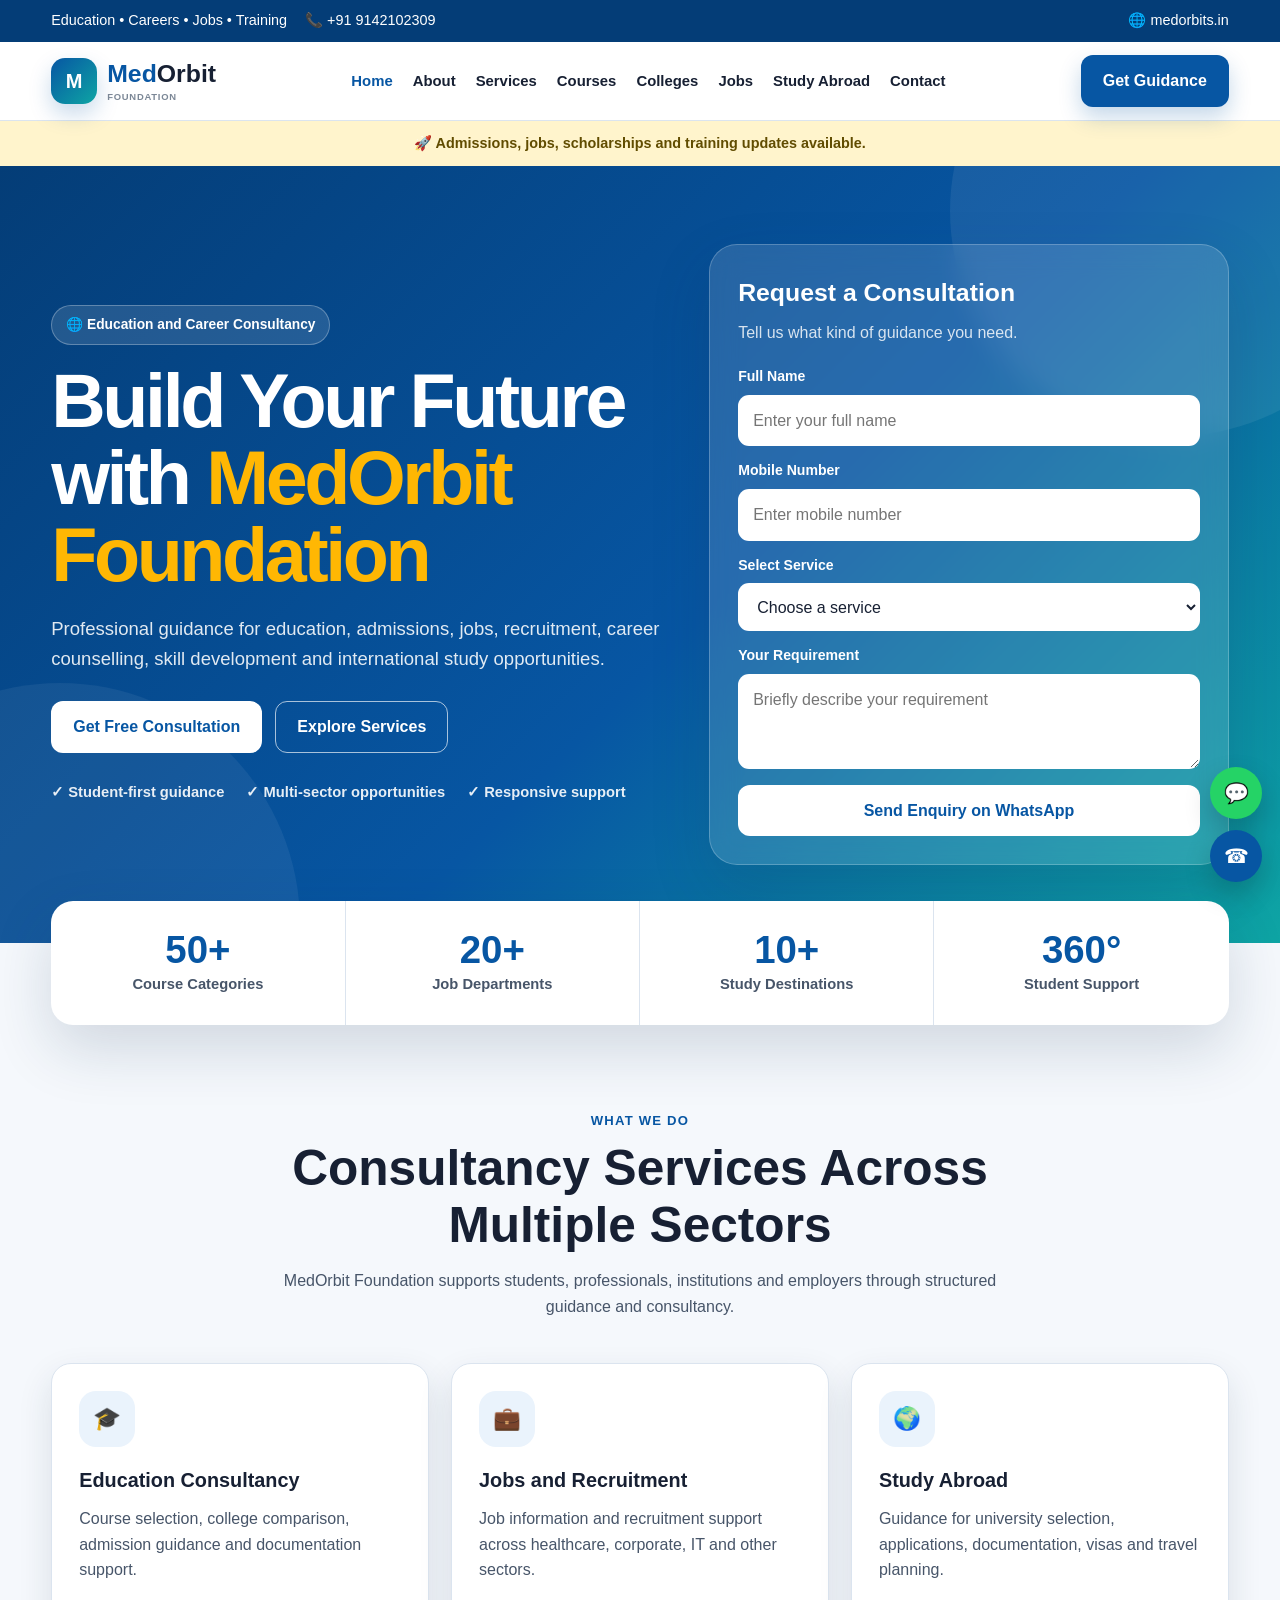
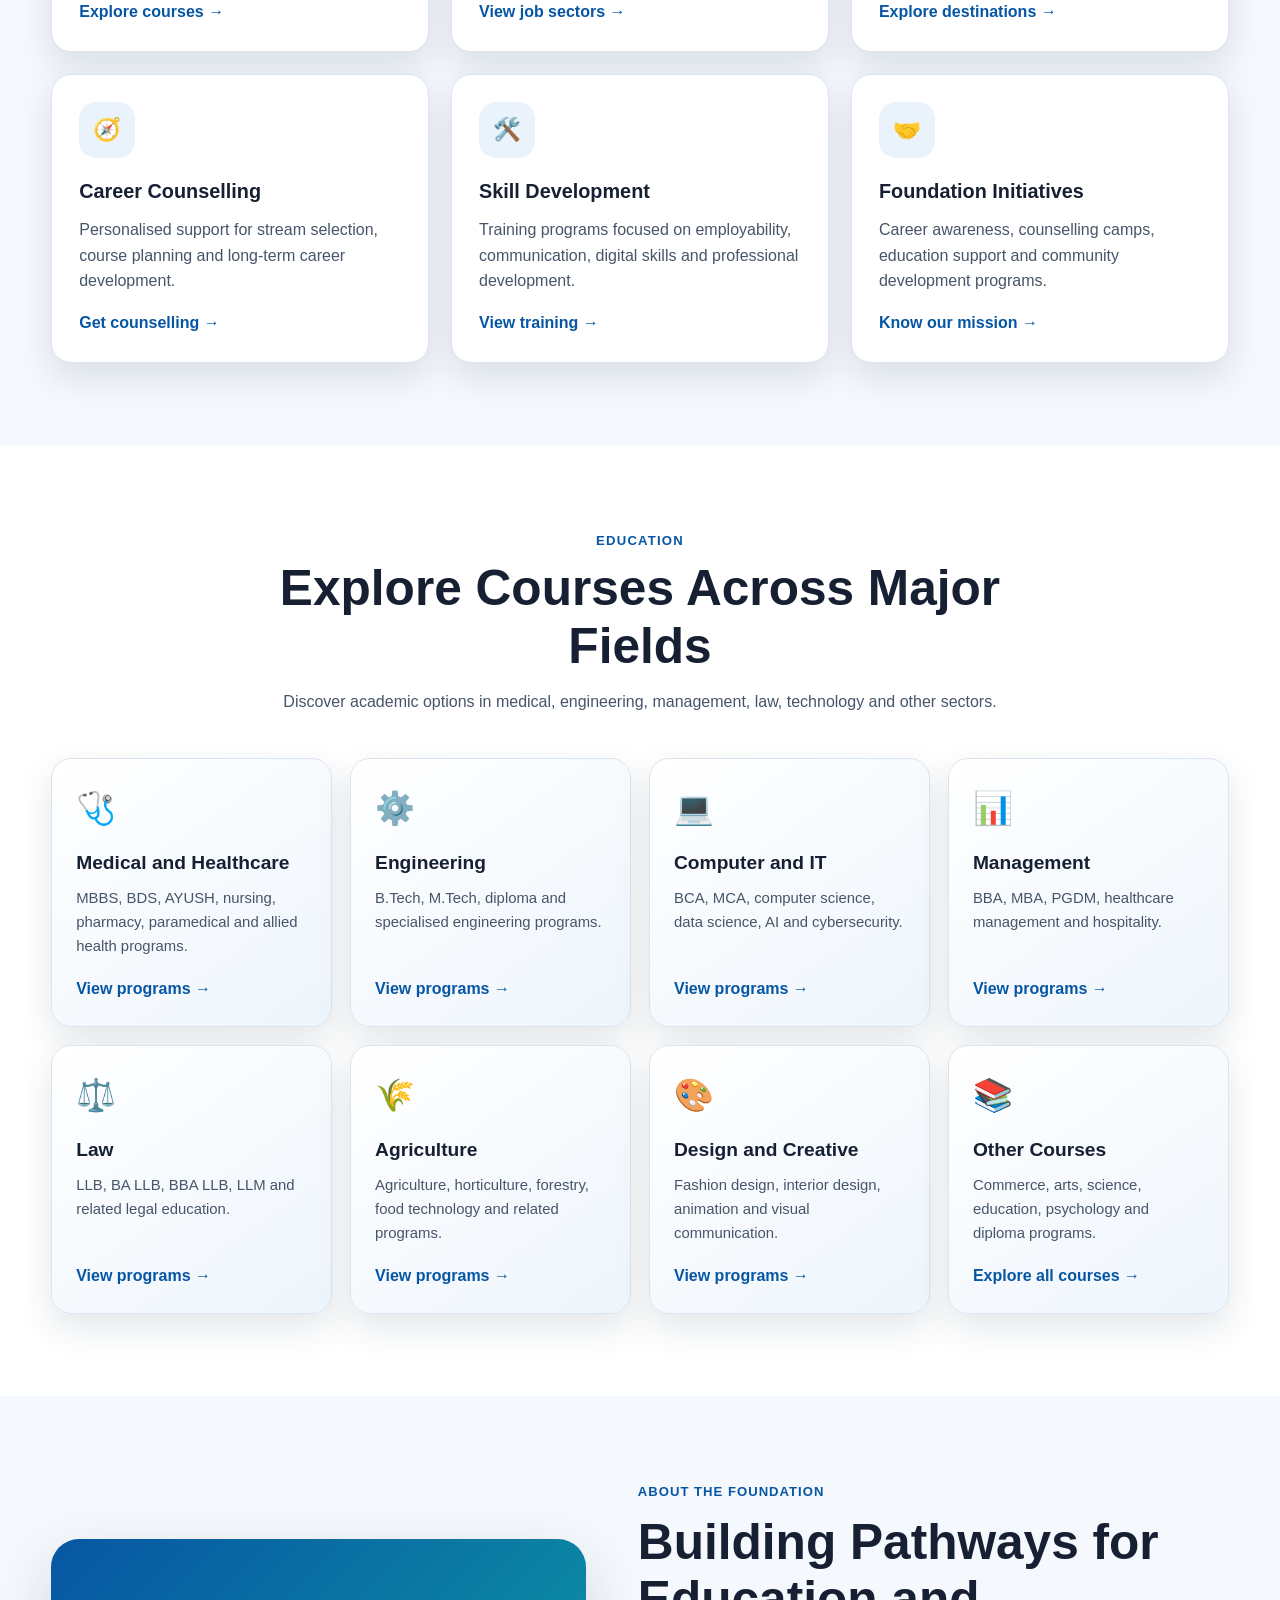
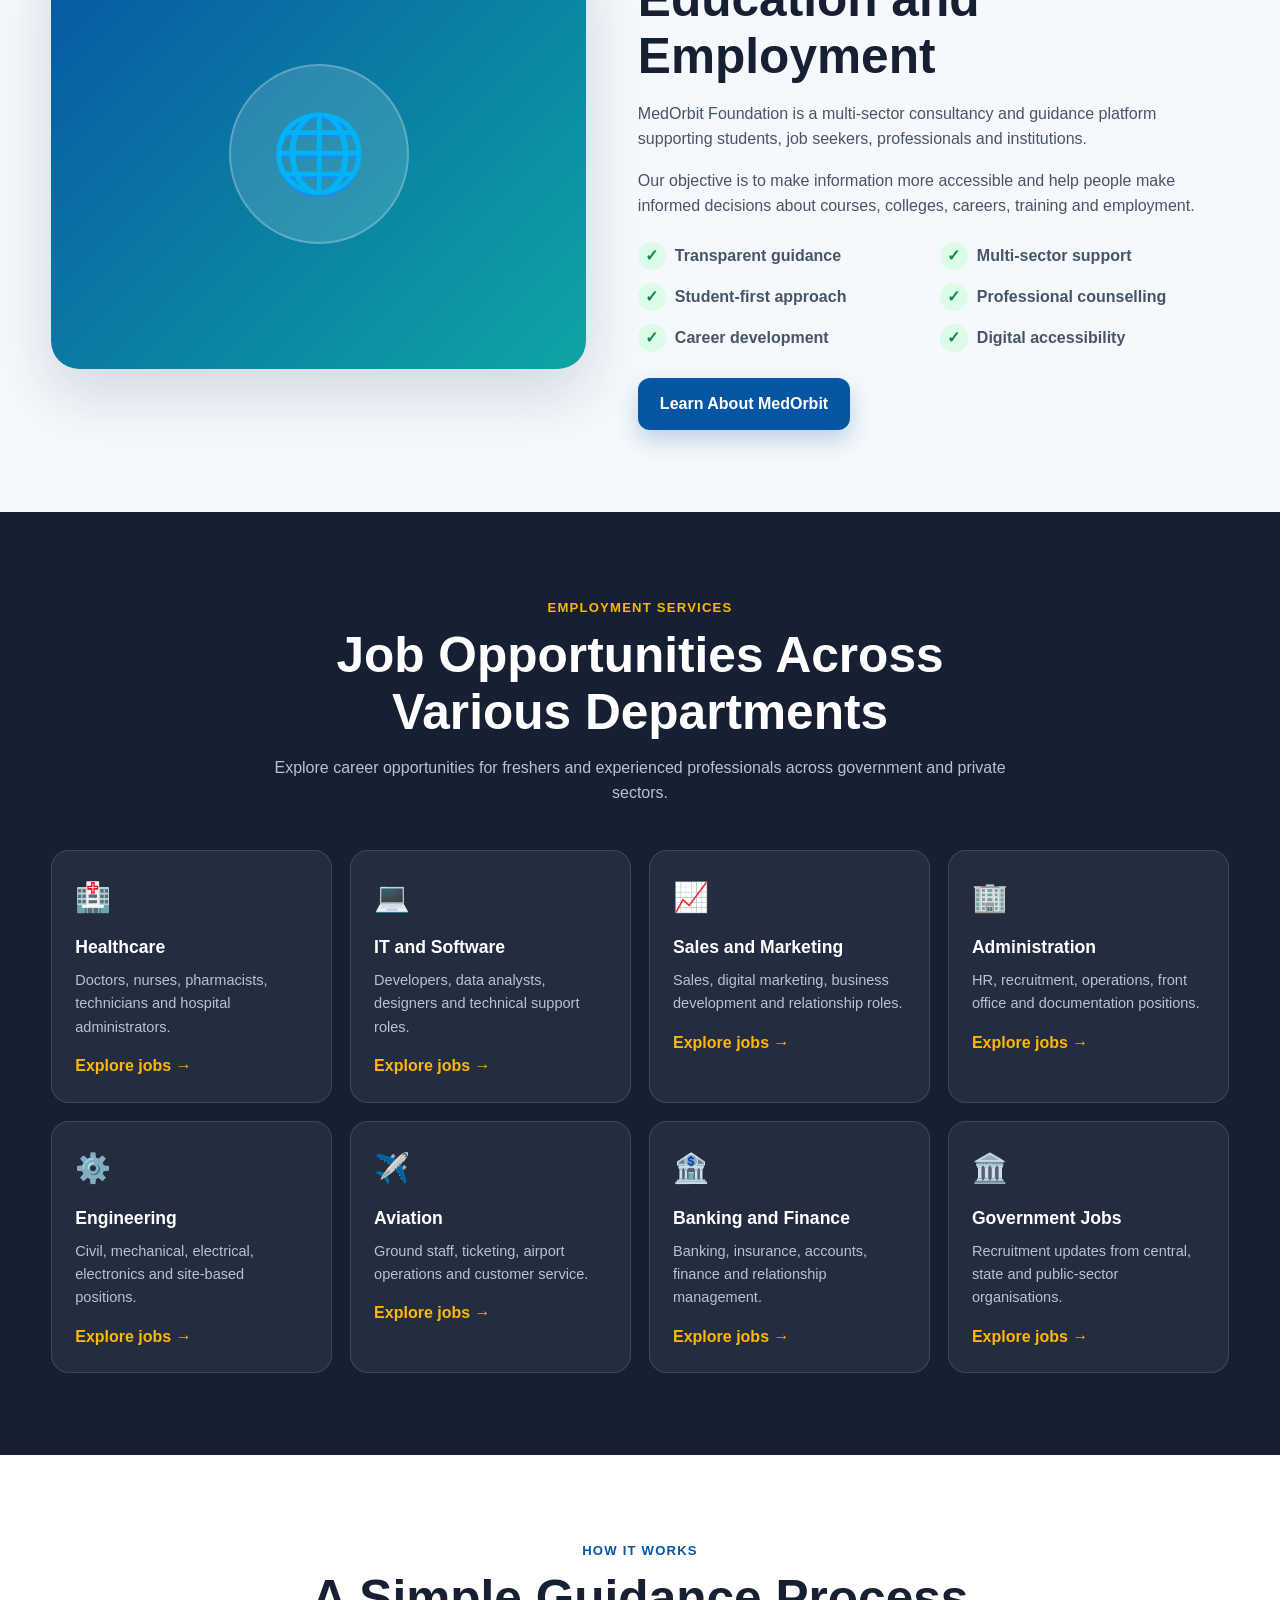
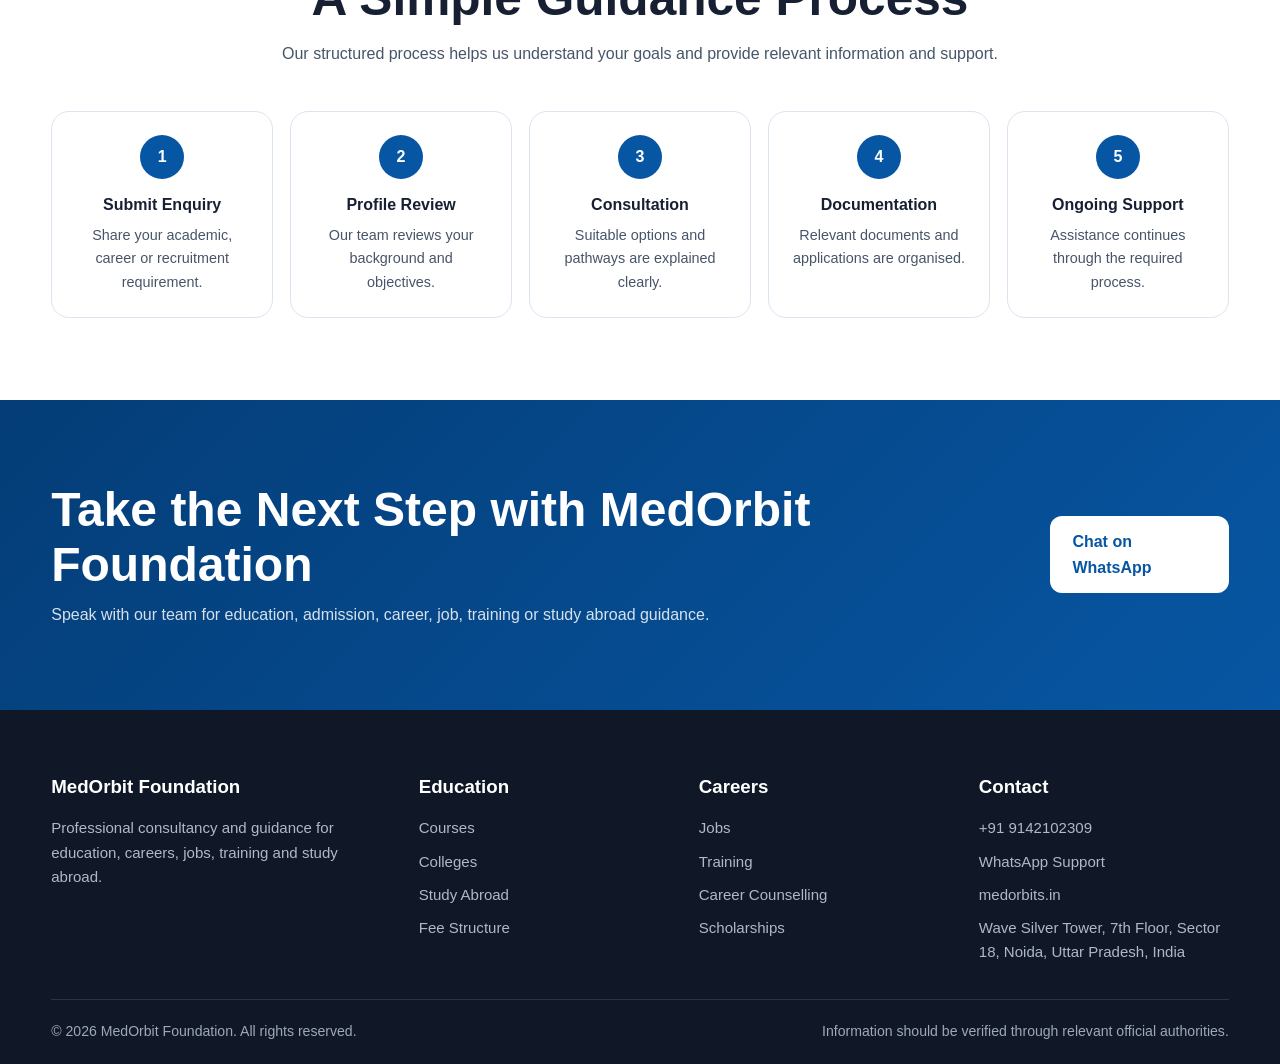
<file: index.html>
<!DOCTYPE html>
<html lang="en">
<head>
  <meta charset="UTF-8">

  <meta
    name="viewport"
    content="width=device-width, initial-scale=1.0, viewport-fit=cover"
  >

  <title>
    MedOrbit Foundation | Education, Jobs & Career Consultancy
  </title>

  <meta
    name="description"
    content="MedOrbit Foundation provides education consultancy, admission guidance, job assistance, career counselling, skill development and study abroad support."
  >

  <meta
    name="keywords"
    content="MedOrbit Foundation, education consultancy, job consultancy, admission guidance, career counselling, study abroad, skill development, recruitment services"
  >

  <meta name="author" content="MedOrbit Foundation">
  <meta name="theme-color" content="#0756a3">

  <link rel="canonical" href="https://medorbits.in/">

  <meta
    property="og:title"
    content="MedOrbit Foundation | Education, Jobs & Career Consultancy"
  >

  <meta
    property="og:description"
    content="Professional support for education, admissions, jobs, training, career counselling and study abroad."
  >

  <meta property="og:type" content="website">
  <meta property="og:url" content="https://medorbits.in/">

  <style>
    :root {
      --primary: #0756a3;
      --primary-dark: #043d77;
      --secondary: #0ea5a4;
      --accent: #ffb703;
      --success: #138a4b;
      --danger: #dc2626;
      --dark: #172033;
      --text: #475569;
      --muted: #7b8796;
      --light: #f5f8fc;
      --white: #ffffff;
      --border: #dbe4ef;

      --shadow:
        0 14px 34px rgba(21, 47, 78, 0.12);

      --shadow-large:
        0 24px 60px rgba(21, 47, 78, 0.16);

      --radius: 20px;
      --radius-large: 28px;
    }

    * {
      margin: 0;
      padding: 0;
      box-sizing: border-box;
    }

    html {
      scroll-behavior: smooth;
      -webkit-text-size-adjust: 100%;
    }

    body {
      font-family: Arial, Helvetica, sans-serif;
      background: var(--light);
      color: var(--dark);
      line-height: 1.6;
      overflow-x: hidden;
    }

    body.menu-open {
      overflow: hidden;
    }

    img {
      width: 100%;
      max-width: 100%;
      display: block;
    }

    a {
      color: inherit;
      text-decoration: none;
    }

    ul {
      list-style: none;
    }

    button,
    input,
    select,
    textarea {
      font: inherit;
    }

    button {
      cursor: pointer;
    }

    .container {
      width: min(1180px, 92%);
      margin: auto;
    }

    .section {
      padding: 82px 0;
    }

    .section-white {
      background: var(--white);
    }

    .section-dark {
      background: var(--dark);
      color: var(--white);
    }

    .section-heading {
      max-width: 780px;
      margin: 0 auto 44px;
      text-align: center;
    }

    .section-heading span {
      display: inline-block;
      margin-bottom: 9px;
      color: var(--primary);
      font-size: 0.82rem;
      font-weight: 900;
      letter-spacing: 1.2px;
      text-transform: uppercase;
    }

    .section-heading h2 {
      margin-bottom: 14px;
      font-size: clamp(2rem, 4vw, 3.1rem);
      line-height: 1.15;
    }

    .section-heading p {
      color: var(--text);
      font-size: 1rem;
    }

    .section-dark .section-heading span {
      color: var(--accent);
    }

    .section-dark .section-heading p {
      color: #b8c3d1;
    }

    .btn {
      min-height: 48px;
      display: inline-flex;
      align-items: center;
      justify-content: center;
      gap: 8px;
      padding: 12px 21px;
      border: 1px solid transparent;
      border-radius: 12px;
      font-weight: 800;
      transition:
        transform 0.25s ease,
        background 0.25s ease,
        color 0.25s ease,
        box-shadow 0.25s ease;
    }

    .btn:hover {
      transform: translateY(-2px);
    }

    .btn-primary {
      background: var(--primary);
      color: var(--white);
      box-shadow:
        0 10px 22px rgba(7, 86, 163, 0.24);
    }

    .btn-primary:hover {
      background: var(--primary-dark);
    }

    .btn-light {
      background: var(--white);
      color: var(--primary);
    }

    .btn-outline {
      border-color: rgba(255, 255, 255, 0.65);
      color: var(--white);
      background: transparent;
    }

    .btn-secondary {
      background: var(--secondary);
      color: var(--white);
    }

    .topbar {
      background: var(--primary-dark);
      color: var(--white);
      font-size: 0.9rem;
    }

    .topbar-inner {
      min-height: 42px;
      display: flex;
      align-items: center;
      justify-content: space-between;
      gap: 16px;
    }

    .topbar-group {
      display: flex;
      align-items: center;
      gap: 18px;
      flex-wrap: wrap;
    }

    .header {
      position: sticky;
      top: 0;
      z-index: 1000;
      background: rgba(255, 255, 255, 0.97);
      backdrop-filter: blur(12px);
      border-bottom: 1px solid var(--border);
    }

    .navbar {
      min-height: 78px;
      display: flex;
      align-items: center;
      justify-content: space-between;
      gap: 20px;
    }

    .logo {
      display: flex;
      align-items: center;
      gap: 10px;
    }

    .logo-icon {
      width: 46px;
      height: 46px;
      display: grid;
      place-items: center;
      border-radius: 14px;
      background:
        linear-gradient(
          135deg,
          var(--primary),
          var(--secondary)
        );
      color: var(--white);
      font-weight: 900;
      font-size: 1.25rem;
      box-shadow:
        0 10px 22px rgba(7, 86, 163, 0.22);
    }

    .logo-copy {
      display: grid;
      line-height: 1.05;
    }

    .logo-name {
      color: var(--primary);
      font-size: 1.55rem;
      font-weight: 900;
    }

    .logo-name strong {
      color: var(--dark);
    }

    .logo-copy small {
      margin-top: 5px;
      color: var(--muted);
      font-size: 0.59rem;
      font-weight: 800;
      letter-spacing: 0.08em;
      text-transform: uppercase;
    }

    .nav-links {
      display: flex;
      align-items: center;
      gap: 20px;
    }

    .nav-links a {
      color: var(--dark);
      font-size: 0.93rem;
      font-weight: 750;
    }

    .nav-links a:hover,
    .nav-links a.active {
      color: var(--primary);
    }

    .menu-toggle {
      display: none;
      width: 46px;
      height: 46px;
      border: 0;
      border-radius: 12px;
      background: #eaf3fc;
      color: var(--primary);
      font-size: 1.35rem;
    }

    .announcement {
      padding: 11px 0;
      background: #fff4cc;
      color: #614c00;
      text-align: center;
      font-size: 0.9rem;
      font-weight: 700;
    }

    .hero {
      position: relative;
      overflow: hidden;
      background:
        linear-gradient(
          135deg,
          var(--primary-dark),
          var(--primary) 56%,
          var(--secondary)
        );
      color: var(--white);
    }

    .hero::before {
      content: "";
      position: absolute;
      top: -180px;
      right: -120px;
      width: 450px;
      height: 450px;
      border-radius: 50%;
      background: rgba(255, 255, 255, 0.07);
    }

    .hero::after {
      content: "";
      position: absolute;
      bottom: -220px;
      left: -180px;
      width: 480px;
      height: 480px;
      border-radius: 50%;
      background: rgba(255, 255, 255, 0.06);
    }

    .hero-grid {
      position: relative;
      z-index: 2;
      min-height: 610px;
      padding: 78px 0;
      display: grid;
      grid-template-columns: 1.08fr 0.92fr;
      gap: 48px;
      align-items: center;
    }

    .hero-badge {
      display: inline-flex;
      align-items: center;
      gap: 8px;
      margin-bottom: 18px;
      padding: 8px 14px;
      border: 1px solid rgba(255, 255, 255, 0.28);
      border-radius: 999px;
      background: rgba(255, 255, 255, 0.12);
      font-size: 0.86rem;
      font-weight: 800;
    }

    .hero h1 {
      max-width: 760px;
      margin-bottom: 20px;
      font-size: clamp(2.55rem, 5.9vw, 5rem);
      line-height: 1.02;
      letter-spacing: -0.045em;
    }

    .hero h1 span {
      color: var(--accent);
    }

    .hero-copy > p {
      max-width: 680px;
      color: rgba(255, 255, 255, 0.88);
      font-size: clamp(1rem, 2vw, 1.16rem);
    }

    .hero-actions {
      display: flex;
      gap: 13px;
      flex-wrap: wrap;
      margin-top: 28px;
    }

    .hero-points {
      display: flex;
      gap: 22px;
      flex-wrap: wrap;
      margin-top: 28px;
    }

    .hero-point {
      display: flex;
      align-items: center;
      gap: 8px;
      color: rgba(255, 255, 255, 0.9);
      font-size: 0.92rem;
      font-weight: 700;
    }

    .hero-form {
      padding: 28px;
      border:
        1px solid rgba(255, 255, 255, 0.22);
      border-radius: var(--radius-large);
      background: rgba(255, 255, 255, 0.13);
      backdrop-filter: blur(14px);
      box-shadow: var(--shadow-large);
    }

    .hero-form h2 {
      margin-bottom: 7px;
      font-size: 1.55rem;
    }

    .hero-form > p {
      margin-bottom: 20px;
      color: rgba(255, 255, 255, 0.82);
    }

    .form-grid {
      display: grid;
      gap: 13px;
    }

    .field {
      display: grid;
      gap: 7px;
    }

    .field label {
      font-size: 0.88rem;
      font-weight: 800;
    }

    .field input,
    .field select,
    .field textarea {
      width: 100%;
      min-height: 48px;
      padding: 12px 14px;
      border:
        1px solid rgba(255, 255, 255, 0.25);
      border-radius: 11px;
      outline: none;
      background: var(--white);
      color: var(--dark);
    }

    .field textarea {
      min-height: 95px;
      resize: vertical;
    }

    .hero-form .btn {
      width: 100%;
      margin-top: 3px;
    }

    .stats {
      margin-top: -42px;
      position: relative;
      z-index: 10;
    }

    .stats-grid {
      display: grid;
      grid-template-columns: repeat(4, minmax(0, 1fr));
      border-radius: 22px;
      overflow: hidden;
      background: var(--white);
      box-shadow: var(--shadow-large);
    }

    .stat-card {
      padding: 28px 20px;
      text-align: center;
      border-right: 1px solid var(--border);
    }

    .stat-card:last-child {
      border-right: 0;
    }

    .stat-card strong {
      display: block;
      color: var(--primary);
      font-size: clamp(1.8rem, 3vw, 2.7rem);
      line-height: 1.1;
    }

    .stat-card span {
      color: var(--text);
      font-size: 0.92rem;
      font-weight: 700;
    }

    .services-grid {
      display: grid;
      grid-template-columns:
        repeat(3, minmax(0, 1fr));
      gap: 22px;
    }

    .service-card {
      padding: 27px;
      background: var(--white);
      border: 1px solid var(--border);
      border-radius: var(--radius);
      box-shadow: var(--shadow);
      transition:
        transform 0.25s ease,
        box-shadow 0.25s ease;
    }

    .service-card:hover {
      transform: translateY(-6px);
      box-shadow: var(--shadow-large);
    }

    .service-icon {
      width: 56px;
      height: 56px;
      display: grid;
      place-items: center;
      margin-bottom: 18px;
      border-radius: 17px;
      background: #eaf3fc;
      font-size: 1.4rem;
    }

    .service-card h3 {
      margin-bottom: 9px;
      font-size: 1.24rem;
    }

    .service-card p {
      margin-bottom: 16px;
      color: var(--text);
    }

    .service-card a {
      color: var(--primary);
      font-weight: 800;
    }

    .category-grid {
      display: grid;
      grid-template-columns:
        repeat(4, minmax(0, 1fr));
      gap: 18px;
    }

    .category-card {
      min-height: 210px;
      display: flex;
      flex-direction: column;
      justify-content: space-between;
      padding: 24px;
      border-radius: 20px;
      background:
        linear-gradient(
          145deg,
          #ffffff,
          #eef5fc
        );
      border: 1px solid var(--border);
      box-shadow: var(--shadow);
      transition: transform 0.25s ease;
    }

    .category-card:hover {
      transform: translateY(-5px);
    }

    .category-card span {
      font-size: 2rem;
    }

    .category-card h3 {
      margin: 14px 0 8px;
      font-size: 1.2rem;
    }

    .category-card p {
      color: var(--text);
      font-size: 0.93rem;
    }

    .category-card a {
      margin-top: 18px;
      color: var(--primary);
      font-weight: 800;
    }

    .about-grid {
      display: grid;
      grid-template-columns: 0.95fr 1.05fr;
      gap: 52px;
      align-items: center;
    }

    .about-visual {
      min-height: 430px;
      display: grid;
      place-items: center;
      padding: 30px;
      border-radius: 28px;
      background:
        linear-gradient(
          135deg,
          var(--primary),
          var(--secondary)
        );
      color: var(--white);
      box-shadow: var(--shadow-large);
    }

    .about-symbol {
      width: 180px;
      height: 180px;
      display: grid;
      place-items: center;
      border-radius: 50%;
      background: rgba(255, 255, 255, 0.14);
      border: 2px solid rgba(255, 255, 255, 0.24);
      font-size: 4.8rem;
    }

    .about-copy span {
      color: var(--primary);
      font-weight: 900;
      text-transform: uppercase;
      letter-spacing: 1px;
      font-size: 0.82rem;
    }

    .about-copy h2 {
      margin: 10px 0 16px;
      font-size: clamp(2rem, 4vw, 3.1rem);
      line-height: 1.15;
    }

    .about-copy p {
      color: var(--text);
      margin-bottom: 16px;
    }

    .feature-list {
      display: grid;
      grid-template-columns:
        repeat(2, minmax(0, 1fr));
      gap: 13px;
      margin: 23px 0 26px;
    }

    .feature-item {
      display: flex;
      align-items: center;
      gap: 9px;
      color: var(--text);
      font-weight: 700;
    }

    .feature-item i {
      width: 28px;
      height: 28px;
      display: grid;
      place-items: center;
      flex: 0 0 28px;
      border-radius: 50%;
      background: #dcfce7;
      color: var(--success);
      font-style: normal;
      font-weight: 900;
    }

    .jobs-grid {
      display: grid;
      grid-template-columns:
        repeat(4, minmax(0, 1fr));
      gap: 18px;
    }

    .job-card {
      padding: 23px;
      border:
        1px solid rgba(255, 255, 255, 0.12);
      border-radius: 18px;
      background: rgba(255, 255, 255, 0.06);
      transition:
        transform 0.25s ease,
        background 0.25s ease;
    }

    .job-card:hover {
      transform: translateY(-5px);
      background: rgba(255, 255, 255, 0.1);
    }

    .job-card span {
      font-size: 1.8rem;
    }

    .job-card h3 {
      margin: 13px 0 8px;
      color: var(--white);
      font-size: 1.1rem;
    }

    .job-card p {
      color: #b8c3d1;
      font-size: 0.91rem;
    }

    .job-card a {
      display: inline-block;
      margin-top: 14px;
      color: var(--accent);
      font-weight: 800;
    }

    .process-grid {
      display: grid;
      grid-template-columns:
        repeat(5, minmax(0, 1fr));
      gap: 17px;
    }

    .process-card {
      position: relative;
      padding: 23px;
      border: 1px solid var(--border);
      border-radius: 18px;
      background: var(--white);
      text-align: center;
    }

    .process-number {
      width: 44px;
      height: 44px;
      display: grid;
      place-items: center;
      margin: 0 auto 13px;
      border-radius: 50%;
      background: var(--primary);
      color: var(--white);
      font-weight: 900;
    }

    .process-card h3 {
      margin-bottom: 7px;
      font-size: 1rem;
    }

    .process-card p {
      color: var(--text);
      font-size: 0.9rem;
    }

    .cta {
      background:
        linear-gradient(
          135deg,
          var(--primary-dark),
          var(--primary)
        );
      color: var(--white);
    }

    .cta-box {
      display: flex;
      align-items: center;
      justify-content: space-between;
      gap: 28px;
    }

    .cta h2 {
      margin-bottom: 10px;
      font-size: clamp(2rem, 4vw, 3rem);
      line-height: 1.15;
    }

    .cta p {
      max-width: 690px;
      color: rgba(255, 255, 255, 0.84);
    }

    .footer {
      padding: 62px 0 22px;
      background: #101827;
      color: #dbe4ef;
    }

    .footer-grid {
      display: grid;
      grid-template-columns:
        1.35fr 1fr 1fr 1fr;
      gap: 30px;
    }

    .footer h3 {
      margin-bottom: 15px;
      color: var(--white);
    }

    .footer p,
    .footer a {
      color: #aeb9c8;
      font-size: 0.94rem;
    }

    .footer a:hover {
      color: var(--white);
    }

    .footer-links {
      display: grid;
      gap: 9px;
    }

    .footer-bottom {
      margin-top: 35px;
      padding-top: 20px;
      display: flex;
      justify-content: space-between;
      gap: 16px;
      flex-wrap: wrap;
      border-top:
        1px solid rgba(255, 255, 255, 0.12);
      color: #9da9b7;
      font-size: 0.88rem;
    }

    .floating-buttons {
      position: fixed;
      right: 18px;
      bottom: 18px;
      z-index: 900;
      display: grid;
      gap: 11px;
    }

    .float-btn {
      width: 52px;
      height: 52px;
      display: grid;
      place-items: center;
      border-radius: 50%;
      color: var(--white);
      font-size: 1.25rem;
      box-shadow:
        0 12px 28px rgba(0, 0, 0, 0.2);
    }

    .whatsapp {
      background: #25d366;
    }

    .call {
      background: var(--primary);
    }

    @media (max-width: 1050px) {
      .nav-links {
        position: fixed;
        top: 78px;
        left: 0;
        right: 0;
        max-height: calc(100vh - 78px);
        overflow-y: auto;
        display: none;
        flex-direction: column;
        align-items: flex-start;
        padding: 24px 4%;
        background: var(--white);
        border-bottom: 1px solid var(--border);
        box-shadow: var(--shadow);
      }

      .nav-links.active {
        display: flex;
      }

      .menu-toggle {
        display: block;
      }

      .nav-cta {
        display: none;
      }

      .hero-grid {
        grid-template-columns: 1fr;
        min-height: auto;
      }

      .services-grid {
        grid-template-columns:
          repeat(2, minmax(0, 1fr));
      }

      .category-grid,
      .jobs-grid {
        grid-template-columns:
          repeat(2, minmax(0, 1fr));
      }

      .about-grid {
        grid-template-columns: 1fr;
      }

      .process-grid {
        grid-template-columns:
          repeat(2, minmax(0, 1fr));
      }

      .footer-grid {
        grid-template-columns:
          repeat(2, minmax(0, 1fr));
      }
    }

    @media (max-width: 720px) {
      .container {
        width: min(94%, 1180px);
      }

      .section {
        padding: 62px 0;
      }

      .topbar-inner {
        justify-content: center;
        text-align: center;
      }

      .topbar-group {
        justify-content: center;
      }

      .topbar-group span:first-child {
        display: none;
      }

      .logo-copy small {
        display: none;
      }

      .hero-grid {
        padding: 60px 0 82px;
        gap: 33px;
      }

      .hero h1 {
        font-size: clamp(2.3rem, 12vw, 3.5rem);
      }

      .hero-actions {
        display: grid;
      }

      .hero-actions .btn {
        width: 100%;
      }

      .hero-points {
        display: grid;
        gap: 10px;
      }

      .stats {
        margin-top: -35px;
      }

      .stats-grid {
        grid-template-columns:
          repeat(2, minmax(0, 1fr));
      }

      .stat-card:nth-child(2) {
        border-right: 0;
      }

      .stat-card:nth-child(1),
      .stat-card:nth-child(2) {
        border-bottom: 1px solid var(--border);
      }

      .services-grid,
      .category-grid,
      .jobs-grid,
      .process-grid,
      .footer-grid {
        grid-template-columns: 1fr;
      }

      .feature-list {
        grid-template-columns: 1fr;
      }

      .about-visual {
        min-height: 320px;
      }

      .cta-box {
        align-items: flex-start;
        flex-direction: column;
      }

      .cta-box .btn {
        width: 100%;
      }

      .footer-bottom {
        flex-direction: column;
      }
    }

    @media (max-width: 420px) {
      .logo-name {
        font-size: 1.34rem;
      }

      .logo-icon {
        width: 40px;
        height: 40px;
      }

      .hero-form,
      .service-card,
      .category-card {
        padding: 20px;
      }

      .topbar-group {
        flex-direction: column;
        gap: 1px;
        padding: 5px 0;
      }

      .floating-buttons {
        right: 12px;
        bottom: 12px;
      }

      .float-btn {
        width: 48px;
        height: 48px;
      }
    }
  </style>
</head>

<body>

  <div class="topbar">
    <div class="container topbar-inner">

      <div class="topbar-group">
        <span>
          Education • Careers • Jobs • Training
        </span>

        <span>
          📞 +91 9142102309
        </span>
      </div>

      <a href="https://medorbits.in">
        🌐 medorbits.in
      </a>

    </div>
  </div>

  <header class="header">
    <div class="container navbar">

      <a href="index.html" class="logo">

        <span class="logo-icon">
          M
        </span>

        <span class="logo-copy">

          <span class="logo-name">
            Med<strong>Orbit</strong>
          </span>

          <small>
            Foundation
          </small>

        </span>
      </a>

      <button
        class="menu-toggle"
        id="menuToggle"
        aria-label="Open navigation menu"
      >
        ☰
      </button>

      <ul class="nav-links" id="navLinks">

        <li>
          <a href="index.html" class="active">
            Home
          </a>
        </li>

        <li>
          <a href="about.html">
            About
          </a>
        </li>

        <li>
          <a href="services.html">
            Services
          </a>
        </li>

        <li>
          <a href="courses.html">
            Courses
          </a>
        </li>

        <li>
          <a href="colleges.html">
            Colleges
          </a>
        </li>

        <li>
          <a href="jobs.html">
            Jobs
          </a>
        </li>

        <li>
          <a href="study-abroad.html">
            Study Abroad
          </a>
        </li>

        <li>
          <a href="contact.html">
            Contact
          </a>
        </li>

      </ul>

      <a
        class="btn btn-primary nav-cta"
        href="https://wa.me/919142102309?text=Hello%20MedOrbit%20Foundation%2C%20I%20need%20guidance."
      >
        Get Guidance
      </a>

    </div>
  </header>

  <div class="announcement">
    🚀 Admissions, jobs, scholarships and training updates available.
  </div>

  <main>

    <section class="hero">
      <div class="container hero-grid">

        <div class="hero-copy">

          <span class="hero-badge">
            🌐 Education and Career Consultancy
          </span>

          <h1>
            Build Your Future with
            <span>MedOrbit Foundation</span>
          </h1>

          <p>
            Professional guidance for education, admissions, jobs,
            recruitment, career counselling, skill development and
            international study opportunities.
          </p>

          <div class="hero-actions">

            <a
              class="btn btn-light"
              href="https://wa.me/919142102309?text=Hello%20MedOrbit%20Foundation%2C%20I%20need%20a%20free%20consultation."
            >
              Get Free Consultation
            </a>

            <a
              class="btn btn-outline"
              href="#services"
            >
              Explore Services
            </a>

          </div>

          <div class="hero-points">

            <div class="hero-point">
              ✓ Student-first guidance
            </div>

            <div class="hero-point">
              ✓ Multi-sector opportunities
            </div>

            <div class="hero-point">
              ✓ Responsive support
            </div>

          </div>

        </div>

        <form
          class="hero-form"
          id="consultationForm"
        >

          <h2>
            Request a Consultation
          </h2>

          <p>
            Tell us what kind of guidance you need.
          </p>

          <div class="form-grid">

            <div class="field">
              <label for="name">
                Full Name
              </label>

              <input
                type="text"
                id="name"
                placeholder="Enter your full name"
                required
              >
            </div>

            <div class="field">
              <label for="phone">
                Mobile Number
              </label>

              <input
                type="tel"
                id="phone"
                placeholder="Enter mobile number"
                inputmode="numeric"
                required
              >
            </div>

            <div class="field">
              <label for="service">
                Select Service
              </label>

              <select id="service" required>

                <option value="">
                  Choose a service
                </option>

                <option>
                  Education Consultancy
                </option>

                <option>
                  Admission Guidance
                </option>

                <option>
                  Job Assistance
                </option>

                <option>
                  Career Counselling
                </option>

                <option>
                  Study Abroad
                </option>

                <option>
                  Skill Development
                </option>

                <option>
                  Recruitment Services
                </option>

              </select>
            </div>

            <div class="field">
              <label for="message">
                Your Requirement
              </label>

              <textarea
                id="message"
                placeholder="Briefly describe your requirement"
              ></textarea>
            </div>

            <button
              type="submit"
              class="btn btn-light"
            >
              Send Enquiry on WhatsApp
            </button>

          </div>
        </form>

      </div>
    </section>

    <section class="stats">
      <div class="container">

        <div class="stats-grid">

          <div class="stat-card">
            <strong>50+</strong>
            <span>Course Categories</span>
          </div>

          <div class="stat-card">
            <strong>20+</strong>
            <span>Job Departments</span>
          </div>

          <div class="stat-card">
            <strong>10+</strong>
            <span>Study Destinations</span>
          </div>

          <div class="stat-card">
            <strong>360°</strong>
            <span>Student Support</span>
          </div>

        </div>

      </div>
    </section>

    <section class="section" id="services">
      <div class="container">

        <div class="section-heading">

          <span>
            What We Do
          </span>

          <h2>
            Consultancy Services Across Multiple Sectors
          </h2>

          <p>
            MedOrbit Foundation supports students, professionals,
            institutions and employers through structured guidance and
            consultancy.
          </p>

        </div>

        <div class="services-grid">

          <article class="service-card">

            <div class="service-icon">
              🎓
            </div>

            <h3>
              Education Consultancy
            </h3>

            <p>
              Course selection, college comparison, admission guidance
              and documentation support.
            </p>

            <a href="courses.html">
              Explore courses →
            </a>

          </article>

          <article class="service-card">

            <div class="service-icon">
              💼
            </div>

            <h3>
              Jobs and Recruitment
            </h3>

            <p>
              Job information and recruitment support across healthcare,
              corporate, IT and other sectors.
            </p>

            <a href="jobs.html">
              View job sectors →
            </a>

          </article>

          <article class="service-card">

            <div class="service-icon">
              🌍
            </div>

            <h3>
              Study Abroad
            </h3>

            <p>
              Guidance for university selection, applications,
              documentation, visas and travel planning.
            </p>

            <a href="study-abroad.html">
              Explore destinations →
            </a>

          </article>

          <article class="service-card">

            <div class="service-icon">
              🧭
            </div>

            <h3>
              Career Counselling
            </h3>

            <p>
              Personalised support for stream selection, course planning
              and long-term career development.
            </p>

            <a href="career-counselling.html">
              Get counselling →
            </a>

          </article>

          <article class="service-card">

            <div class="service-icon">
              🛠️
            </div>

            <h3>
              Skill Development
            </h3>

            <p>
              Training programs focused on employability, communication,
              digital skills and professional development.
            </p>

            <a href="training.html">
              View training →
            </a>

          </article>

          <article class="service-card">

            <div class="service-icon">
              🤝
            </div>

            <h3>
              Foundation Initiatives
            </h3>

            <p>
              Career awareness, counselling camps, education support and
              community development programs.
            </p>

            <a href="about.html">
              Know our mission →
            </a>

          </article>

        </div>

      </div>
    </section>

    <section class="section section-white">
      <div class="container">

        <div class="section-heading">

          <span>
            Education
          </span>

          <h2>
            Explore Courses Across Major Fields
          </h2>

          <p>
            Discover academic options in medical, engineering,
            management, law, technology and other sectors.
          </p>

        </div>

        <div class="category-grid">

          <article class="category-card">
            <div>
              <span>🩺</span>
              <h3>Medical and Healthcare</h3>
              <p>
                MBBS, BDS, AYUSH, nursing, pharmacy, paramedical and
                allied health programs.
              </p>
            </div>

            <a href="courses/medical.html">
              View programs →
            </a>
          </article>

          <article class="category-card">
            <div>
              <span>⚙️</span>
              <h3>Engineering</h3>
              <p>
                B.Tech, M.Tech, diploma and specialised engineering
                programs.
              </p>
            </div>

            <a href="courses/engineering.html">
              View programs →
            </a>
          </article>

          <article class="category-card">
            <div>
              <span>💻</span>
              <h3>Computer and IT</h3>
              <p>
                BCA, MCA, computer science, data science, AI and
                cybersecurity.
              </p>
            </div>

            <a href="courses/computer-science.html">
              View programs →
            </a>
          </article>

          <article class="category-card">
            <div>
              <span>📊</span>
              <h3>Management</h3>
              <p>
                BBA, MBA, PGDM, healthcare management and hospitality.
              </p>
            </div>

            <a href="courses/management.html">
              View programs →
            </a>
          </article>

          <article class="category-card">
            <div>
              <span>⚖️</span>
              <h3>Law</h3>
              <p>
                LLB, BA LLB, BBA LLB, LLM and related legal education.
              </p>
            </div>

            <a href="courses/law.html">
              View programs →
            </a>
          </article>

          <article class="category-card">
            <div>
              <span>🌾</span>
              <h3>Agriculture</h3>
              <p>
                Agriculture, horticulture, forestry, food technology and
                related programs.
              </p>
            </div>

            <a href="courses/agriculture.html">
              View programs →
            </a>
          </article>

          <article class="category-card">
            <div>
              <span>🎨</span>
              <h3>Design and Creative</h3>
              <p>
                Fashion design, interior design, animation and visual
                communication.
              </p>
            </div>

            <a href="courses/other-courses.html">
              View programs →
            </a>
          </article>

          <article class="category-card">
            <div>
              <span>📚</span>
              <h3>Other Courses</h3>
              <p>
                Commerce, arts, science, education, psychology and
                diploma programs.
              </p>
            </div>

            <a href="courses.html">
              Explore all courses →
            </a>
          </article>

        </div>

      </div>
    </section>

    <section class="section">
      <div class="container about-grid">

        <div class="about-visual">

          <div class="about-symbol">
            🌐
          </div>

        </div>

        <div class="about-copy">

          <span>
            About the Foundation
          </span>

          <h2>
            Building Pathways for Education and Employment
          </h2>

          <p>
            MedOrbit Foundation is a multi-sector consultancy and
            guidance platform supporting students, job seekers,
            professionals and institutions.
          </p>

          <p>
            Our objective is to make information more accessible and
            help people make informed decisions about courses,
            colleges, careers, training and employment.
          </p>

          <div class="feature-list">

            <div class="feature-item">
              <i>✓</i>
              Transparent guidance
            </div>

            <div class="feature-item">
              <i>✓</i>
              Multi-sector support
            </div>

            <div class="feature-item">
              <i>✓</i>
              Student-first approach
            </div>

            <div class="feature-item">
              <i>✓</i>
              Professional counselling
            </div>

            <div class="feature-item">
              <i>✓</i>
              Career development
            </div>

            <div class="feature-item">
              <i>✓</i>
              Digital accessibility
            </div>

          </div>

          <a
            href="about.html"
            class="btn btn-primary"
          >
            Learn About MedOrbit
          </a>

        </div>

      </div>
    </section>

    <section class="section section-dark">
      <div class="container">

        <div class="section-heading">

          <span>
            Employment Services
          </span>

          <h2>
            Job Opportunities Across Various Departments
          </h2>

          <p>
            Explore career opportunities for freshers and experienced
            professionals across government and private sectors.
          </p>

        </div>

        <div class="jobs-grid">

          <article class="job-card">
            <span>🏥</span>
            <h3>Healthcare</h3>
            <p>
              Doctors, nurses, pharmacists, technicians and hospital
              administrators.
            </p>
            <a href="jobs/healthcare-jobs.html">
              Explore jobs →
            </a>
          </article>

          <article class="job-card">
            <span>💻</span>
            <h3>IT and Software</h3>
            <p>
              Developers, data analysts, designers and technical support
              roles.
            </p>
            <a href="jobs/it-jobs.html">
              Explore jobs →
            </a>
          </article>

          <article class="job-card">
            <span>📈</span>
            <h3>Sales and Marketing</h3>
            <p>
              Sales, digital marketing, business development and
              relationship roles.
            </p>
            <a href="jobs/marketing-sales-jobs.html">
              Explore jobs →
            </a>
          </article>

          <article class="job-card">
            <span>🏢</span>
            <h3>Administration</h3>
            <p>
              HR, recruitment, operations, front office and documentation
              positions.
            </p>
            <a href="jobs/administration-jobs.html">
              Explore jobs →
            </a>
          </article>

          <article class="job-card">
            <span>⚙️</span>
            <h3>Engineering</h3>
            <p>
              Civil, mechanical, electrical, electronics and site-based
              positions.
            </p>
            <a href="jobs/engineering-jobs.html">
              Explore jobs →
            </a>
          </article>

          <article class="job-card">
            <span>✈️</span>
            <h3>Aviation</h3>
            <p>
              Ground staff, ticketing, airport operations and customer
              service.
            </p>
            <a href="jobs/aviation-jobs.html">
              Explore jobs →
            </a>
          </article>

          <article class="job-card">
            <span>🏦</span>
            <h3>Banking and Finance</h3>
            <p>
              Banking, insurance, accounts, finance and relationship
              management.
            </p>
            <a href="jobs/banking-jobs.html">
              Explore jobs →
            </a>
          </article>

          <article class="job-card">
            <span>🏛️</span>
            <h3>Government Jobs</h3>
            <p>
              Recruitment updates from central, state and public-sector
              organisations.
            </p>
            <a href="jobs/government-jobs.html">
              Explore jobs →
            </a>
          </article>

        </div>

      </div>
    </section>

    <section class="section section-white">
      <div class="container">

        <div class="section-heading">

          <span>
            How It Works
          </span>

          <h2>
            A Simple Guidance Process
          </h2>

          <p>
            Our structured process helps us understand your goals and
            provide relevant information and support.
          </p>

        </div>

        <div class="process-grid">

          <article class="process-card">

            <div class="process-number">
              1
            </div>

            <h3>
              Submit Enquiry
            </h3>

            <p>
              Share your academic, career or recruitment requirement.
            </p>

          </article>

          <article class="process-card">

            <div class="process-number">
              2
            </div>

            <h3>
              Profile Review
            </h3>

            <p>
              Our team reviews your background and objectives.
            </p>

          </article>

          <article class="process-card">

            <div class="process-number">
              3
            </div>

            <h3>
              Consultation
            </h3>

            <p>
              Suitable options and pathways are explained clearly.
            </p>

          </article>

          <article class="process-card">

            <div class="process-number">
              4
            </div>

            <h3>
              Documentation
            </h3>

            <p>
              Relevant documents and applications are organised.
            </p>

          </article>

          <article class="process-card">

            <div class="process-number">
              5
            </div>

            <h3>
              Ongoing Support
            </h3>

            <p>
              Assistance continues through the required process.
            </p>

          </article>

        </div>

      </div>
    </section>

    <section class="section cta">
      <div class="container cta-box">

        <div>

          <h2>
            Take the Next Step with MedOrbit Foundation
          </h2>

          <p>
            Speak with our team for education, admission, career, job,
            training or study abroad guidance.
          </p>

        </div>

        <a
          class="btn btn-light"
          href="https://wa.me/919142102309?text=Hello%20MedOrbit%20Foundation%2C%20I%20want%20to%20discuss%20my%20requirement."
        >
          Chat on WhatsApp
        </a>

      </div>
    </section>

  </main>

  <footer class="footer">
    <div class="container">

      <div class="footer-grid">

        <div>

          <h3>
            MedOrbit Foundation
          </h3>

          <p>
            Professional consultancy and guidance for education, careers,
            jobs, training and study abroad.
          </p>

        </div>

        <div>

          <h3>
            Education
          </h3>

          <div class="footer-links">

            <a href="courses.html">
              Courses
            </a>

            <a href="colleges.html">
              Colleges
            </a>

            <a href="study-abroad.html">
              Study Abroad
            </a>

            <a href="fee-structure.html">
              Fee Structure
            </a>

          </div>

        </div>

        <div>

          <h3>
            Careers
          </h3>

          <div class="footer-links">

            <a href="jobs.html">
              Jobs
            </a>

            <a href="training.html">
              Training
            </a>

            <a href="career-counselling.html">
              Career Counselling
            </a>

            <a href="scholarships.html">
              Scholarships
            </a>

          </div>

        </div>

        <div>

          <h3>
            Contact
          </h3>

          <div class="footer-links">

            <a href="tel:+919142102309">
              +91 9142102309
            </a>

            <a href="https://wa.me/919142102309">
              WhatsApp Support
            </a>

            <a href="https://medorbits.in">
              medorbits.in
            </a>

            <p>
              Wave Silver Tower, 7th Floor, Sector 18, Noida,
              Uttar Pradesh, India
            </p>

          </div>

        </div>

      </div>

      <div class="footer-bottom">

        <span>
          © <span id="year"></span> MedOrbit Foundation.
          All rights reserved.
        </span>

        <span>
          Information should be verified through relevant official
          authorities.
        </span>

      </div>

    </div>
  </footer>

  <div class="floating-buttons">

    <a
      class="float-btn whatsapp"
      href="https://wa.me/919142102309?text=Hello%20MedOrbit%20Foundation"
      aria-label="Chat on WhatsApp"
    >
      💬
    </a>

    <a
      class="float-btn call"
      href="tel:+919142102309"
      aria-label="Call MedOrbit Foundation"
    >
      ☎
    </a>

  </div>

  <script>
    const menuToggle =
      document.getElementById("menuToggle");

    const navLinks =
      document.getElementById("navLinks");

    menuToggle.addEventListener("click", function () {
      navLinks.classList.toggle("active");
      document.body.classList.toggle("menu-open");

      if (navLinks.classList.contains("active")) {
        menuToggle.textContent = "✕";

        menuToggle.setAttribute(
          "aria-label",
          "Close navigation menu"
        );
      } else {
        menuToggle.textContent = "☰";

        menuToggle.setAttribute(
          "aria-label",
          "Open navigation menu"
        );
      }
    });

    document
      .querySelectorAll(".nav-links a")
      .forEach(function (link) {
        link.addEventListener("click", function () {
          navLinks.classList.remove("active");
          document.body.classList.remove("menu-open");
          menuToggle.textContent = "☰";
        });
      });

    const consultationForm =
      document.getElementById("consultationForm");

    consultationForm.addEventListener(
      "submit",
      function (event) {
        event.preventDefault();

        const name =
          document.getElementById("name").value.trim();

        const phone =
          document.getElementById("phone").value.trim();

        const service =
          document.getElementById("service").value;

        const message =
          document.getElementById("message").value.trim();

        const whatsappMessage =
          "Hello MedOrbit Foundation,%0A%0A" +
          "Name: " +
          encodeURIComponent(name) +
          "%0A" +
          "Mobile: " +
          encodeURIComponent(phone) +
          "%0A" +
          "Service Required: " +
          encodeURIComponent(service) +
          "%0A" +
          "Requirement: " +
          encodeURIComponent(message || "Not provided");

        const whatsappURL =
          "https://wa.me/919142102309?text=" +
          whatsappMessage;

        window.open(
          whatsappURL,
          "_blank",
          "noopener,noreferrer"
        );
      }
    );

    document.getElementById("year").textContent =
      new Date().getFullYear();
  </script>

</body>
</html>
</file>
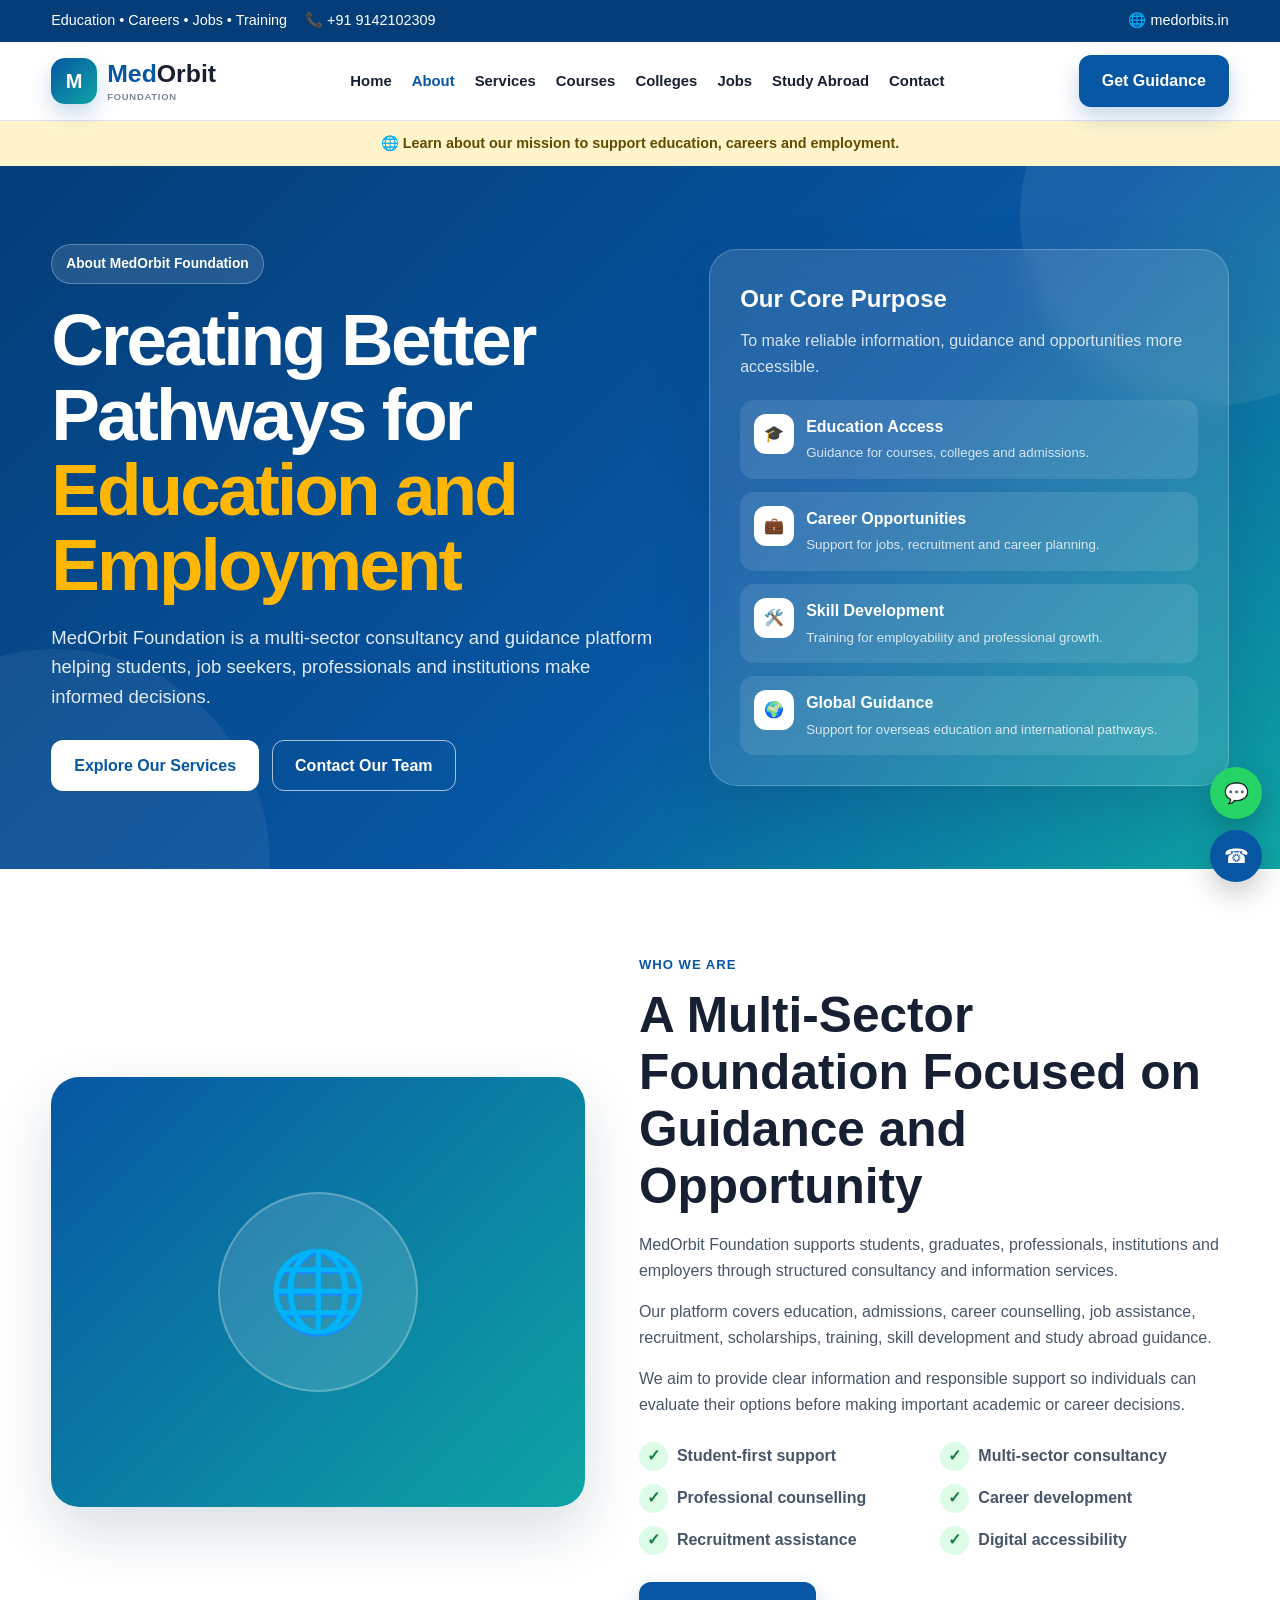
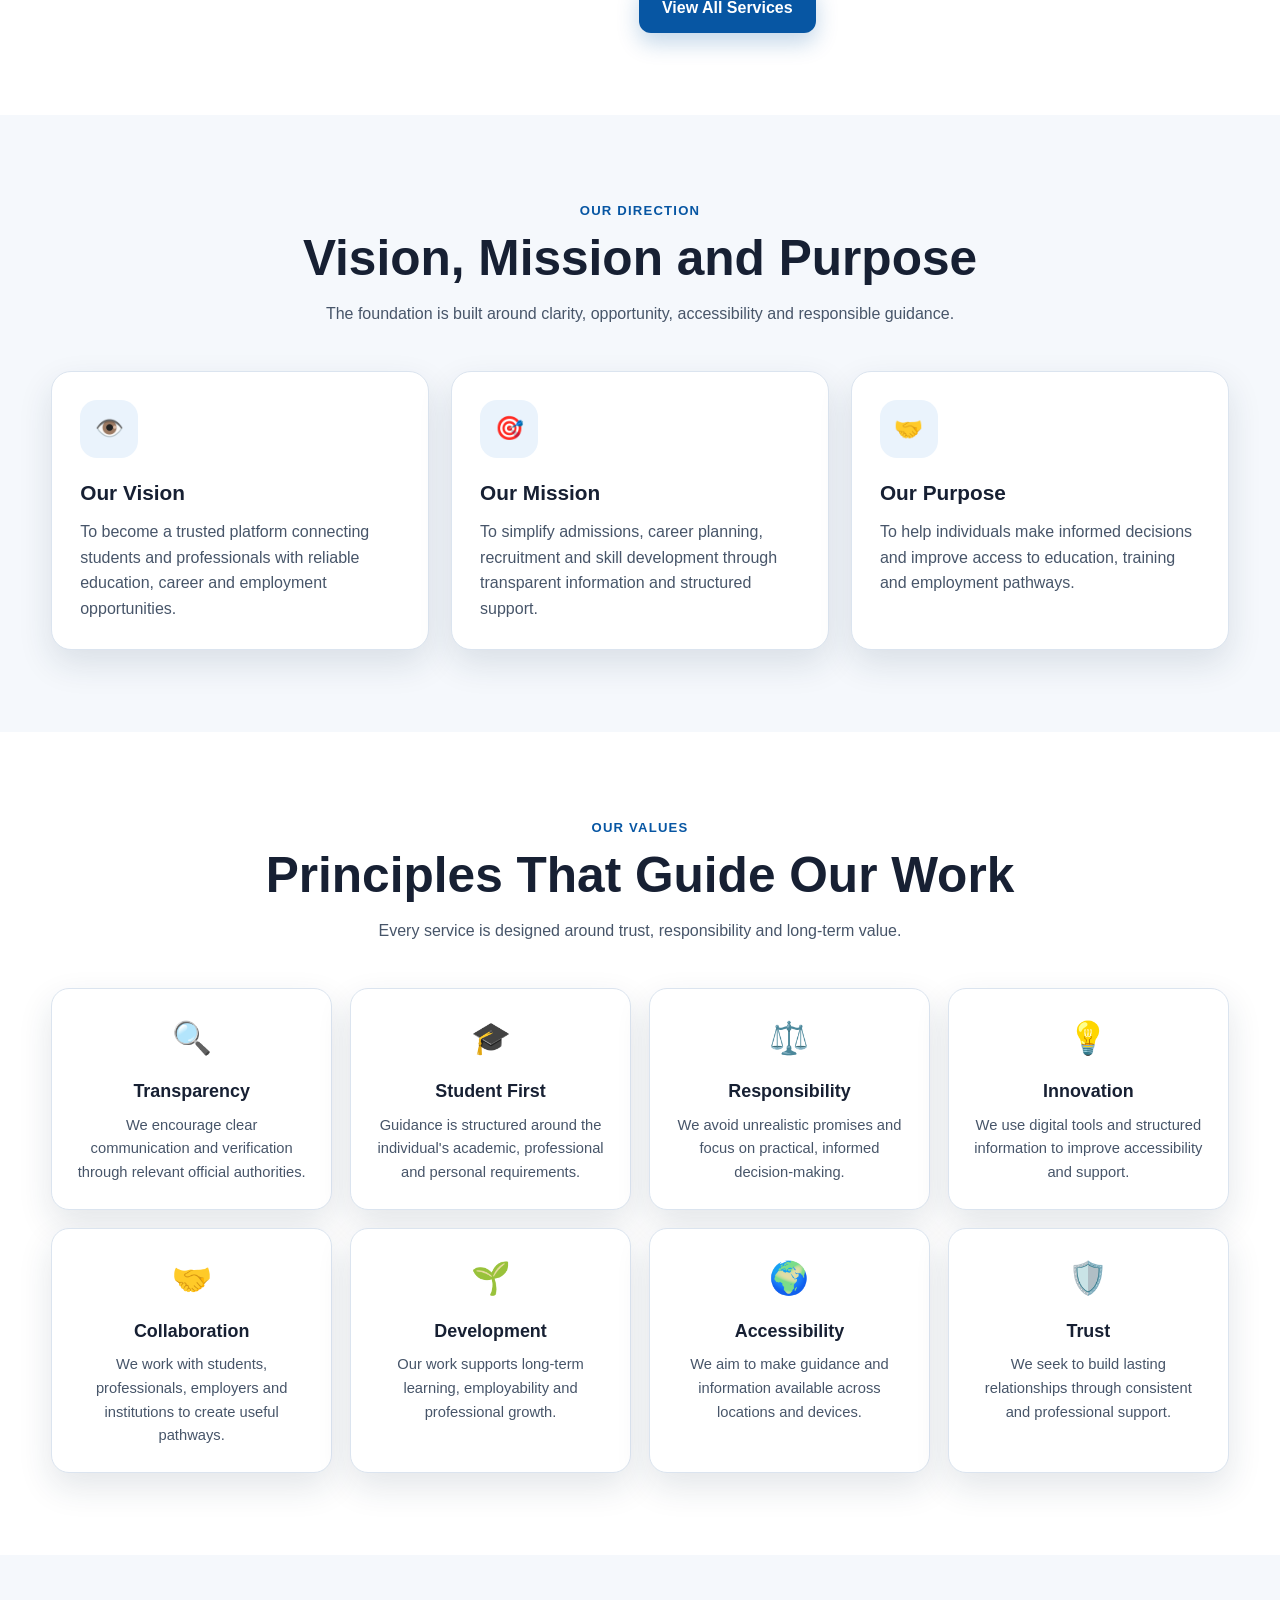
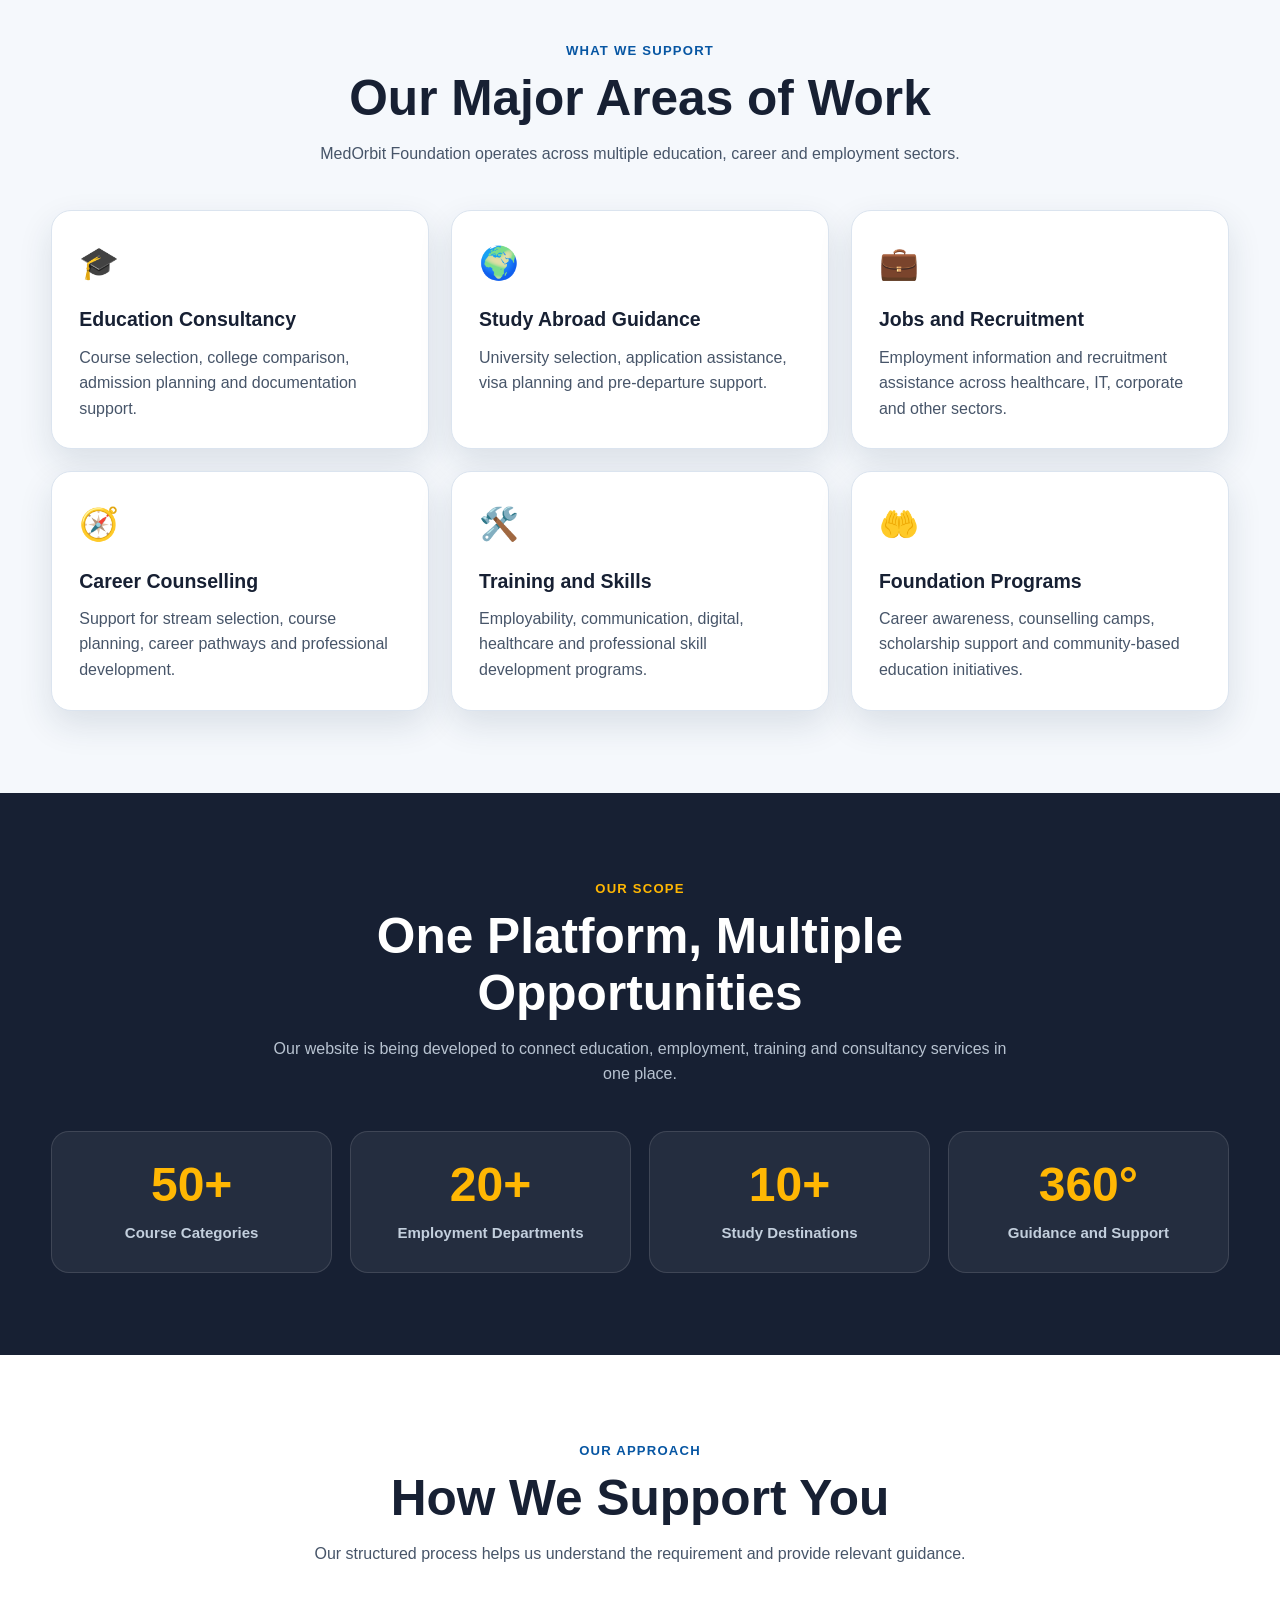
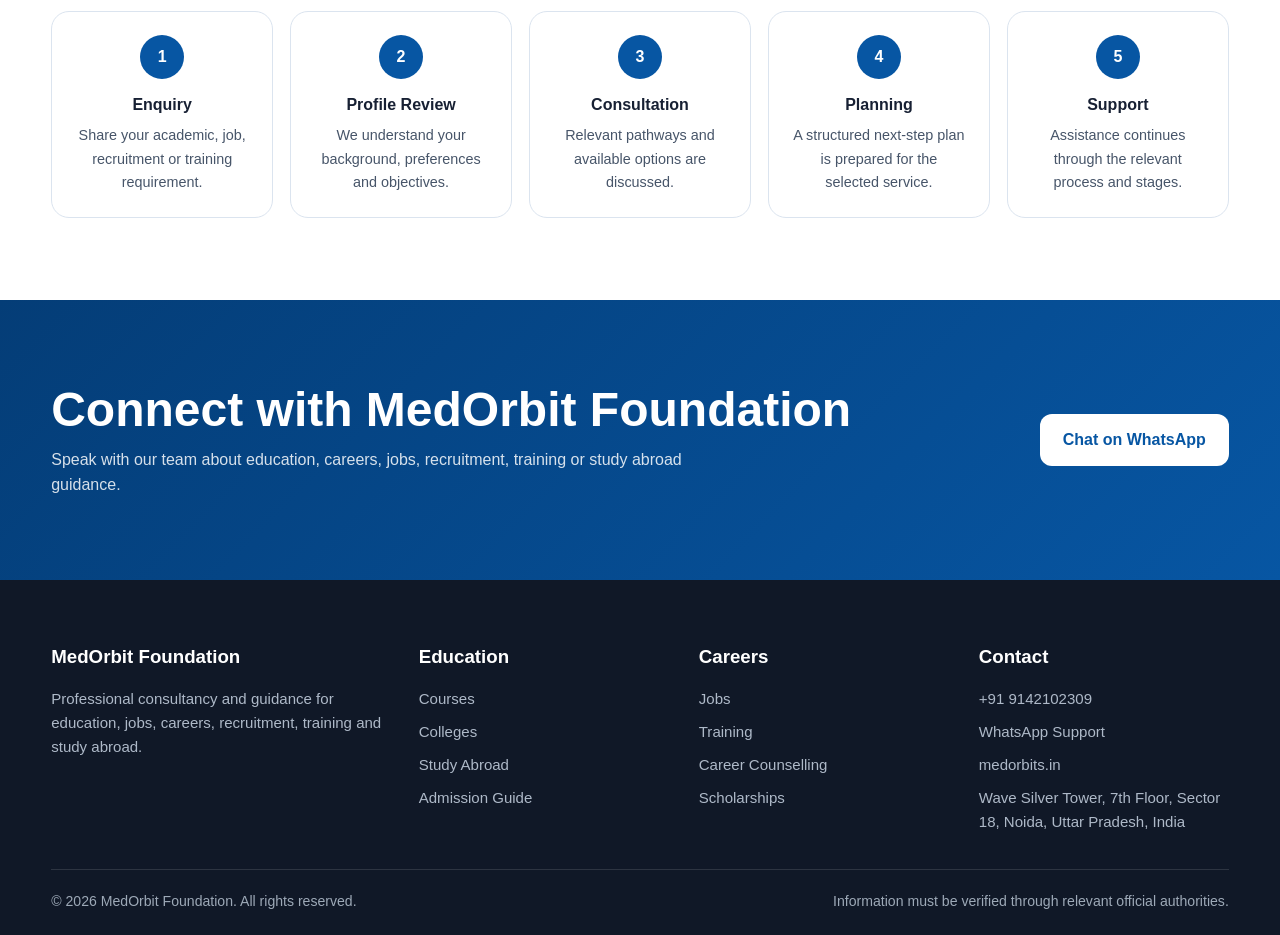
<file: about.html>
<!DOCTYPE html>
<html lang="en">
<head>
  <meta charset="UTF-8">

  <meta
    name="viewport"
    content="width=device-width, initial-scale=1.0, viewport-fit=cover"
  >

  <title>
    About MedOrbit Foundation | Education, Careers and Consultancy
  </title>

  <meta
    name="description"
    content="Learn about MedOrbit Foundation, our mission, vision, values and multi-sector consultancy services for education, jobs, career guidance, training and study abroad."
  >

  <meta
    name="keywords"
    content="About MedOrbit Foundation, education consultancy, career consultancy, job assistance, study abroad guidance, skill development"
  >

  <meta name="author" content="MedOrbit Foundation">
  <meta name="theme-color" content="#0756a3">

  <link rel="canonical" href="https://medorbits.in/about.html">

  <meta
    property="og:title"
    content="About MedOrbit Foundation"
  >

  <meta
    property="og:description"
    content="Discover the vision, mission and values behind MedOrbit Foundation."
  >

  <meta property="og:type" content="website">
  <meta property="og:url" content="https://medorbits.in/about.html">

  <style>
    :root {
      --primary: #0756a3;
      --primary-dark: #043d77;
      --secondary: #0ea5a4;
      --accent: #ffb703;
      --success: #15803d;
      --dark: #172033;
      --text: #475569;
      --muted: #7b8796;
      --light: #f5f8fc;
      --white: #ffffff;
      --border: #dbe4ef;
      --shadow: 0 14px 34px rgba(21, 47, 78, 0.12);
      --shadow-large: 0 24px 60px rgba(21, 47, 78, 0.16);
      --radius: 20px;
      --radius-large: 28px;
    }

    * {
      margin: 0;
      padding: 0;
      box-sizing: border-box;
    }

    html {
      scroll-behavior: smooth;
      -webkit-text-size-adjust: 100%;
    }

    body {
      font-family: Arial, Helvetica, sans-serif;
      background: var(--light);
      color: var(--dark);
      line-height: 1.6;
      overflow-x: hidden;
    }

    body.menu-open {
      overflow: hidden;
    }

    img {
      display: block;
      max-width: 100%;
    }

    a {
      color: inherit;
      text-decoration: none;
    }

    ul {
      list-style: none;
    }

    button {
      cursor: pointer;
      font: inherit;
    }

    .container {
      width: min(1180px, 92%);
      margin: auto;
    }

    .section {
      padding: 82px 0;
    }

    .section-white {
      background: var(--white);
    }

    .section-heading {
      max-width: 760px;
      margin: 0 auto 44px;
      text-align: center;
    }

    .section-heading span {
      display: inline-block;
      margin-bottom: 9px;
      color: var(--primary);
      font-size: 0.82rem;
      font-weight: 900;
      letter-spacing: 1.2px;
      text-transform: uppercase;
    }

    .section-heading h2 {
      margin-bottom: 14px;
      font-size: clamp(2rem, 4vw, 3.1rem);
      line-height: 1.15;
    }

    .section-heading p {
      color: var(--text);
    }

    .btn {
      min-height: 48px;
      display: inline-flex;
      align-items: center;
      justify-content: center;
      gap: 8px;
      padding: 12px 22px;
      border: 1px solid transparent;
      border-radius: 12px;
      font-weight: 800;
      transition:
        transform 0.25s ease,
        background 0.25s ease,
        color 0.25s ease,
        box-shadow 0.25s ease;
    }

    .btn:hover {
      transform: translateY(-2px);
    }

    .btn-primary {
      background: var(--primary);
      color: var(--white);
      box-shadow: 0 10px 22px rgba(7, 86, 163, 0.24);
    }

    .btn-primary:hover {
      background: var(--primary-dark);
    }

    .btn-light {
      background: var(--white);
      color: var(--primary);
    }

    .btn-outline {
      border-color: rgba(255, 255, 255, 0.65);
      color: var(--white);
      background: transparent;
    }

    .topbar {
      background: var(--primary-dark);
      color: var(--white);
      font-size: 0.9rem;
    }

    .topbar-inner {
      min-height: 42px;
      display: flex;
      align-items: center;
      justify-content: space-between;
      gap: 16px;
    }

    .topbar-group {
      display: flex;
      align-items: center;
      gap: 18px;
      flex-wrap: wrap;
    }

    .header {
      position: sticky;
      top: 0;
      z-index: 1000;
      background: rgba(255, 255, 255, 0.97);
      backdrop-filter: blur(12px);
      border-bottom: 1px solid var(--border);
    }

    .navbar {
      min-height: 78px;
      display: flex;
      align-items: center;
      justify-content: space-between;
      gap: 20px;
    }

    .logo {
      display: flex;
      align-items: center;
      gap: 10px;
    }

    .logo-icon {
      width: 46px;
      height: 46px;
      display: grid;
      place-items: center;
      border-radius: 14px;
      background:
        linear-gradient(
          135deg,
          var(--primary),
          var(--secondary)
        );
      color: var(--white);
      font-weight: 900;
      font-size: 1.25rem;
      box-shadow: 0 10px 22px rgba(7, 86, 163, 0.22);
    }

    .logo-copy {
      display: grid;
      line-height: 1.05;
    }

    .logo-name {
      color: var(--primary);
      font-size: 1.55rem;
      font-weight: 900;
    }

    .logo-name strong {
      color: var(--dark);
    }

    .logo-copy small {
      margin-top: 5px;
      color: var(--muted);
      font-size: 0.59rem;
      font-weight: 800;
      letter-spacing: 0.08em;
      text-transform: uppercase;
    }

    .nav-links {
      display: flex;
      align-items: center;
      gap: 20px;
    }

    .nav-links a {
      color: var(--dark);
      font-size: 0.93rem;
      font-weight: 750;
    }

    .nav-links a:hover,
    .nav-links a.active {
      color: var(--primary);
    }

    .menu-toggle {
      display: none;
      width: 46px;
      height: 46px;
      border: 0;
      border-radius: 12px;
      background: #eaf3fc;
      color: var(--primary);
      font-size: 1.35rem;
    }

    .announcement {
      padding: 11px 0;
      background: #fff4cc;
      color: #614c00;
      text-align: center;
      font-size: 0.9rem;
      font-weight: 700;
    }

    .hero {
      position: relative;
      overflow: hidden;
      background:
        linear-gradient(
          135deg,
          var(--primary-dark),
          var(--primary) 58%,
          var(--secondary)
        );
      color: var(--white);
    }

    .hero::before {
      content: "";
      position: absolute;
      top: -140px;
      right: -120px;
      width: 380px;
      height: 380px;
      border-radius: 50%;
      background: rgba(255, 255, 255, 0.08);
    }

    .hero::after {
      content: "";
      position: absolute;
      left: -160px;
      bottom: -210px;
      width: 430px;
      height: 430px;
      border-radius: 50%;
      background: rgba(255, 255, 255, 0.06);
    }

    .hero-grid {
      position: relative;
      z-index: 2;
      min-height: 540px;
      padding: 78px 0;
      display: grid;
      grid-template-columns: 1.08fr 0.92fr;
      gap: 48px;
      align-items: center;
    }

    .hero-badge {
      display: inline-flex;
      align-items: center;
      gap: 8px;
      margin-bottom: 18px;
      padding: 8px 14px;
      border: 1px solid rgba(255, 255, 255, 0.28);
      border-radius: 999px;
      background: rgba(255, 255, 255, 0.12);
      font-size: 0.86rem;
      font-weight: 800;
    }

    .hero h1 {
      margin-bottom: 20px;
      font-size: clamp(2.5rem, 5.7vw, 4.9rem);
      line-height: 1.03;
      letter-spacing: -0.04em;
    }

    .hero h1 span {
      color: var(--accent);
    }

    .hero-copy p {
      color: rgba(255, 255, 255, 0.88);
      font-size: clamp(1rem, 2vw, 1.16rem);
    }

    .hero-actions {
      display: flex;
      gap: 13px;
      flex-wrap: wrap;
      margin-top: 28px;
    }

    .hero-panel {
      padding: 30px;
      border: 1px solid rgba(255, 255, 255, 0.22);
      border-radius: var(--radius-large);
      background: rgba(255, 255, 255, 0.12);
      backdrop-filter: blur(14px);
      box-shadow: var(--shadow-large);
    }

    .hero-panel h2 {
      margin-bottom: 10px;
      font-size: 1.5rem;
    }

    .hero-panel > p {
      margin-bottom: 20px;
      color: rgba(255, 255, 255, 0.82);
    }

    .hero-list {
      display: grid;
      gap: 13px;
    }

    .hero-list-item {
      display: flex;
      align-items: flex-start;
      gap: 12px;
      padding: 14px;
      border-radius: 14px;
      background: rgba(255, 255, 255, 0.1);
    }

    .hero-list-icon {
      width: 40px;
      height: 40px;
      flex: 0 0 40px;
      display: grid;
      place-items: center;
      border-radius: 12px;
      background: var(--white);
      color: var(--primary);
      font-weight: 900;
    }

    .hero-list-item small {
      color: rgba(255, 255, 255, 0.8);
    }

    .overview-grid {
      display: grid;
      grid-template-columns: 0.95fr 1.05fr;
      gap: 54px;
      align-items: center;
    }

    .overview-visual {
      min-height: 430px;
      display: grid;
      place-items: center;
      padding: 34px;
      border-radius: 28px;
      background:
        linear-gradient(
          135deg,
          var(--primary),
          var(--secondary)
        );
      box-shadow: var(--shadow-large);
      color: var(--white);
    }

    .foundation-symbol {
      width: 200px;
      height: 200px;
      display: grid;
      place-items: center;
      border-radius: 50%;
      background: rgba(255, 255, 255, 0.14);
      border: 2px solid rgba(255, 255, 255, 0.24);
      font-size: 5rem;
    }

    .overview-copy > span {
      color: var(--primary);
      font-size: 0.82rem;
      font-weight: 900;
      letter-spacing: 1px;
      text-transform: uppercase;
    }

    .overview-copy h2 {
      margin: 10px 0 17px;
      font-size: clamp(2rem, 4vw, 3.1rem);
      line-height: 1.15;
    }

    .overview-copy p {
      margin-bottom: 16px;
      color: var(--text);
    }

    .overview-features {
      display: grid;
      grid-template-columns: repeat(2, minmax(0, 1fr));
      gap: 13px;
      margin: 24px 0 27px;
    }

    .overview-feature {
      display: flex;
      align-items: center;
      gap: 9px;
      color: var(--text);
      font-weight: 700;
    }

    .overview-feature i {
      width: 29px;
      height: 29px;
      flex: 0 0 29px;
      display: grid;
      place-items: center;
      border-radius: 50%;
      background: #dcfce7;
      color: var(--success);
      font-style: normal;
      font-weight: 900;
    }

    .mission-grid {
      display: grid;
      grid-template-columns: repeat(3, minmax(0, 1fr));
      gap: 22px;
    }

    .mission-card {
      padding: 28px;
      background: var(--white);
      border: 1px solid var(--border);
      border-radius: var(--radius);
      box-shadow: var(--shadow);
      transition: transform 0.25s ease;
    }

    .mission-card:hover {
      transform: translateY(-6px);
    }

    .mission-icon {
      width: 58px;
      height: 58px;
      display: grid;
      place-items: center;
      margin-bottom: 18px;
      border-radius: 17px;
      background: #eaf3fc;
      font-size: 1.45rem;
    }

    .mission-card h3 {
      margin-bottom: 10px;
      font-size: 1.3rem;
    }

    .mission-card p {
      color: var(--text);
    }

    .values-grid {
      display: grid;
      grid-template-columns: repeat(4, minmax(0, 1fr));
      gap: 18px;
    }

    .value-card {
      padding: 24px;
      text-align: center;
      background: var(--white);
      border: 1px solid var(--border);
      border-radius: 18px;
      box-shadow: var(--shadow);
      transition: transform 0.25s ease;
    }

    .value-card:hover {
      transform: translateY(-5px);
    }

    .value-card span {
      display: block;
      margin-bottom: 13px;
      font-size: 2rem;
    }

    .value-card h3 {
      margin-bottom: 8px;
      font-size: 1.12rem;
    }

    .value-card p {
      color: var(--text);
      font-size: 0.92rem;
    }

    .services-grid {
      display: grid;
      grid-template-columns: repeat(3, minmax(0, 1fr));
      gap: 22px;
    }

    .service-card {
      padding: 27px;
      background: var(--white);
      border: 1px solid var(--border);
      border-radius: var(--radius);
      box-shadow: var(--shadow);
    }

    .service-card span {
      display: block;
      margin-bottom: 15px;
      font-size: 2rem;
    }

    .service-card h3 {
      margin-bottom: 9px;
      font-size: 1.22rem;
    }

    .service-card p {
      color: var(--text);
    }

    .impact-section {
      background: var(--dark);
      color: var(--white);
    }

    .impact-section .section-heading span {
      color: var(--accent);
    }

    .impact-section .section-heading p {
      color: #b8c3d1;
    }

    .impact-grid {
      display: grid;
      grid-template-columns: repeat(4, minmax(0, 1fr));
      gap: 18px;
    }

    .impact-card {
      padding: 27px;
      text-align: center;
      border: 1px solid rgba(255, 255, 255, 0.12);
      border-radius: 18px;
      background: rgba(255, 255, 255, 0.06);
    }

    .impact-card strong {
      display: block;
      margin-bottom: 8px;
      color: var(--accent);
      font-size: clamp(2rem, 4vw, 3rem);
      line-height: 1.1;
    }

    .impact-card span {
      color: #c3cfdd;
      font-size: 0.94rem;
      font-weight: 700;
    }

    .journey-grid {
      display: grid;
      grid-template-columns: repeat(5, minmax(0, 1fr));
      gap: 17px;
    }

    .journey-card {
      padding: 23px;
      text-align: center;
      background: var(--white);
      border: 1px solid var(--border);
      border-radius: 18px;
    }

    .journey-number {
      width: 44px;
      height: 44px;
      display: grid;
      place-items: center;
      margin: 0 auto 13px;
      border-radius: 50%;
      background: var(--primary);
      color: var(--white);
      font-weight: 900;
    }

    .journey-card h3 {
      margin-bottom: 7px;
      font-size: 1rem;
    }

    .journey-card p {
      color: var(--text);
      font-size: 0.9rem;
    }

    .cta {
      background:
        linear-gradient(
          135deg,
          var(--primary-dark),
          var(--primary)
        );
      color: var(--white);
    }

    .cta-box {
      display: flex;
      align-items: center;
      justify-content: space-between;
      gap: 28px;
    }

    .cta h2 {
      margin-bottom: 10px;
      font-size: clamp(2rem, 4vw, 3rem);
      line-height: 1.15;
    }

    .cta p {
      max-width: 690px;
      color: rgba(255, 255, 255, 0.84);
    }

    .footer {
      padding: 62px 0 22px;
      background: #101827;
      color: #dbe4ef;
    }

    .footer-grid {
      display: grid;
      grid-template-columns: 1.35fr 1fr 1fr 1fr;
      gap: 30px;
    }

    .footer h3 {
      margin-bottom: 15px;
      color: var(--white);
    }

    .footer p,
    .footer a {
      color: #aeb9c8;
      font-size: 0.94rem;
    }

    .footer a:hover {
      color: var(--white);
    }

    .footer-links {
      display: grid;
      gap: 9px;
    }

    .footer-bottom {
      margin-top: 35px;
      padding-top: 20px;
      display: flex;
      justify-content: space-between;
      gap: 16px;
      flex-wrap: wrap;
      border-top: 1px solid rgba(255, 255, 255, 0.12);
      color: #9da9b7;
      font-size: 0.88rem;
    }

    .floating-buttons {
      position: fixed;
      right: 18px;
      bottom: 18px;
      z-index: 900;
      display: grid;
      gap: 11px;
    }

    .float-btn {
      width: 52px;
      height: 52px;
      display: grid;
      place-items: center;
      border-radius: 50%;
      color: var(--white);
      font-size: 1.25rem;
      box-shadow: 0 12px 28px rgba(0, 0, 0, 0.2);
    }

    .whatsapp {
      background: #25d366;
    }

    .call {
      background: var(--primary);
    }

    @media (max-width: 1050px) {
      .nav-links {
        position: fixed;
        top: 78px;
        left: 0;
        right: 0;
        max-height: calc(100vh - 78px);
        overflow-y: auto;
        display: none;
        flex-direction: column;
        align-items: flex-start;
        padding: 24px 4%;
        background: var(--white);
        border-bottom: 1px solid var(--border);
        box-shadow: var(--shadow);
      }

      .nav-links.active {
        display: flex;
      }

      .menu-toggle {
        display: block;
      }

      .nav-cta {
        display: none;
      }

      .hero-grid,
      .overview-grid {
        grid-template-columns: 1fr;
      }

      .mission-grid,
      .services-grid {
        grid-template-columns: repeat(2, minmax(0, 1fr));
      }

      .values-grid,
      .impact-grid {
        grid-template-columns: repeat(2, minmax(0, 1fr));
      }

      .journey-grid {
        grid-template-columns: repeat(2, minmax(0, 1fr));
      }

      .footer-grid {
        grid-template-columns: repeat(2, minmax(0, 1fr));
      }
    }

    @media (max-width: 720px) {
      .container {
        width: min(94%, 1180px);
      }

      .section {
        padding: 62px 0;
      }

      .topbar-inner {
        justify-content: center;
        text-align: center;
      }

      .topbar-group {
        justify-content: center;
      }

      .topbar-group span:first-child {
        display: none;
      }

      .logo-copy small {
        display: none;
      }

      .hero-grid {
        min-height: auto;
        padding: 60px 0;
        gap: 32px;
      }

      .hero h1 {
        font-size: clamp(2.3rem, 12vw, 3.5rem);
      }

      .hero-actions {
        display: grid;
      }

      .hero-actions .btn {
        width: 100%;
      }

      .overview-features {
        grid-template-columns: 1fr;
      }

      .overview-visual {
        min-height: 320px;
      }

      .mission-grid,
      .values-grid,
      .services-grid,
      .impact-grid,
      .journey-grid,
      .footer-grid {
        grid-template-columns: 1fr;
      }

      .cta-box {
        align-items: flex-start;
        flex-direction: column;
      }

      .cta-box .btn {
        width: 100%;
      }

      .footer-bottom {
        flex-direction: column;
      }
    }

    @media (max-width: 420px) {
      .logo-name {
        font-size: 1.34rem;
      }

      .logo-icon {
        width: 40px;
        height: 40px;
      }

      .hero-panel,
      .mission-card,
      .service-card {
        padding: 21px;
      }

      .topbar-group {
        flex-direction: column;
        gap: 1px;
        padding: 5px 0;
      }

      .floating-buttons {
        right: 12px;
        bottom: 12px;
      }

      .float-btn {
        width: 48px;
        height: 48px;
      }
    }
  </style>
</head>

<body>

  <div class="topbar">
    <div class="container topbar-inner">

      <div class="topbar-group">
        <span>
          Education • Careers • Jobs • Training
        </span>

        <span>
          📞 +91 9142102309
        </span>
      </div>

      <a href="https://medorbits.in">
        🌐 medorbits.in
      </a>

    </div>
  </div>

  <header class="header">
    <div class="container navbar">

      <a href="index.html" class="logo">

        <span class="logo-icon">
          M
        </span>

        <span class="logo-copy">

          <span class="logo-name">
            Med<strong>Orbit</strong>
          </span>

          <small>
            Foundation
          </small>

        </span>
      </a>

      <button
        class="menu-toggle"
        id="menuToggle"
        aria-label="Open navigation menu"
      >
        ☰
      </button>

      <ul class="nav-links" id="navLinks">

        <li>
          <a href="index.html">
            Home
          </a>
        </li>

        <li>
          <a href="about.html" class="active">
            About
          </a>
        </li>

        <li>
          <a href="services.html">
            Services
          </a>
        </li>

        <li>
          <a href="courses.html">
            Courses
          </a>
        </li>

        <li>
          <a href="colleges.html">
            Colleges
          </a>
        </li>

        <li>
          <a href="jobs.html">
            Jobs
          </a>
        </li>

        <li>
          <a href="study-abroad.html">
            Study Abroad
          </a>
        </li>

        <li>
          <a href="contact.html">
            Contact
          </a>
        </li>

      </ul>

      <a
        class="btn btn-primary nav-cta"
        href="https://wa.me/919142102309?text=Hello%20MedOrbit%20Foundation%2C%20I%20need%20guidance."
      >
        Get Guidance
      </a>

    </div>
  </header>

  <div class="announcement">
    🌐 Learn about our mission to support education, careers and employment.
  </div>

  <main>

    <section class="hero">
      <div class="container hero-grid">

        <div class="hero-copy">

          <span class="hero-badge">
            About MedOrbit Foundation
          </span>

          <h1>
            Creating Better Pathways for
            <span>Education and Employment</span>
          </h1>

          <p>
            MedOrbit Foundation is a multi-sector consultancy and
            guidance platform helping students, job seekers,
            professionals and institutions make informed decisions.
          </p>

          <div class="hero-actions">

            <a
              class="btn btn-light"
              href="services.html"
            >
              Explore Our Services
            </a>

            <a
              class="btn btn-outline"
              href="contact.html"
            >
              Contact Our Team
            </a>

          </div>

        </div>

        <div class="hero-panel">

          <h2>
            Our Core Purpose
          </h2>

          <p>
            To make reliable information, guidance and opportunities
            more accessible.
          </p>

          <div class="hero-list">

            <div class="hero-list-item">

              <span class="hero-list-icon">
                🎓
              </span>

              <div>
                <strong>
                  Education Access
                </strong>

                <br>

                <small>
                  Guidance for courses, colleges and admissions.
                </small>
              </div>

            </div>

            <div class="hero-list-item">

              <span class="hero-list-icon">
                💼
              </span>

              <div>
                <strong>
                  Career Opportunities
                </strong>

                <br>

                <small>
                  Support for jobs, recruitment and career planning.
                </small>
              </div>

            </div>

            <div class="hero-list-item">

              <span class="hero-list-icon">
                🛠️
              </span>

              <div>
                <strong>
                  Skill Development
                </strong>

                <br>

                <small>
                  Training for employability and professional growth.
                </small>
              </div>

            </div>

            <div class="hero-list-item">

              <span class="hero-list-icon">
                🌍
              </span>

              <div>
                <strong>
                  Global Guidance
                </strong>

                <br>

                <small>
                  Support for overseas education and international pathways.
                </small>
              </div>

            </div>

          </div>

        </div>

      </div>
    </section>

    <section class="section section-white">
      <div class="container overview-grid">

        <div class="overview-visual">

          <div class="foundation-symbol">
            🌐
          </div>

        </div>

        <div class="overview-copy">

          <span>
            Who We Are
          </span>

          <h2>
            A Multi-Sector Foundation Focused on Guidance and Opportunity
          </h2>

          <p>
            MedOrbit Foundation supports students, graduates,
            professionals, institutions and employers through structured
            consultancy and information services.
          </p>

          <p>
            Our platform covers education, admissions, career
            counselling, job assistance, recruitment, scholarships,
            training, skill development and study abroad guidance.
          </p>

          <p>
            We aim to provide clear information and responsible support
            so individuals can evaluate their options before making
            important academic or career decisions.
          </p>

          <div class="overview-features">

            <div class="overview-feature">
              <i>✓</i>
              Student-first support
            </div>

            <div class="overview-feature">
              <i>✓</i>
              Multi-sector consultancy
            </div>

            <div class="overview-feature">
              <i>✓</i>
              Professional counselling
            </div>

            <div class="overview-feature">
              <i>✓</i>
              Career development
            </div>

            <div class="overview-feature">
              <i>✓</i>
              Recruitment assistance
            </div>

            <div class="overview-feature">
              <i>✓</i>
              Digital accessibility
            </div>

          </div>

          <a
            href="services.html"
            class="btn btn-primary"
          >
            View All Services
          </a>

        </div>

      </div>
    </section>

    <section class="section">
      <div class="container">

        <div class="section-heading">

          <span>
            Our Direction
          </span>

          <h2>
            Vision, Mission and Purpose
          </h2>

          <p>
            The foundation is built around clarity, opportunity,
            accessibility and responsible guidance.
          </p>

        </div>

        <div class="mission-grid">

          <article class="mission-card">

            <div class="mission-icon">
              👁️
            </div>

            <h3>
              Our Vision
            </h3>

            <p>
              To become a trusted platform connecting students and
              professionals with reliable education, career and
              employment opportunities.
            </p>

          </article>

          <article class="mission-card">

            <div class="mission-icon">
              🎯
            </div>

            <h3>
              Our Mission
            </h3>

            <p>
              To simplify admissions, career planning, recruitment and
              skill development through transparent information and
              structured support.
            </p>

          </article>

          <article class="mission-card">

            <div class="mission-icon">
              🤝
            </div>

            <h3>
              Our Purpose
            </h3>

            <p>
              To help individuals make informed decisions and improve
              access to education, training and employment pathways.
            </p>

          </article>

        </div>

      </div>
    </section>

    <section class="section section-white">
      <div class="container">

        <div class="section-heading">

          <span>
            Our Values
          </span>

          <h2>
            Principles That Guide Our Work
          </h2>

          <p>
            Every service is designed around trust, responsibility and
            long-term value.
          </p>

        </div>

        <div class="values-grid">

          <article class="value-card">

            <span>
              🔍
            </span>

            <h3>
              Transparency
            </h3>

            <p>
              We encourage clear communication and verification through
              relevant official authorities.
            </p>

          </article>

          <article class="value-card">

            <span>
              🎓
            </span>

            <h3>
              Student First
            </h3>

            <p>
              Guidance is structured around the individual's academic,
              professional and personal requirements.
            </p>

          </article>

          <article class="value-card">

            <span>
              ⚖️
            </span>

            <h3>
              Responsibility
            </h3>

            <p>
              We avoid unrealistic promises and focus on practical,
              informed decision-making.
            </p>

          </article>

          <article class="value-card">

            <span>
              💡
            </span>

            <h3>
              Innovation
            </h3>

            <p>
              We use digital tools and structured information to improve
              accessibility and support.
            </p>

          </article>

          <article class="value-card">

            <span>
              🤝
            </span>

            <h3>
              Collaboration
            </h3>

            <p>
              We work with students, professionals, employers and
              institutions to create useful pathways.
            </p>

          </article>

          <article class="value-card">

            <span>
              🌱
            </span>

            <h3>
              Development
            </h3>

            <p>
              Our work supports long-term learning, employability and
              professional growth.
            </p>

          </article>

          <article class="value-card">

            <span>
              🌍
            </span>

            <h3>
              Accessibility
            </h3>

            <p>
              We aim to make guidance and information available across
              locations and devices.
            </p>

          </article>

          <article class="value-card">

            <span>
              🛡️
            </span>

            <h3>
              Trust
            </h3>

            <p>
              We seek to build lasting relationships through consistent
              and professional support.
            </p>

          </article>

        </div>

      </div>
    </section>

    <section class="section">
      <div class="container">

        <div class="section-heading">

          <span>
            What We Support
          </span>

          <h2>
            Our Major Areas of Work
          </h2>

          <p>
            MedOrbit Foundation operates across multiple education,
            career and employment sectors.
          </p>

        </div>

        <div class="services-grid">

          <article class="service-card">
            <span>🎓</span>
            <h3>Education Consultancy</h3>
            <p>
              Course selection, college comparison, admission planning
              and documentation support.
            </p>
          </article>

          <article class="service-card">
            <span>🌍</span>
            <h3>Study Abroad Guidance</h3>
            <p>
              University selection, application assistance, visa
              planning and pre-departure support.
            </p>
          </article>

          <article class="service-card">
            <span>💼</span>
            <h3>Jobs and Recruitment</h3>
            <p>
              Employment information and recruitment assistance across
              healthcare, IT, corporate and other sectors.
            </p>
          </article>

          <article class="service-card">
            <span>🧭</span>
            <h3>Career Counselling</h3>
            <p>
              Support for stream selection, course planning, career
              pathways and professional development.
            </p>
          </article>

          <article class="service-card">
            <span>🛠️</span>
            <h3>Training and Skills</h3>
            <p>
              Employability, communication, digital, healthcare and
              professional skill development programs.
            </p>
          </article>

          <article class="service-card">
            <span>🤲</span>
            <h3>Foundation Programs</h3>
            <p>
              Career awareness, counselling camps, scholarship support
              and community-based education initiatives.
            </p>
          </article>

        </div>

      </div>
    </section>

    <section class="section impact-section">
      <div class="container">

        <div class="section-heading">

          <span>
            Our Scope
          </span>

          <h2>
            One Platform, Multiple Opportunities
          </h2>

          <p>
            Our website is being developed to connect education,
            employment, training and consultancy services in one place.
          </p>

        </div>

        <div class="impact-grid">

          <div class="impact-card">
            <strong>50+</strong>
            <span>Course Categories</span>
          </div>

          <div class="impact-card">
            <strong>20+</strong>
            <span>Employment Departments</span>
          </div>

          <div class="impact-card">
            <strong>10+</strong>
            <span>Study Destinations</span>
          </div>

          <div class="impact-card">
            <strong>360°</strong>
            <span>Guidance and Support</span>
          </div>

        </div>

      </div>
    </section>

    <section class="section section-white">
      <div class="container">

        <div class="section-heading">

          <span>
            Our Approach
          </span>

          <h2>
            How We Support You
          </h2>

          <p>
            Our structured process helps us understand the requirement
            and provide relevant guidance.
          </p>

        </div>

        <div class="journey-grid">

          <article class="journey-card">

            <div class="journey-number">
              1
            </div>

            <h3>
              Enquiry
            </h3>

            <p>
              Share your academic, job, recruitment or training
              requirement.
            </p>

          </article>

          <article class="journey-card">

            <div class="journey-number">
              2
            </div>

            <h3>
              Profile Review
            </h3>

            <p>
              We understand your background, preferences and objectives.
            </p>

          </article>

          <article class="journey-card">

            <div class="journey-number">
              3
            </div>

            <h3>
              Consultation
            </h3>

            <p>
              Relevant pathways and available options are discussed.
            </p>

          </article>

          <article class="journey-card">

            <div class="journey-number">
              4
            </div>

            <h3>
              Planning
            </h3>

            <p>
              A structured next-step plan is prepared for the selected
              service.
            </p>

          </article>

          <article class="journey-card">

            <div class="journey-number">
              5
            </div>

            <h3>
              Support
            </h3>

            <p>
              Assistance continues through the relevant process and
              stages.
            </p>

          </article>

        </div>

      </div>
    </section>

    <section class="section cta">
      <div class="container cta-box">

        <div>

          <h2>
            Connect with MedOrbit Foundation
          </h2>

          <p>
            Speak with our team about education, careers, jobs,
            recruitment, training or study abroad guidance.
          </p>

        </div>

        <a
          class="btn btn-light"
          href="https://wa.me/919142102309?text=Hello%20MedOrbit%20Foundation%2C%20I%20want%20to%20know%20more%20about%20your%20services."
        >
          Chat on WhatsApp
        </a>

      </div>
    </section>

  </main>

  <footer class="footer">
    <div class="container">

      <div class="footer-grid">

        <div>

          <h3>
            MedOrbit Foundation
          </h3>

          <p>
            Professional consultancy and guidance for education, jobs,
            careers, recruitment, training and study abroad.
          </p>

        </div>

        <div>

          <h3>
            Education
          </h3>

          <div class="footer-links">

            <a href="courses.html">
              Courses
            </a>

            <a href="colleges.html">
              Colleges
            </a>

            <a href="study-abroad.html">
              Study Abroad
            </a>

            <a href="admission-guide.html">
              Admission Guide
            </a>

          </div>

        </div>

        <div>

          <h3>
            Careers
          </h3>

          <div class="footer-links">

            <a href="jobs.html">
              Jobs
            </a>

            <a href="training.html">
              Training
            </a>

            <a href="career-counselling.html">
              Career Counselling
            </a>

            <a href="scholarships.html">
              Scholarships
            </a>

          </div>

        </div>

        <div>

          <h3>
            Contact
          </h3>

          <div class="footer-links">

            <a href="tel:+919142102309">
              +91 9142102309
            </a>

            <a href="https://wa.me/919142102309">
              WhatsApp Support
            </a>

            <a href="https://medorbits.in">
              medorbits.in
            </a>

            <p>
              Wave Silver Tower, 7th Floor, Sector 18, Noida,
              Uttar Pradesh, India
            </p>

          </div>

        </div>

      </div>

      <div class="footer-bottom">

        <span>
          © <span id="year"></span> MedOrbit Foundation.
          All rights reserved.
        </span>

        <span>
          Information must be verified through relevant official
          authorities.
        </span>

      </div>

    </div>
  </footer>

  <div class="floating-buttons">

    <a
      class="float-btn whatsapp"
      href="https://wa.me/919142102309?text=Hello%20MedOrbit%20Foundation"
      aria-label="Chat with MedOrbit Foundation on WhatsApp"
    >
      💬
    </a>

    <a
      class="float-btn call"
      href="tel:+919142102309"
      aria-label="Call MedOrbit Foundation"
    >
      ☎
    </a>

  </div>

  <script>
    const menuToggle =
      document.getElementById("menuToggle");

    const navLinks =
      document.getElementById("navLinks");

    menuToggle.addEventListener("click", function () {
      navLinks.classList.toggle("active");
      document.body.classList.toggle("menu-open");

      if (navLinks.classList.contains("active")) {
        menuToggle.textContent = "✕";

        menuToggle.setAttribute(
          "aria-label",
          "Close navigation menu"
        );
      } else {
        menuToggle.textContent = "☰";

        menuToggle.setAttribute(
          "aria-label",
          "Open navigation menu"
        );
      }
    });

    document
      .querySelectorAll(".nav-links a")
      .forEach(function (link) {
        link.addEventListener("click", function () {
          navLinks.classList.remove("active");
          document.body.classList.remove("menu-open");
          menuToggle.textContent = "☰";
        });
      });

    document.getElementById("year").textContent =
      new Date().getFullYear();
  </script>

</body>
</html>
</file>
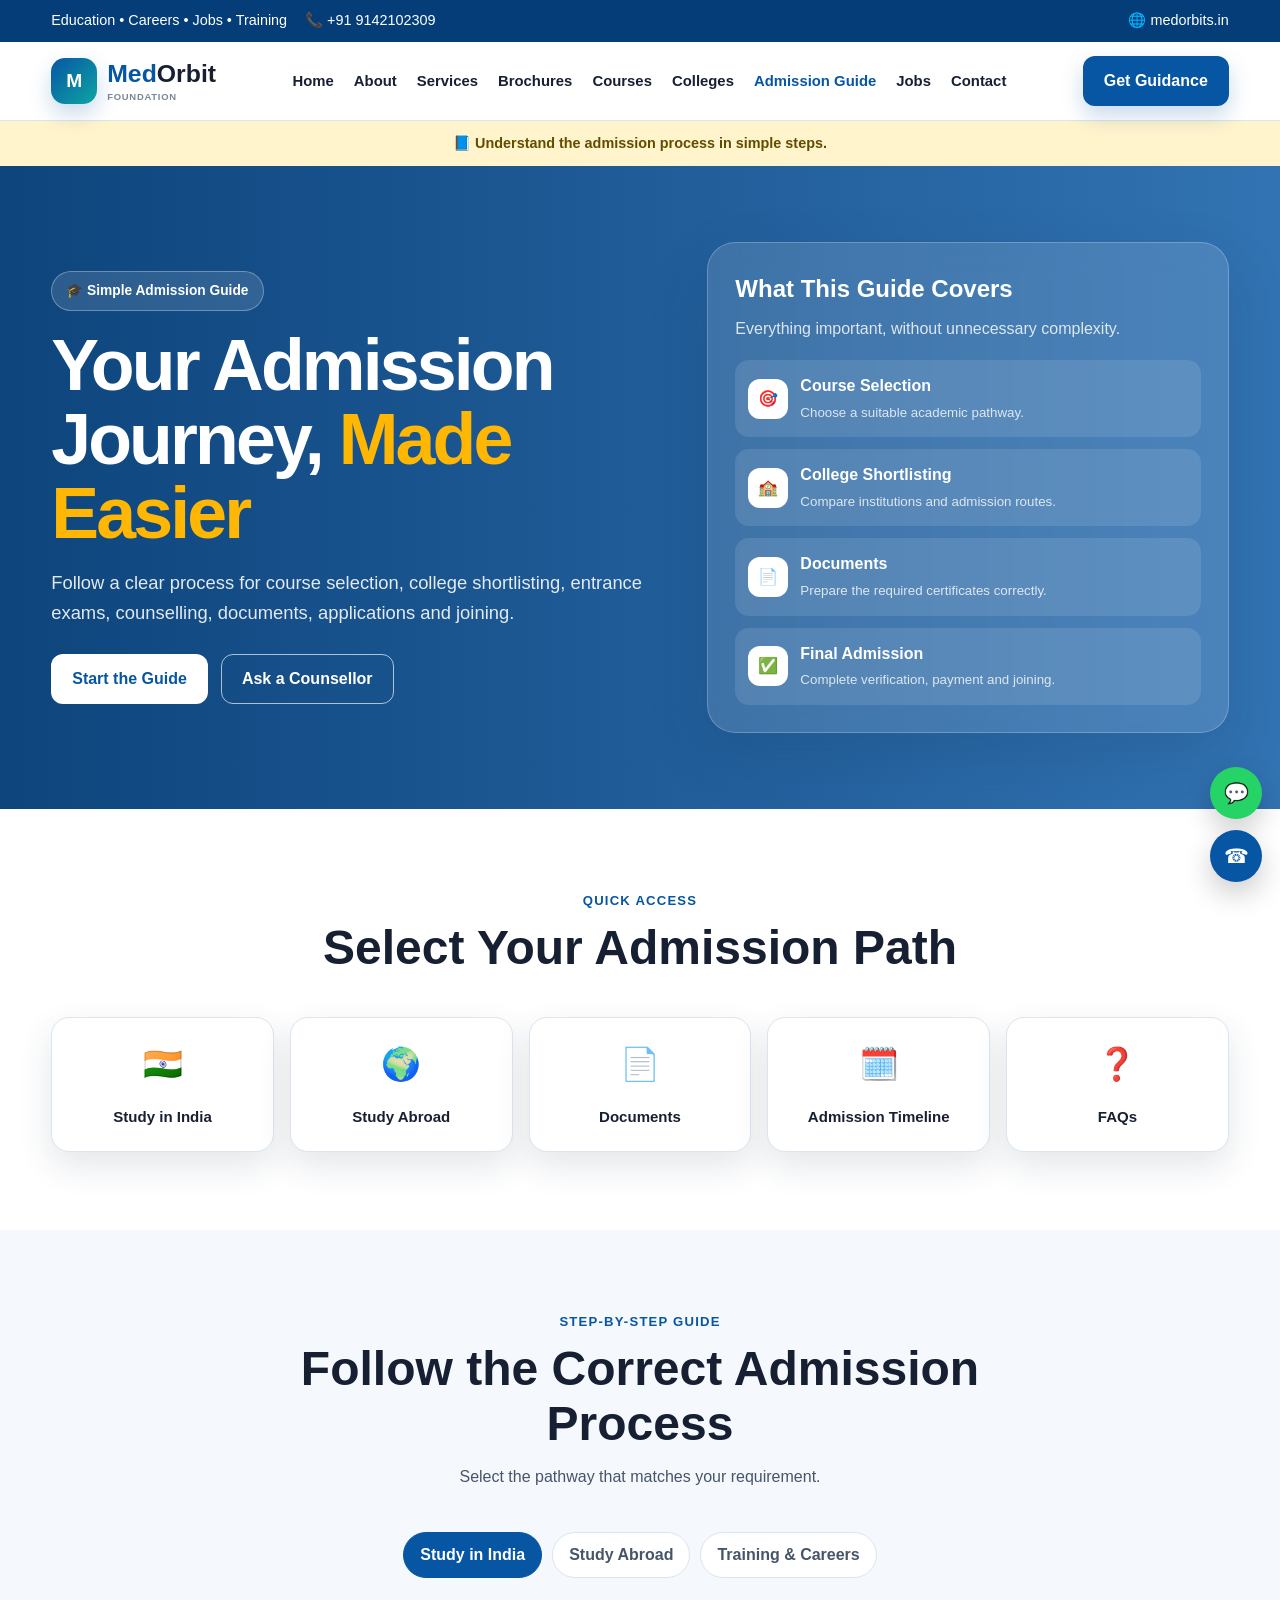
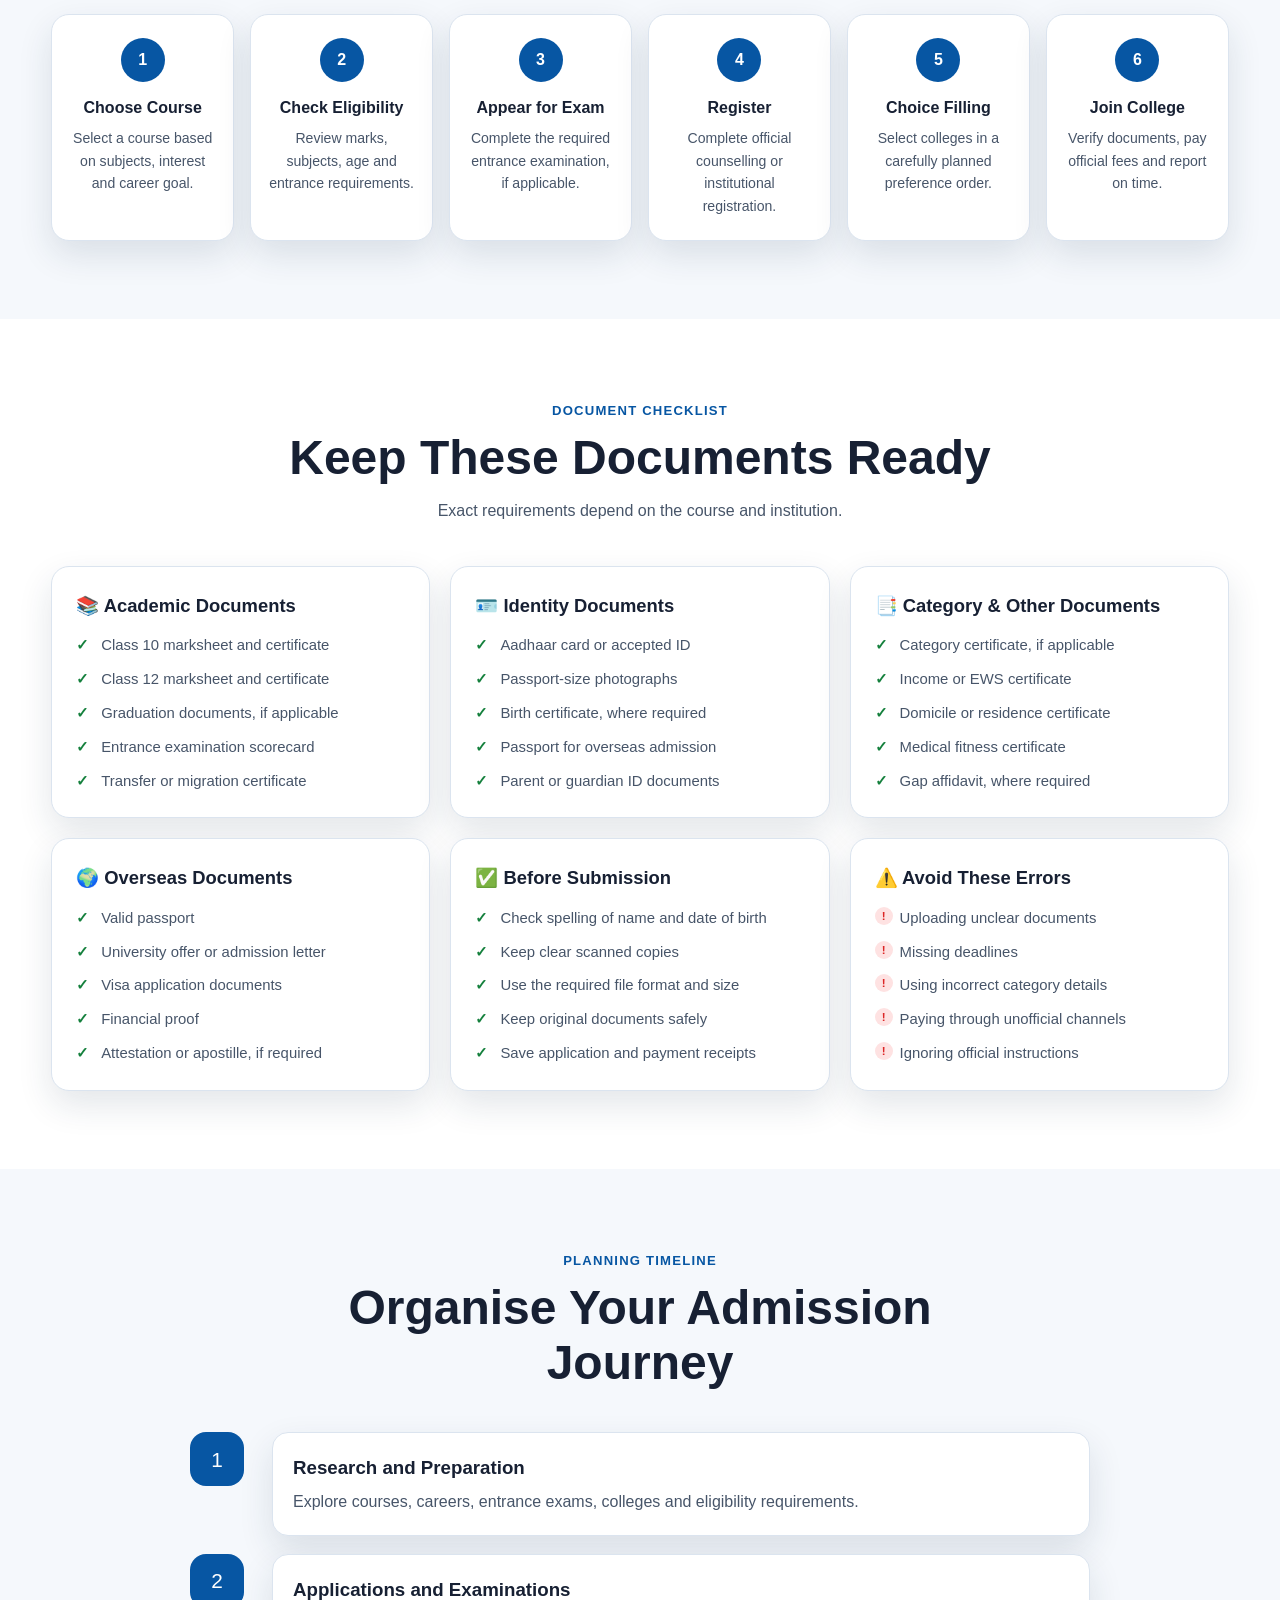
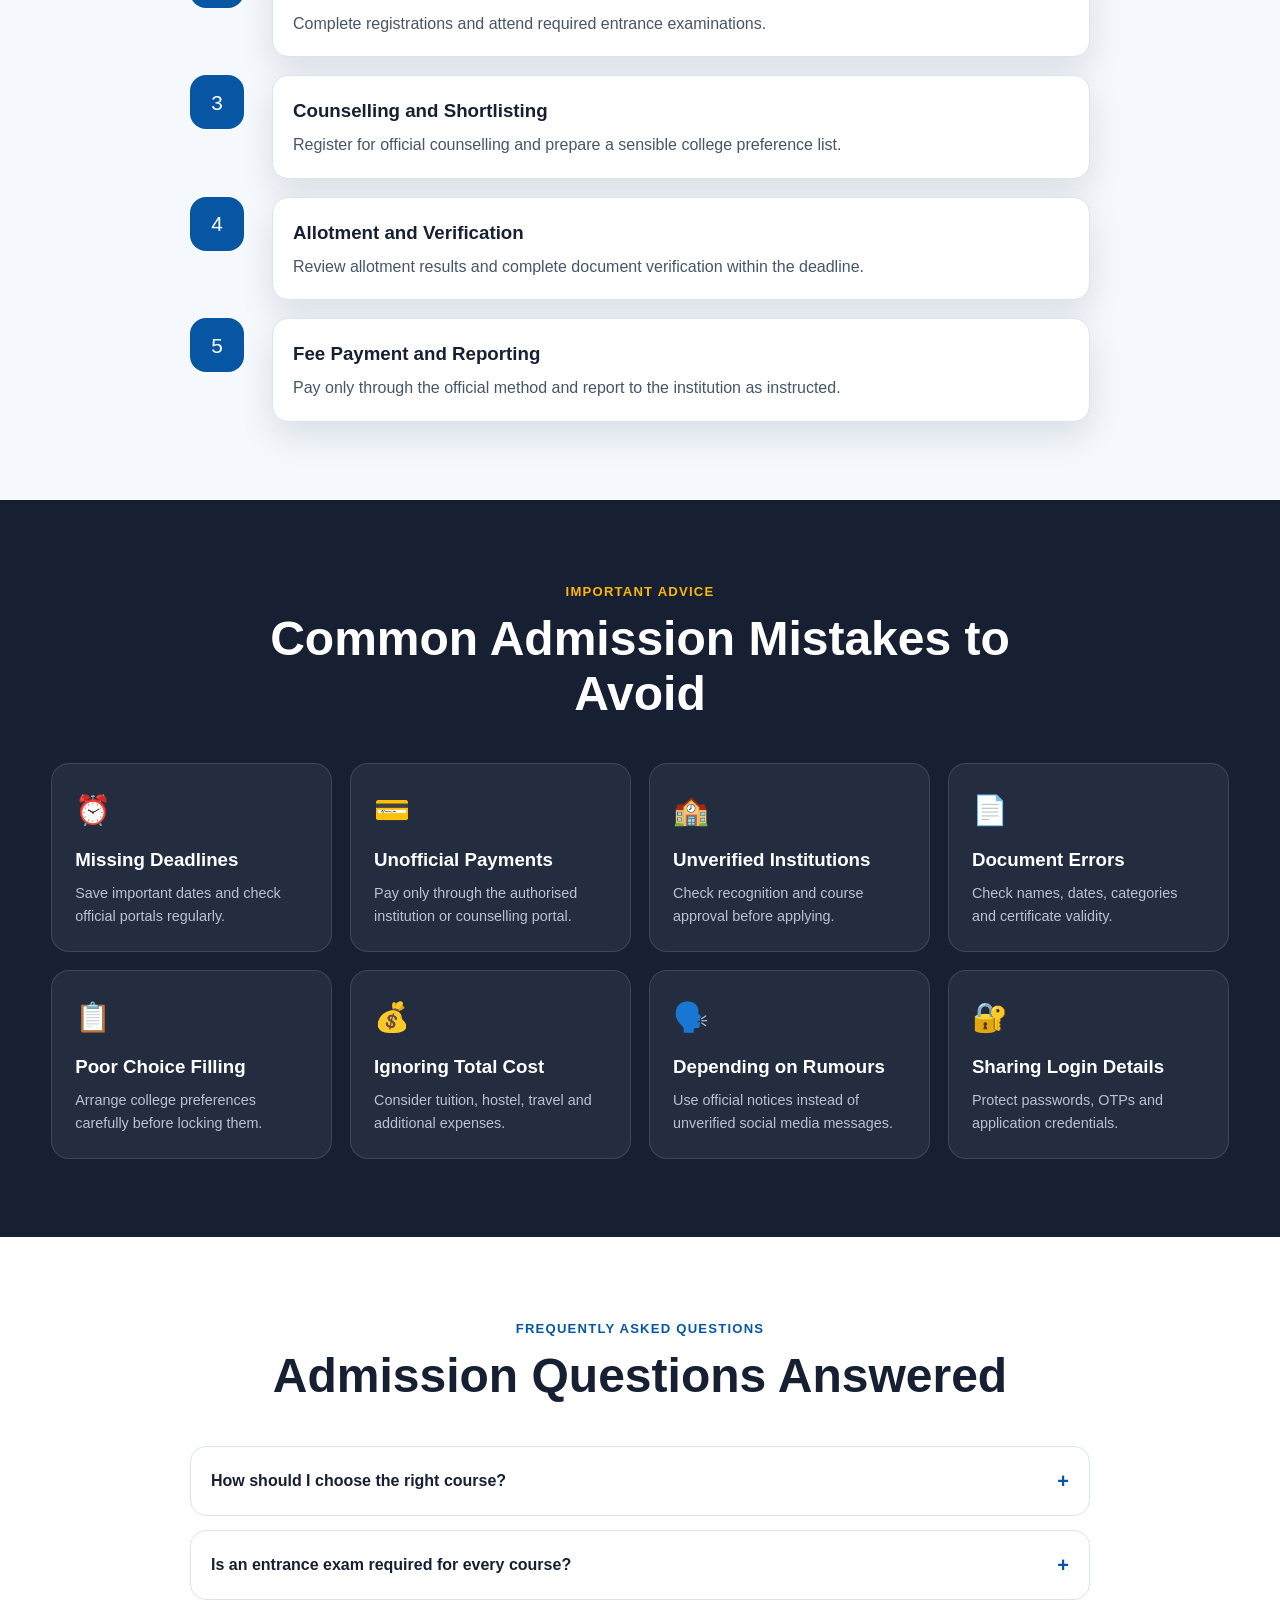
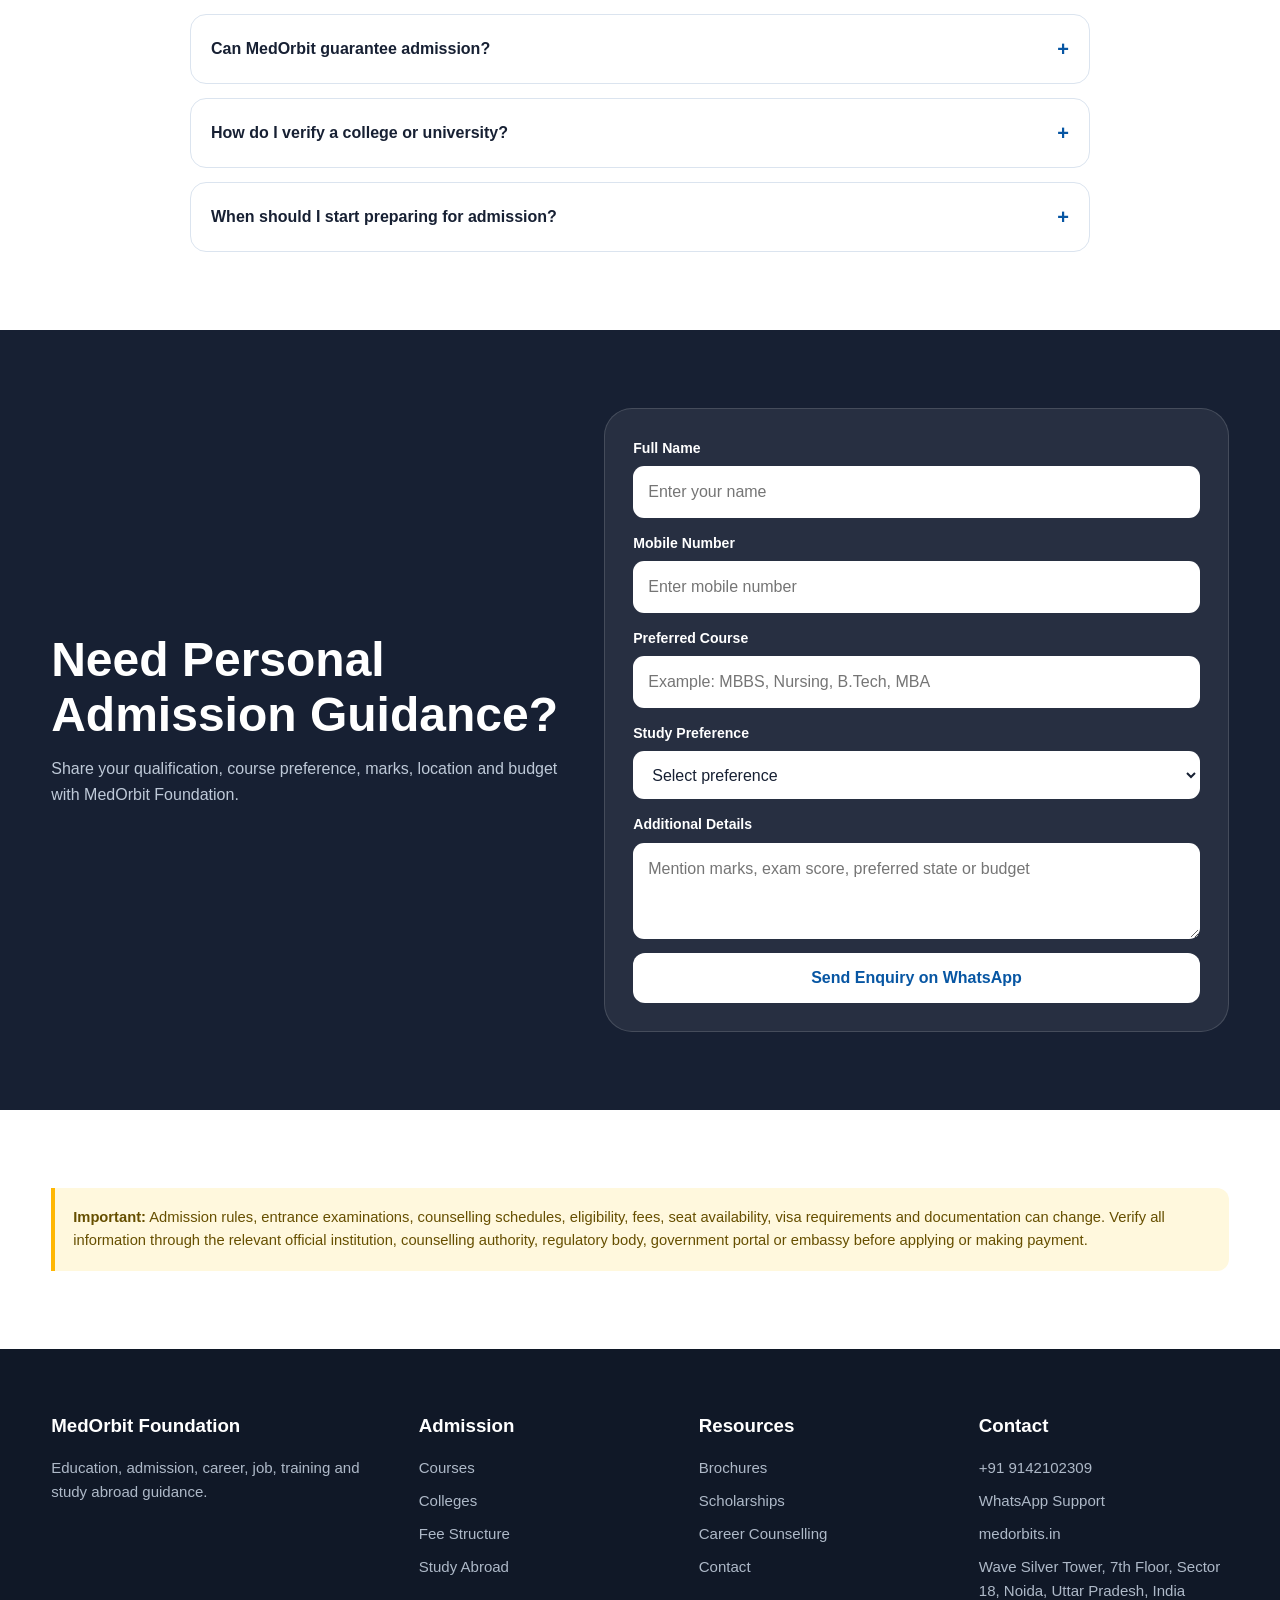
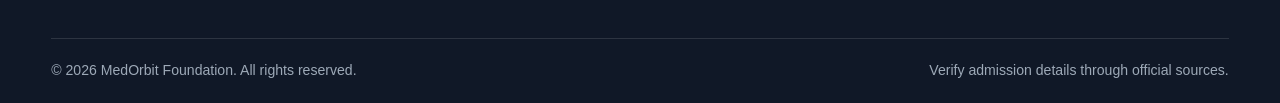
<file: admission-guide.html>
<!DOCTYPE html>
<html lang="en">
<head>
  <meta charset="UTF-8">

  <meta
    name="viewport"
    content="width=device-width, initial-scale=1.0, viewport-fit=cover"
  >

  <title>Admission Guide | MedOrbit Foundation</title>

  <meta
    name="description"
    content="A simple admission guide for courses, colleges, entrance exams, counselling, documents, applications and study abroad support from MedOrbit Foundation."
  >

  <meta
    name="keywords"
    content="admission guide, college admission process, MBBS admission, study abroad admission, counselling guide, MedOrbit Foundation"
  >

  <meta name="author" content="MedOrbit Foundation">
  <meta name="theme-color" content="#0756a3">

  <link
    rel="canonical"
    href="https://medorbits.in/admission-guide.html"
  >

  <meta
    property="og:title"
    content="Admission Guide | MedOrbit Foundation"
  >

  <meta
    property="og:description"
    content="Understand the complete admission process in simple steps."
  >

  <meta property="og:type" content="website">

  <meta
    property="og:url"
    content="https://medorbits.in/admission-guide.html"
  >

  <style>
    :root {
      --primary: #0756a3;
      --primary-dark: #043d77;
      --secondary: #0ea5a4;
      --accent: #ffb703;
      --success: #15803d;
      --danger: #dc2626;
      --dark: #172033;
      --text: #475569;
      --muted: #7b8796;
      --light: #f5f8fc;
      --white: #ffffff;
      --border: #dbe4ef;

      --shadow:
        0 14px 34px rgba(21, 47, 78, 0.12);

      --shadow-large:
        0 24px 60px rgba(21, 47, 78, 0.16);

      --radius: 20px;
      --radius-large: 28px;
    }

    * {
      margin: 0;
      padding: 0;
      box-sizing: border-box;
    }

    html {
      scroll-behavior: smooth;
      -webkit-text-size-adjust: 100%;
    }

    body {
      font-family: Arial, Helvetica, sans-serif;
      background: var(--light);
      color: var(--dark);
      line-height: 1.6;
      overflow-x: hidden;
    }

    body.menu-open {
      overflow: hidden;
    }

    img {
      display: block;
      width: 100%;
      max-width: 100%;
      object-fit: cover;
    }

    a {
      color: inherit;
      text-decoration: none;
    }

    ul {
      list-style: none;
    }

    button,
    input,
    select,
    textarea {
      font: inherit;
    }

    button {
      cursor: pointer;
    }

    .container {
      width: min(1180px, 92%);
      margin: auto;
    }

    .section {
      padding: 78px 0;
    }

    .section-white {
      background: var(--white);
    }

    .section-dark {
      background: var(--dark);
      color: var(--white);
    }

    .section-heading {
      max-width: 760px;
      margin: 0 auto 42px;
      text-align: center;
    }

    .section-heading span {
      display: inline-block;
      margin-bottom: 9px;
      color: var(--primary);
      font-size: 0.82rem;
      font-weight: 900;
      letter-spacing: 1.2px;
      text-transform: uppercase;
    }

    .section-heading h2 {
      margin-bottom: 13px;
      font-size: clamp(2rem, 4vw, 3rem);
      line-height: 1.15;
    }

    .section-heading p {
      color: var(--text);
    }

    .section-dark .section-heading span {
      color: var(--accent);
    }

    .section-dark .section-heading p {
      color: #b8c3d1;
    }

    .btn {
      min-height: 46px;
      display: inline-flex;
      align-items: center;
      justify-content: center;
      gap: 8px;
      padding: 11px 20px;
      border: 1px solid transparent;
      border-radius: 12px;
      font-weight: 800;
      transition:
        transform 0.25s ease,
        background 0.25s ease,
        color 0.25s ease,
        box-shadow 0.25s ease;
    }

    .btn:hover {
      transform: translateY(-2px);
    }

    .btn-primary {
      background: var(--primary);
      color: var(--white);
      box-shadow:
        0 10px 22px rgba(7, 86, 163, 0.22);
    }

    .btn-primary:hover {
      background: var(--primary-dark);
    }

    .btn-light {
      background: var(--white);
      color: var(--primary);
    }

    .btn-secondary {
      background: var(--secondary);
      color: var(--white);
    }

    .btn-outline {
      border-color: rgba(255, 255, 255, 0.65);
      color: var(--white);
      background: transparent;
    }

    .topbar {
      background: var(--primary-dark);
      color: var(--white);
      font-size: 0.9rem;
    }

    .topbar-inner {
      min-height: 42px;
      display: flex;
      align-items: center;
      justify-content: space-between;
      gap: 16px;
    }

    .topbar-group {
      display: flex;
      align-items: center;
      gap: 18px;
      flex-wrap: wrap;
    }

    .header {
      position: sticky;
      top: 0;
      z-index: 1000;
      background: rgba(255, 255, 255, 0.97);
      backdrop-filter: blur(12px);
      border-bottom: 1px solid var(--border);
    }

    .navbar {
      min-height: 78px;
      display: flex;
      align-items: center;
      justify-content: space-between;
      gap: 20px;
    }

    .logo {
      display: flex;
      align-items: center;
      gap: 10px;
    }

    .logo-icon {
      width: 46px;
      height: 46px;
      display: grid;
      place-items: center;
      border-radius: 14px;
      background:
        linear-gradient(
          135deg,
          var(--primary),
          var(--secondary)
        );
      color: var(--white);
      font-size: 1.2rem;
      font-weight: 900;
      box-shadow:
        0 10px 22px rgba(7, 86, 163, 0.22);
    }

    .logo-copy {
      display: grid;
      line-height: 1.05;
    }

    .logo-name {
      color: var(--primary);
      font-size: 1.55rem;
      font-weight: 900;
    }

    .logo-name strong {
      color: var(--dark);
    }

    .logo-copy small {
      margin-top: 5px;
      color: var(--muted);
      font-size: 0.59rem;
      font-weight: 800;
      letter-spacing: 0.08em;
      text-transform: uppercase;
    }

    .nav-links {
      display: flex;
      align-items: center;
      gap: 20px;
    }

    .nav-links a {
      color: var(--dark);
      font-size: 0.93rem;
      font-weight: 750;
    }

    .nav-links a:hover,
    .nav-links a.active {
      color: var(--primary);
    }

    .menu-toggle {
      display: none;
      width: 46px;
      height: 46px;
      border: 0;
      border-radius: 12px;
      background: #eaf3fc;
      color: var(--primary);
      font-size: 1.35rem;
    }

    .announcement {
      padding: 11px 0;
      background: #fff4cc;
      color: #614c00;
      text-align: center;
      font-size: 0.9rem;
      font-weight: 700;
    }

    .hero {
      position: relative;
      overflow: hidden;
      background:
        linear-gradient(
          90deg,
          rgba(4, 61, 119, 0.96),
          rgba(7, 86, 163, 0.82)
        ),
        url("https://images.unsplash.com/photo-1523050854058-8df90110c9f1?auto=format&fit=crop&w=1800&q=80")
        center/cover;
      color: var(--white);
    }

    .hero-grid {
      min-height: 560px;
      padding: 76px 0;
      display: grid;
      grid-template-columns: 1.08fr 0.92fr;
      gap: 44px;
      align-items: center;
    }

    .hero-badge {
      display: inline-flex;
      align-items: center;
      gap: 8px;
      margin-bottom: 18px;
      padding: 8px 14px;
      border: 1px solid rgba(255, 255, 255, 0.3);
      border-radius: 999px;
      background: rgba(255, 255, 255, 0.12);
      font-size: 0.86rem;
      font-weight: 800;
    }

    .hero h1 {
      margin-bottom: 18px;
      font-size: clamp(2.5rem, 5.6vw, 4.8rem);
      line-height: 1.03;
      letter-spacing: -0.04em;
    }

    .hero h1 span {
      color: var(--accent);
    }

    .hero-copy p {
      max-width: 650px;
      color: rgba(255, 255, 255, 0.88);
      font-size: clamp(1rem, 2vw, 1.15rem);
    }

    .hero-actions {
      display: flex;
      gap: 13px;
      flex-wrap: wrap;
      margin-top: 27px;
    }

    .hero-panel {
      padding: 27px;
      border: 1px solid rgba(255, 255, 255, 0.22);
      border-radius: var(--radius-large);
      background: rgba(255, 255, 255, 0.13);
      backdrop-filter: blur(13px);
      box-shadow: var(--shadow-large);
    }

    .hero-panel h2 {
      margin-bottom: 8px;
      font-size: 1.5rem;
    }

    .hero-panel > p {
      margin-bottom: 18px;
      color: rgba(255, 255, 255, 0.82);
    }

    .hero-list {
      display: grid;
      gap: 12px;
    }

    .hero-item {
      display: flex;
      align-items: center;
      gap: 12px;
      padding: 13px;
      border-radius: 14px;
      background: rgba(255, 255, 255, 0.11);
    }

    .hero-item-icon {
      width: 40px;
      height: 40px;
      flex: 0 0 40px;
      display: grid;
      place-items: center;
      border-radius: 12px;
      background: var(--white);
      color: var(--primary);
    }

    .hero-item small {
      color: rgba(255, 255, 255, 0.8);
    }

    .quick-grid {
      display: grid;
      grid-template-columns: repeat(5, minmax(0, 1fr));
      gap: 16px;
    }

    .quick-card {
      display: grid;
      place-items: center;
      min-height: 135px;
      padding: 18px;
      text-align: center;
      border: 1px solid var(--border);
      border-radius: 18px;
      background: var(--white);
      box-shadow: var(--shadow);
      transition: transform 0.25s ease;
    }

    .quick-card:hover {
      transform: translateY(-5px);
    }

    .quick-card span {
      font-size: 2rem;
    }

    .quick-card strong {
      margin-top: 8px;
      font-size: 0.94rem;
    }

    .guide-tabs {
      display: flex;
      justify-content: center;
      gap: 10px;
      flex-wrap: wrap;
      margin-bottom: 36px;
    }

    .guide-tab {
      min-height: 42px;
      padding: 9px 16px;
      border: 1px solid var(--border);
      border-radius: 999px;
      background: var(--white);
      color: var(--text);
      font-weight: 800;
    }

    .guide-tab:hover,
    .guide-tab.active {
      border-color: var(--primary);
      background: var(--primary);
      color: var(--white);
    }

    .guide-panel {
      display: none;
    }

    .guide-panel.active {
      display: block;
    }

    .process-grid {
      display: grid;
      grid-template-columns: repeat(6, minmax(0, 1fr));
      gap: 16px;
    }

    .process-card {
      position: relative;
      padding: 23px 18px;
      text-align: center;
      background: var(--white);
      border: 1px solid var(--border);
      border-radius: 18px;
      box-shadow: var(--shadow);
    }

    .process-number {
      width: 44px;
      height: 44px;
      display: grid;
      place-items: center;
      margin: 0 auto 13px;
      border-radius: 50%;
      background: var(--primary);
      color: var(--white);
      font-weight: 900;
    }

    .process-card h3 {
      margin-bottom: 7px;
      font-size: 1rem;
    }

    .process-card p {
      color: var(--text);
      font-size: 0.88rem;
    }

    .document-grid {
      display: grid;
      grid-template-columns: repeat(3, minmax(0, 1fr));
      gap: 20px;
    }

    .document-card {
      padding: 24px;
      background: var(--white);
      border: 1px solid var(--border);
      border-radius: 18px;
      box-shadow: var(--shadow);
    }

    .document-card h3 {
      display: flex;
      align-items: center;
      gap: 9px;
      margin-bottom: 14px;
      font-size: 1.15rem;
    }

    .check-list {
      display: grid;
      gap: 10px;
    }

    .check-list li {
      position: relative;
      padding-left: 25px;
      color: var(--text);
      font-size: 0.93rem;
    }

    .check-list li::before {
      content: "✓";
      position: absolute;
      left: 0;
      color: var(--success);
      font-weight: 900;
    }

    .warning-list li::before {
      content: "!";
      width: 18px;
      height: 18px;
      display: grid;
      place-items: center;
      border-radius: 50%;
      background: #fee2e2;
      color: var(--danger);
      font-size: 0.72rem;
    }

    .timeline {
      max-width: 900px;
      margin: auto;
      display: grid;
      gap: 18px;
    }

    .timeline-item {
      display: grid;
      grid-template-columns: 64px 1fr;
      gap: 18px;
      align-items: start;
    }

    .timeline-icon {
      width: 54px;
      height: 54px;
      display: grid;
      place-items: center;
      border-radius: 16px;
      background: var(--primary);
      color: var(--white);
      font-size: 1.3rem;
    }

    .timeline-content {
      padding: 20px;
      border: 1px solid var(--border);
      border-radius: 16px;
      background: var(--white);
      box-shadow: var(--shadow);
    }

    .timeline-content h3 {
      margin-bottom: 6px;
    }

    .timeline-content p {
      color: var(--text);
    }

    .mistake-grid {
      display: grid;
      grid-template-columns: repeat(4, minmax(0, 1fr));
      gap: 18px;
    }

    .mistake-card {
      padding: 23px;
      border: 1px solid rgba(255, 255, 255, 0.12);
      border-radius: 18px;
      background: rgba(255, 255, 255, 0.06);
    }

    .mistake-card span {
      font-size: 1.8rem;
    }

    .mistake-card h3 {
      margin: 12px 0 7px;
      color: var(--white);
    }

    .mistake-card p {
      color: #b8c3d1;
      font-size: 0.9rem;
    }

    .faq-list {
      max-width: 900px;
      margin: auto;
      display: grid;
      gap: 14px;
    }

    .faq-item {
      overflow: hidden;
      border: 1px solid var(--border);
      border-radius: 16px;
      background: var(--white);
    }

    .faq-question {
      width: 100%;
      display: flex;
      align-items: center;
      justify-content: space-between;
      gap: 16px;
      padding: 18px 20px;
      border: 0;
      background: transparent;
      color: var(--dark);
      text-align: left;
      font-weight: 800;
    }

    .faq-answer {
      display: none;
      padding: 0 20px 19px;
      color: var(--text);
    }

    .faq-item.active .faq-answer {
      display: block;
    }

    .faq-icon {
      color: var(--primary);
      font-size: 1.25rem;
    }

    .enquiry-grid {
      display: grid;
      grid-template-columns: 0.9fr 1.1fr;
      gap: 42px;
      align-items: center;
    }

    .enquiry-copy h2 {
      margin-bottom: 14px;
      font-size: clamp(2rem, 4vw, 3rem);
      line-height: 1.15;
    }

    .enquiry-copy p {
      color: #bec9d8;
    }

    .enquiry-form {
      padding: 28px;
      border: 1px solid rgba(255, 255, 255, 0.14);
      border-radius: var(--radius-large);
      background: rgba(255, 255, 255, 0.07);
    }

    .form-grid {
      display: grid;
      gap: 14px;
    }

    .field {
      display: grid;
      gap: 7px;
    }

    .field label {
      font-size: 0.88rem;
      font-weight: 800;
    }

    .field input,
    .field select,
    .field textarea {
      width: 100%;
      min-height: 48px;
      padding: 12px 14px;
      border: 1px solid rgba(255, 255, 255, 0.2);
      border-radius: 11px;
      outline: none;
      background: var(--white);
      color: var(--dark);
    }

    .field textarea {
      min-height: 96px;
      resize: vertical;
    }

    .enquiry-form .btn {
      width: 100%;
    }

    .disclaimer {
      padding: 18px;
      border-left: 4px solid var(--accent);
      border-radius: 0 12px 12px 0;
      background: #fff8dd;
      color: #664f00;
      font-size: 0.92rem;
    }

    .footer {
      padding: 62px 0 22px;
      background: #101827;
      color: #dbe4ef;
    }

    .footer-grid {
      display: grid;
      grid-template-columns: 1.35fr 1fr 1fr 1fr;
      gap: 30px;
    }

    .footer h3 {
      margin-bottom: 15px;
      color: var(--white);
    }

    .footer p,
    .footer a {
      color: #aeb9c8;
      font-size: 0.94rem;
    }

    .footer a:hover {
      color: var(--white);
    }

    .footer-links {
      display: grid;
      gap: 9px;
    }

    .footer-bottom {
      margin-top: 35px;
      padding-top: 20px;
      display: flex;
      justify-content: space-between;
      gap: 16px;
      flex-wrap: wrap;
      border-top: 1px solid rgba(255, 255, 255, 0.12);
      color: #9da9b7;
      font-size: 0.88rem;
    }

    .floating-buttons {
      position: fixed;
      right: 18px;
      bottom: 18px;
      z-index: 900;
      display: grid;
      gap: 11px;
    }

    .float-btn {
      width: 52px;
      height: 52px;
      display: grid;
      place-items: center;
      border-radius: 50%;
      color: var(--white);
      font-size: 1.25rem;
      box-shadow:
        0 12px 28px rgba(0, 0, 0, 0.2);
    }

    .whatsapp {
      background: #25d366;
    }

    .call {
      background: var(--primary);
    }

    @media (max-width: 1050px) {
      .nav-links {
        position: fixed;
        top: 78px;
        left: 0;
        right: 0;
        max-height: calc(100vh - 78px);
        overflow-y: auto;
        display: none;
        flex-direction: column;
        align-items: flex-start;
        padding: 24px 4%;
        background: var(--white);
        border-bottom: 1px solid var(--border);
        box-shadow: var(--shadow);
      }

      .nav-links.active {
        display: flex;
      }

      .menu-toggle {
        display: block;
      }

      .nav-cta {
        display: none;
      }

      .hero-grid,
      .enquiry-grid {
        grid-template-columns: 1fr;
      }

      .quick-grid {
        grid-template-columns: repeat(3, minmax(0, 1fr));
      }

      .process-grid {
        grid-template-columns: repeat(3, minmax(0, 1fr));
      }

      .document-grid {
        grid-template-columns: repeat(2, minmax(0, 1fr));
      }

      .mistake-grid {
        grid-template-columns: repeat(2, minmax(0, 1fr));
      }

      .footer-grid {
        grid-template-columns: repeat(2, minmax(0, 1fr));
      }
    }

    @media (max-width: 720px) {
      .container {
        width: min(94%, 1180px);
      }

      .section {
        padding: 60px 0;
      }

      .topbar-inner {
        justify-content: center;
        text-align: center;
      }

      .topbar-group {
        justify-content: center;
      }

      .topbar-group span:first-child {
        display: none;
      }

      .logo-copy small {
        display: none;
      }

      .hero-grid {
        min-height: auto;
        padding: 58px 0;
        gap: 30px;
      }

      .hero h1 {
        font-size: clamp(2.3rem, 12vw, 3.5rem);
      }

      .hero-actions {
        display: grid;
      }

      .hero-actions .btn {
        width: 100%;
      }

      .quick-grid {
        display: flex;
        overflow-x: auto;
        gap: 12px;
        padding-bottom: 10px;
        scroll-snap-type: x mandatory;
      }

      .quick-card {
        min-width: 150px;
        scroll-snap-align: start;
      }

      .guide-tabs {
        justify-content: flex-start;
        flex-wrap: nowrap;
        overflow-x: auto;
        padding-bottom: 8px;
      }

      .guide-tab {
        flex: 0 0 auto;
      }

      .process-grid,
      .document-grid,
      .mistake-grid,
      .footer-grid {
        grid-template-columns: 1fr;
      }

      .timeline-item {
        grid-template-columns: 48px 1fr;
        gap: 12px;
      }

      .timeline-icon {
        width: 46px;
        height: 46px;
      }

      .footer-bottom {
        flex-direction: column;
      }
    }

    @media (max-width: 420px) {
      .logo-name {
        font-size: 1.34rem;
      }

      .logo-icon {
        width: 40px;
        height: 40px;
      }

      .hero-panel,
      .document-card,
      .enquiry-form {
        padding: 20px;
      }

      .topbar-group {
        flex-direction: column;
        gap: 1px;
        padding: 5px 0;
      }

      .floating-buttons {
        right: 12px;
        bottom: 12px;
      }

      .float-btn {
        width: 48px;
        height: 48px;
      }
    }
  </style>
</head>

<body>

  <div class="topbar">
    <div class="container topbar-inner">

      <div class="topbar-group">
        <span>Education • Careers • Jobs • Training</span>
        <span>📞 +91 9142102309</span>
      </div>

      <a href="https://medorbits.in">
        🌐 medorbits.in
      </a>

    </div>
  </div>

  <header class="header">
    <div class="container navbar">

      <a href="index.html" class="logo">

        <span class="logo-icon">M</span>

        <span class="logo-copy">

          <span class="logo-name">
            Med<strong>Orbit</strong>
          </span>

          <small>Foundation</small>

        </span>

      </a>

      <button
        class="menu-toggle"
        id="menuToggle"
        aria-label="Open navigation menu"
      >
        ☰
      </button>

      <ul class="nav-links" id="navLinks">

        <li><a href="index.html">Home</a></li>

        <li><a href="about.html">About</a></li>

        <li><a href="services.html">Services</a></li>

        <li><a href="brochure.html">Brochures</a></li>

        <li><a href="courses.html">Courses</a></li>

        <li><a href="colleges.html">Colleges</a></li>

        <li>
          <a
            href="admission-guide.html"
            class="active"
          >
            Admission Guide
          </a>
        </li>

        <li><a href="jobs.html">Jobs</a></li>

        <li><a href="contact.html">Contact</a></li>

      </ul>

      <a
        class="btn btn-primary nav-cta"
        href="https://wa.me/919142102309?text=Hello%20MedOrbit%20Foundation%2C%20I%20need%20admission%20guidance."
      >
        Get Guidance
      </a>

    </div>
  </header>

  <div class="announcement">
    📘 Understand the admission process in simple steps.
  </div>

  <main>

    <section class="hero">
      <div class="container hero-grid">

        <div class="hero-copy">

          <span class="hero-badge">
            🎓 Simple Admission Guide
          </span>

          <h1>
            Your Admission Journey,
            <span>Made Easier</span>
          </h1>

          <p>
            Follow a clear process for course selection, college
            shortlisting, entrance exams, counselling, documents,
            applications and joining.
          </p>

          <div class="hero-actions">

            <a
              class="btn btn-light"
              href="#guide"
            >
              Start the Guide
            </a>

            <a
              class="btn btn-outline"
              href="https://wa.me/919142102309?text=Hello%20MedOrbit%20Foundation%2C%20please%20guide%20me%20through%20the%20admission%20process."
            >
              Ask a Counsellor
            </a>

          </div>

        </div>

        <div class="hero-panel">

          <h2>
            What This Guide Covers
          </h2>

          <p>
            Everything important, without unnecessary complexity.
          </p>

          <div class="hero-list">

            <div class="hero-item">
              <span class="hero-item-icon">🎯</span>

              <div>
                <strong>Course Selection</strong>
                <br>
                <small>Choose a suitable academic pathway.</small>
              </div>
            </div>

            <div class="hero-item">
              <span class="hero-item-icon">🏫</span>

              <div>
                <strong>College Shortlisting</strong>
                <br>
                <small>Compare institutions and admission routes.</small>
              </div>
            </div>

            <div class="hero-item">
              <span class="hero-item-icon">📄</span>

              <div>
                <strong>Documents</strong>
                <br>
                <small>Prepare the required certificates correctly.</small>
              </div>
            </div>

            <div class="hero-item">
              <span class="hero-item-icon">✅</span>

              <div>
                <strong>Final Admission</strong>
                <br>
                <small>Complete verification, payment and joining.</small>
              </div>
            </div>

          </div>

        </div>

      </div>
    </section>

    <section class="section section-white">
      <div class="container">

        <div class="section-heading">

          <span>
            Quick Access
          </span>

          <h2>
            Select Your Admission Path
          </h2>

        </div>

        <div class="quick-grid">

          <a
            class="quick-card guide-shortcut"
            href="#guide"
            data-guide="india"
          >
            <span>🇮🇳</span>
            <strong>Study in India</strong>
          </a>

          <a
            class="quick-card guide-shortcut"
            href="#guide"
            data-guide="abroad"
          >
            <span>🌍</span>
            <strong>Study Abroad</strong>
          </a>

          <a
            class="quick-card"
            href="#documents"
          >
            <span>📄</span>
            <strong>Documents</strong>
          </a>

          <a
            class="quick-card"
            href="#timeline"
          >
            <span>🗓️</span>
            <strong>Admission Timeline</strong>
          </a>

          <a
            class="quick-card"
            href="#faq"
          >
            <span>❓</span>
            <strong>FAQs</strong>
          </a>

        </div>

      </div>
    </section>

    <section
      class="section"
      id="guide"
    >
      <div class="container">

        <div class="section-heading">

          <span>
            Step-by-Step Guide
          </span>

          <h2>
            Follow the Correct Admission Process
          </h2>

          <p>
            Select the pathway that matches your requirement.
          </p>

        </div>

        <div class="guide-tabs">

          <button
            class="guide-tab active"
            data-target="indiaGuide"
          >
            Study in India
          </button>

          <button
            class="guide-tab"
            data-target="abroadGuide"
          >
            Study Abroad
          </button>

          <button
            class="guide-tab"
            data-target="jobGuide"
          >
            Training & Careers
          </button>

        </div>

        <div
          class="guide-panel active"
          id="indiaGuide"
        >

          <div class="process-grid">

            <article class="process-card">
              <div class="process-number">1</div>
              <h3>Choose Course</h3>
              <p>
                Select a course based on subjects, interest and career
                goal.
              </p>
            </article>

            <article class="process-card">
              <div class="process-number">2</div>
              <h3>Check Eligibility</h3>
              <p>
                Review marks, subjects, age and entrance requirements.
              </p>
            </article>

            <article class="process-card">
              <div class="process-number">3</div>
              <h3>Appear for Exam</h3>
              <p>
                Complete the required entrance examination, if applicable.
              </p>
            </article>

            <article class="process-card">
              <div class="process-number">4</div>
              <h3>Register</h3>
              <p>
                Complete official counselling or institutional
                registration.
              </p>
            </article>

            <article class="process-card">
              <div class="process-number">5</div>
              <h3>Choice Filling</h3>
              <p>
                Select colleges in a carefully planned preference order.
              </p>
            </article>

            <article class="process-card">
              <div class="process-number">6</div>
              <h3>Join College</h3>
              <p>
                Verify documents, pay official fees and report on time.
              </p>
            </article>

          </div>

        </div>

        <div
          class="guide-panel"
          id="abroadGuide"
        >

          <div class="process-grid">

            <article class="process-card">
              <div class="process-number">1</div>
              <h3>Select Country</h3>
              <p>
                Compare education quality, cost, language and environment.
              </p>
            </article>

            <article class="process-card">
              <div class="process-number">2</div>
              <h3>Verify University</h3>
              <p>
                Check recognition, course structure and official details.
              </p>
            </article>

            <article class="process-card">
              <div class="process-number">3</div>
              <h3>Apply</h3>
              <p>
                Submit academic documents through the official process.
              </p>
            </article>

            <article class="process-card">
              <div class="process-number">4</div>
              <h3>Receive Offer</h3>
              <p>
                Review the admission or offer letter carefully.
              </p>
            </article>

            <article class="process-card">
              <div class="process-number">5</div>
              <h3>Visa Process</h3>
              <p>
                Prepare visa documents, funds and travel requirements.
              </p>
            </article>

            <article class="process-card">
              <div class="process-number">6</div>
              <h3>Travel & Join</h3>
              <p>
                Complete pre-departure preparation and university
                reporting.
              </p>
            </article>

          </div>

        </div>

        <div
          class="guide-panel"
          id="jobGuide"
        >

          <div class="process-grid">

            <article class="process-card">
              <div class="process-number">1</div>
              <h3>Identify Goal</h3>
              <p>
                Choose a training, skill or career pathway.
              </p>
            </article>

            <article class="process-card">
              <div class="process-number">2</div>
              <h3>Check Requirements</h3>
              <p>
                Review qualification, duration and entry conditions.
              </p>
            </article>

            <article class="process-card">
              <div class="process-number">3</div>
              <h3>Register</h3>
              <p>
                Complete the program or counselling registration.
              </p>
            </article>

            <article class="process-card">
              <div class="process-number">4</div>
              <h3>Attend Training</h3>
              <p>
                Complete the required learning and practical activities.
              </p>
            </article>

            <article class="process-card">
              <div class="process-number">5</div>
              <h3>Build Profile</h3>
              <p>
                Improve your resume, portfolio and interview readiness.
              </p>
            </article>

            <article class="process-card">
              <div class="process-number">6</div>
              <h3>Apply</h3>
              <p>
                Apply to suitable internships, jobs or further programs.
              </p>
            </article>

          </div>

        </div>

      </div>
    </section>

    <section
      class="section section-white"
      id="documents"
    >
      <div class="container">

        <div class="section-heading">

          <span>
            Document Checklist
          </span>

          <h2>
            Keep These Documents Ready
          </h2>

          <p>
            Exact requirements depend on the course and institution.
          </p>

        </div>

        <div class="document-grid">

          <article class="document-card">

            <h3>
              📚 Academic Documents
            </h3>

            <ul class="check-list">
              <li>Class 10 marksheet and certificate</li>
              <li>Class 12 marksheet and certificate</li>
              <li>Graduation documents, if applicable</li>
              <li>Entrance examination scorecard</li>
              <li>Transfer or migration certificate</li>
            </ul>

          </article>

          <article class="document-card">

            <h3>
              🪪 Identity Documents
            </h3>

            <ul class="check-list">
              <li>Aadhaar card or accepted ID</li>
              <li>Passport-size photographs</li>
              <li>Birth certificate, where required</li>
              <li>Passport for overseas admission</li>
              <li>Parent or guardian ID documents</li>
            </ul>

          </article>

          <article class="document-card">

            <h3>
              📑 Category & Other Documents
            </h3>

            <ul class="check-list">
              <li>Category certificate, if applicable</li>
              <li>Income or EWS certificate</li>
              <li>Domicile or residence certificate</li>
              <li>Medical fitness certificate</li>
              <li>Gap affidavit, where required</li>
            </ul>

          </article>

          <article class="document-card">

            <h3>
              🌍 Overseas Documents
            </h3>

            <ul class="check-list">
              <li>Valid passport</li>
              <li>University offer or admission letter</li>
              <li>Visa application documents</li>
              <li>Financial proof</li>
              <li>Attestation or apostille, if required</li>
            </ul>

          </article>

          <article class="document-card">

            <h3>
              ✅ Before Submission
            </h3>

            <ul class="check-list">
              <li>Check spelling of name and date of birth</li>
              <li>Keep clear scanned copies</li>
              <li>Use the required file format and size</li>
              <li>Keep original documents safely</li>
              <li>Save application and payment receipts</li>
            </ul>

          </article>

          <article class="document-card">

            <h3>
              ⚠️ Avoid These Errors
            </h3>

            <ul class="check-list warning-list">
              <li>Uploading unclear documents</li>
              <li>Missing deadlines</li>
              <li>Using incorrect category details</li>
              <li>Paying through unofficial channels</li>
              <li>Ignoring official instructions</li>
            </ul>

          </article>

        </div>

      </div>
    </section>

    <section
      class="section"
      id="timeline"
    >
      <div class="container">

        <div class="section-heading">

          <span>
            Planning Timeline
          </span>

          <h2>
            Organise Your Admission Journey
          </h2>

        </div>

        <div class="timeline">

          <article class="timeline-item">

            <div class="timeline-icon">
              1
            </div>

            <div class="timeline-content">

              <h3>
                Research and Preparation
              </h3>

              <p>
                Explore courses, careers, entrance exams, colleges and
                eligibility requirements.
              </p>

            </div>

          </article>

          <article class="timeline-item">

            <div class="timeline-icon">
              2
            </div>

            <div class="timeline-content">

              <h3>
                Applications and Examinations
              </h3>

              <p>
                Complete registrations and attend required entrance
                examinations.
              </p>

            </div>

          </article>

          <article class="timeline-item">

            <div class="timeline-icon">
              3
            </div>

            <div class="timeline-content">

              <h3>
                Counselling and Shortlisting
              </h3>

              <p>
                Register for official counselling and prepare a sensible
                college preference list.
              </p>

            </div>

          </article>

          <article class="timeline-item">

            <div class="timeline-icon">
              4
            </div>

            <div class="timeline-content">

              <h3>
                Allotment and Verification
              </h3>

              <p>
                Review allotment results and complete document
                verification within the deadline.
              </p>

            </div>

          </article>

          <article class="timeline-item">

            <div class="timeline-icon">
              5
            </div>

            <div class="timeline-content">

              <h3>
                Fee Payment and Reporting
              </h3>

              <p>
                Pay only through the official method and report to the
                institution as instructed.
              </p>

            </div>

          </article>

        </div>

      </div>
    </section>

    <section class="section section-dark">
      <div class="container">

        <div class="section-heading">

          <span>
            Important Advice
          </span>

          <h2>
            Common Admission Mistakes to Avoid
          </h2>

        </div>

        <div class="mistake-grid">

          <article class="mistake-card">
            <span>⏰</span>
            <h3>Missing Deadlines</h3>
            <p>
              Save important dates and check official portals regularly.
            </p>
          </article>

          <article class="mistake-card">
            <span>💳</span>
            <h3>Unofficial Payments</h3>
            <p>
              Pay only through the authorised institution or counselling
              portal.
            </p>
          </article>

          <article class="mistake-card">
            <span>🏫</span>
            <h3>Unverified Institutions</h3>
            <p>
              Check recognition and course approval before applying.
            </p>
          </article>

          <article class="mistake-card">
            <span>📄</span>
            <h3>Document Errors</h3>
            <p>
              Check names, dates, categories and certificate validity.
            </p>
          </article>

          <article class="mistake-card">
            <span>📋</span>
            <h3>Poor Choice Filling</h3>
            <p>
              Arrange college preferences carefully before locking them.
            </p>
          </article>

          <article class="mistake-card">
            <span>💰</span>
            <h3>Ignoring Total Cost</h3>
            <p>
              Consider tuition, hostel, travel and additional expenses.
            </p>
          </article>

          <article class="mistake-card">
            <span>🗣️</span>
            <h3>Depending on Rumours</h3>
            <p>
              Use official notices instead of unverified social media
              messages.
            </p>
          </article>

          <article class="mistake-card">
            <span>🔐</span>
            <h3>Sharing Login Details</h3>
            <p>
              Protect passwords, OTPs and application credentials.
            </p>
          </article>

        </div>

      </div>
    </section>

    <section
      class="section section-white"
      id="faq"
    >
      <div class="container">

        <div class="section-heading">

          <span>
            Frequently Asked Questions
          </span>

          <h2>
            Admission Questions Answered
          </h2>

        </div>

        <div class="faq-list">

          <article class="faq-item">

            <button class="faq-question">
              How should I choose the right course?
              <span class="faq-icon">+</span>
            </button>

            <div class="faq-answer">
              Consider your subjects, interests, academic performance,
              preferred career, course duration and budget before making
              a decision.
            </div>

          </article>

          <article class="faq-item">

            <button class="faq-question">
              Is an entrance exam required for every course?
              <span class="faq-icon">+</span>
            </button>

            <div class="faq-answer">
              No. Some courses use entrance examinations, while others
              may admit students through merit or institutional criteria.
            </div>

          </article>

          <article class="faq-item">

            <button class="faq-question">
              Can MedOrbit guarantee admission?
              <span class="faq-icon">+</span>
            </button>

            <div class="faq-answer">
              No. Admission depends on eligibility, official rules,
              available seats, documents, examination results and the
              relevant institution or counselling authority.
            </div>

          </article>

          <article class="faq-item">

            <button class="faq-question">
              How do I verify a college or university?
              <span class="faq-icon">+</span>
            </button>

            <div class="faq-answer">
              Check the official institution website and the relevant
              regulatory, counselling or government authority.
            </div>

          </article>

          <article class="faq-item">

            <button class="faq-question">
              When should I start preparing for admission?
              <span class="faq-icon">+</span>
            </button>

            <div class="faq-answer">
              Start researching early so you have enough time for entrance
              exams, documents, applications and counselling.
            </div>

          </article>

        </div>

      </div>
    </section>

    <section class="section section-dark">
      <div class="container enquiry-grid">

        <div class="enquiry-copy">

          <h2>
            Need Personal Admission Guidance?
          </h2>

          <p>
            Share your qualification, course preference, marks, location
            and budget with MedOrbit Foundation.
          </p>

        </div>

        <form
          class="enquiry-form"
          id="admissionForm"
        >

          <div class="form-grid">

            <div class="field">

              <label for="name">
                Full Name
              </label>

              <input
                type="text"
                id="name"
                placeholder="Enter your name"
                required
              >

            </div>

            <div class="field">

              <label for="phone">
                Mobile Number
              </label>

              <input
                type="tel"
                id="phone"
                placeholder="Enter mobile number"
                inputmode="numeric"
                required
              >

            </div>

            <div class="field">

              <label for="course">
                Preferred Course
              </label>

              <input
                type="text"
                id="course"
                placeholder="Example: MBBS, Nursing, B.Tech, MBA"
                required
              >

            </div>

            <div class="field">

              <label for="destination">
                Study Preference
              </label>

              <select
                id="destination"
                required
              >

                <option value="">
                  Select preference
                </option>

                <option>
                  India
                </option>

                <option>
                  Study Abroad
                </option>

                <option>
                  Not Decided
                </option>

              </select>

            </div>

            <div class="field">

              <label for="message">
                Additional Details
              </label>

              <textarea
                id="message"
                placeholder="Mention marks, exam score, preferred state or budget"
              ></textarea>

            </div>

            <button
              type="submit"
              class="btn btn-light"
            >
              Send Enquiry on WhatsApp
            </button>

          </div>

        </form>

      </div>
    </section>

    <section class="section section-white">
      <div class="container">

        <div class="disclaimer">

          <strong>Important:</strong>

          Admission rules, entrance examinations, counselling schedules,
          eligibility, fees, seat availability, visa requirements and
          documentation can change. Verify all information through the
          relevant official institution, counselling authority,
          regulatory body, government portal or embassy before applying
          or making payment.

        </div>

      </div>
    </section>

  </main>

  <footer class="footer">
    <div class="container">

      <div class="footer-grid">

        <div>

          <h3>
            MedOrbit Foundation
          </h3>

          <p>
            Education, admission, career, job, training and study abroad
            guidance.
          </p>

        </div>

        <div>

          <h3>
            Admission
          </h3>

          <div class="footer-links">
            <a href="courses.html">Courses</a>
            <a href="colleges.html">Colleges</a>
            <a href="fee-structure.html">Fee Structure</a>
            <a href="study-abroad.html">Study Abroad</a>
          </div>

        </div>

        <div>

          <h3>
            Resources
          </h3>

          <div class="footer-links">
            <a href="brochure.html">Brochures</a>
            <a href="scholarships.html">Scholarships</a>
            <a href="career-counselling.html">Career Counselling</a>
            <a href="contact.html">Contact</a>
          </div>

        </div>

        <div>

          <h3>
            Contact
          </h3>

          <div class="footer-links">

            <a href="tel:+919142102309">
              +91 9142102309
            </a>

            <a href="https://wa.me/919142102309">
              WhatsApp Support
            </a>

            <a href="https://medorbits.in">
              medorbits.in
            </a>

            <p>
              Wave Silver Tower, 7th Floor, Sector 18, Noida,
              Uttar Pradesh, India
            </p>

          </div>

        </div>

      </div>

      <div class="footer-bottom">

        <span>
          © <span id="year"></span> MedOrbit Foundation.
          All rights reserved.
        </span>

        <span>
          Verify admission details through official sources.
        </span>

      </div>

    </div>
  </footer>

  <div class="floating-buttons">

    <a
      class="float-btn whatsapp"
      href="https://wa.me/919142102309?text=Hello%20MedOrbit%20Foundation%2C%20I%20need%20admission%20guidance."
      aria-label="Chat on WhatsApp"
    >
      💬
    </a>

    <a
      class="float-btn call"
      href="tel:+919142102309"
      aria-label="Call MedOrbit Foundation"
    >
      ☎
    </a>

  </div>

  <script>
    const menuToggle =
      document.getElementById("menuToggle");

    const navLinks =
      document.getElementById("navLinks");

    menuToggle.addEventListener("click", function () {
      navLinks.classList.toggle("active");
      document.body.classList.toggle("menu-open");

      if (navLinks.classList.contains("active")) {
        menuToggle.textContent = "✕";

        menuToggle.setAttribute(
          "aria-label",
          "Close navigation menu"
        );
      } else {
        menuToggle.textContent = "☰";

        menuToggle.setAttribute(
          "aria-label",
          "Open navigation menu"
        );
      }
    });

    document
      .querySelectorAll(".nav-links a")
      .forEach(function (link) {
        link.addEventListener("click", function () {
          navLinks.classList.remove("active");
          document.body.classList.remove("menu-open");
          menuToggle.textContent = "☰";
        });
      });

    const guideTabs =
      document.querySelectorAll(".guide-tab");

    const guidePanels =
      document.querySelectorAll(".guide-panel");

    function openGuide(targetId) {
      guideTabs.forEach(function (tab) {
        tab.classList.remove("active");
      });

      guidePanels.forEach(function (panel) {
        panel.classList.remove("active");
      });

      const selectedTab =
        document.querySelector(
          '.guide-tab[data-target="' +
          targetId +
          '"]'
        );

      const selectedPanel =
        document.getElementById(targetId);

      if (selectedTab && selectedPanel) {
        selectedTab.classList.add("active");
        selectedPanel.classList.add("active");
      }
    }

    guideTabs.forEach(function (tab) {
      tab.addEventListener("click", function () {
        openGuide(
          tab.getAttribute("data-target")
        );
      });
    });

    document
      .querySelectorAll(".guide-shortcut")
      .forEach(function (shortcut) {
        shortcut.addEventListener(
          "click",
          function () {
            const guideType =
              shortcut.getAttribute("data-guide");

            if (guideType === "india") {
              openGuide("indiaGuide");
            }

            if (guideType === "abroad") {
              openGuide("abroadGuide");
            }
          }
        );
      });

    document
      .querySelectorAll(".faq-question")
      .forEach(function (button) {
        button.addEventListener("click", function () {
          const item =
            button.parentElement;

          const icon =
            button.querySelector(".faq-icon");

          item.classList.toggle("active");

          icon.textContent =
            item.classList.contains("active")
              ? "−"
              : "+";
        });
      });

    const admissionForm =
      document.getElementById("admissionForm");

    admissionForm.addEventListener(
      "submit",
      function (event) {
        event.preventDefault();

        const name =
          document.getElementById("name").value.trim();

        const phone =
          document.getElementById("phone").value.trim();

        const course =
          document.getElementById("course").value.trim();

        const destination =
          document.getElementById("destination").value;

        const message =
          document.getElementById("message").value.trim();

        const whatsappMessage =
          "Hello MedOrbit Foundation,%0A%0A" +
          "I need admission guidance.%0A%0A" +
          "Name: " +
          encodeURIComponent(name) +
          "%0A" +
          "Mobile: " +
          encodeURIComponent(phone) +
          "%0A" +
          "Preferred Course: " +
          encodeURIComponent(course) +
          "%0A" +
          "Study Preference: " +
          encodeURIComponent(destination) +
          "%0A" +
          "Details: " +
          encodeURIComponent(
            message || "Not provided"
          );

        const whatsappURL =
          "https://wa.me/919142102309?text=" +
          whatsappMessage;

        window.open(
          whatsappURL,
          "_blank",
          "noopener,noreferrer"
        );
      }
    );

    document.getElementById("year").textContent =
      new Date().getFullYear();
  </script>

</body>
</html>
</file>
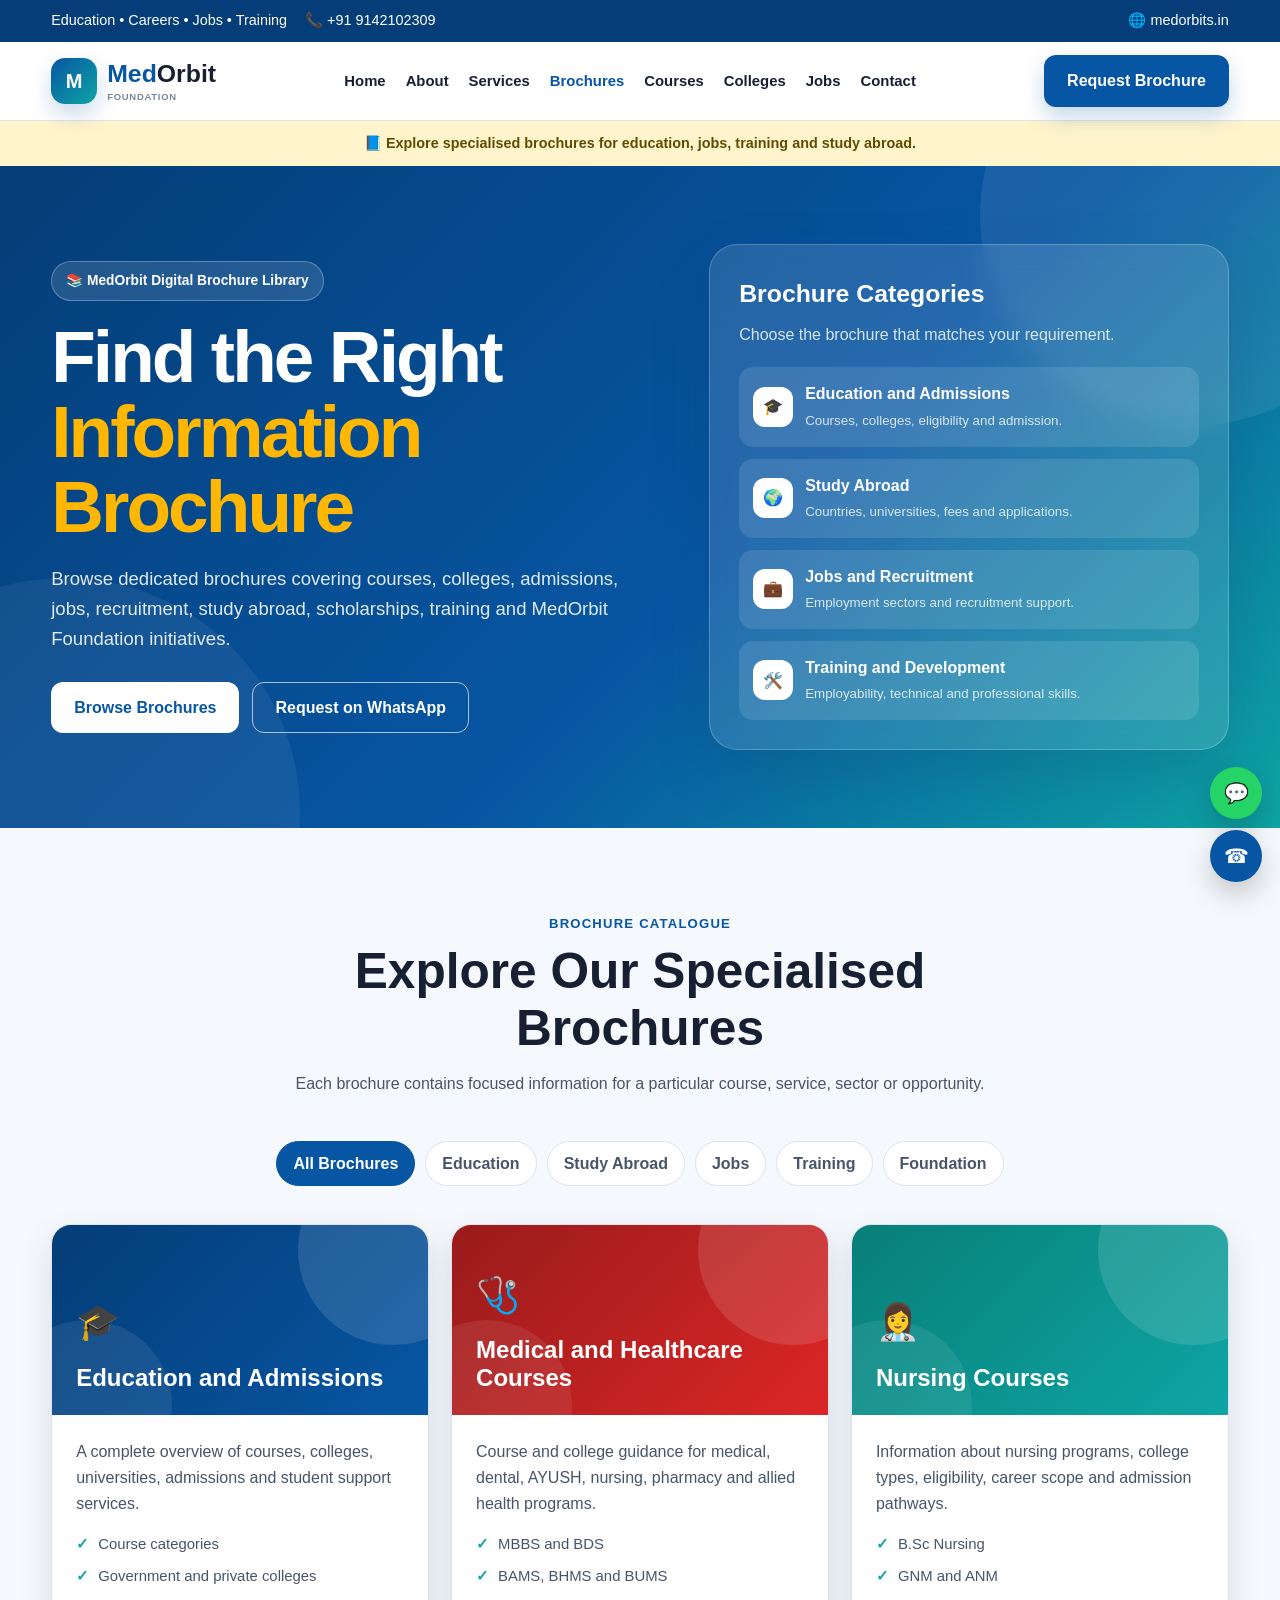
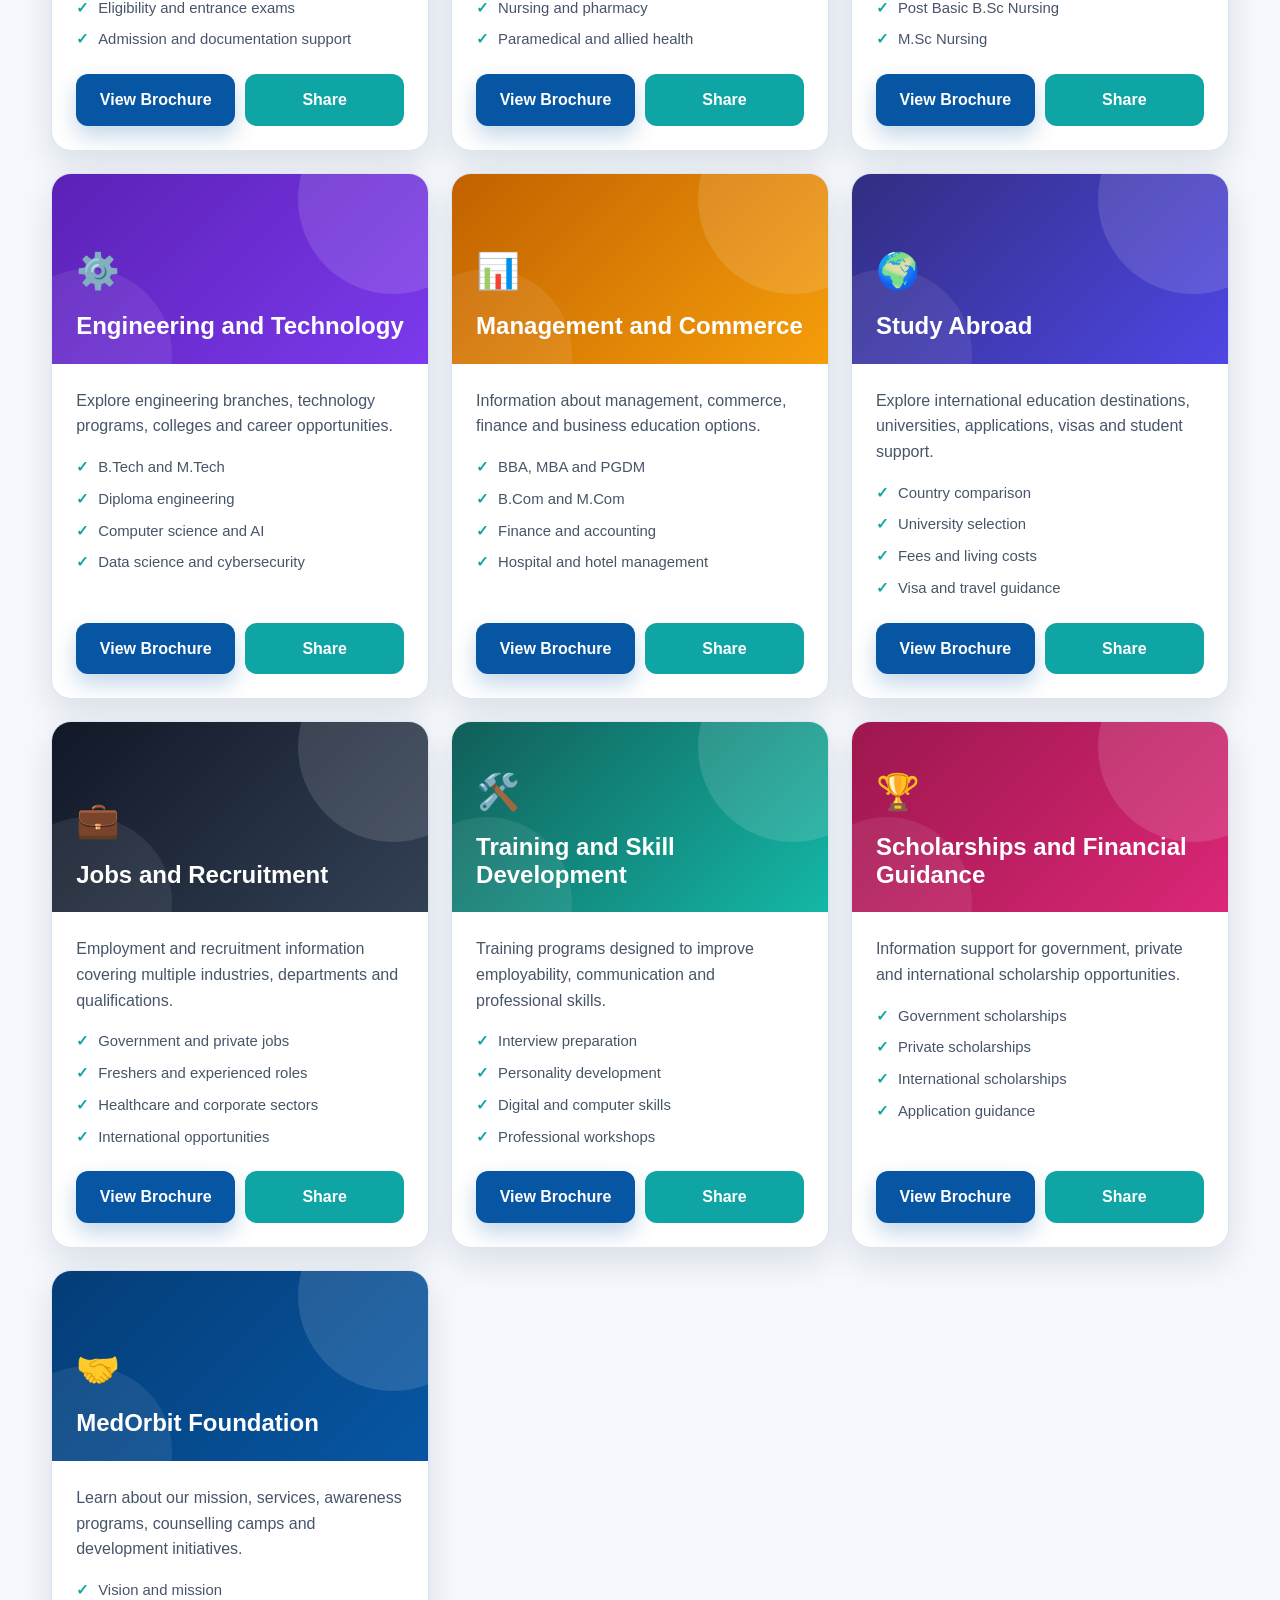
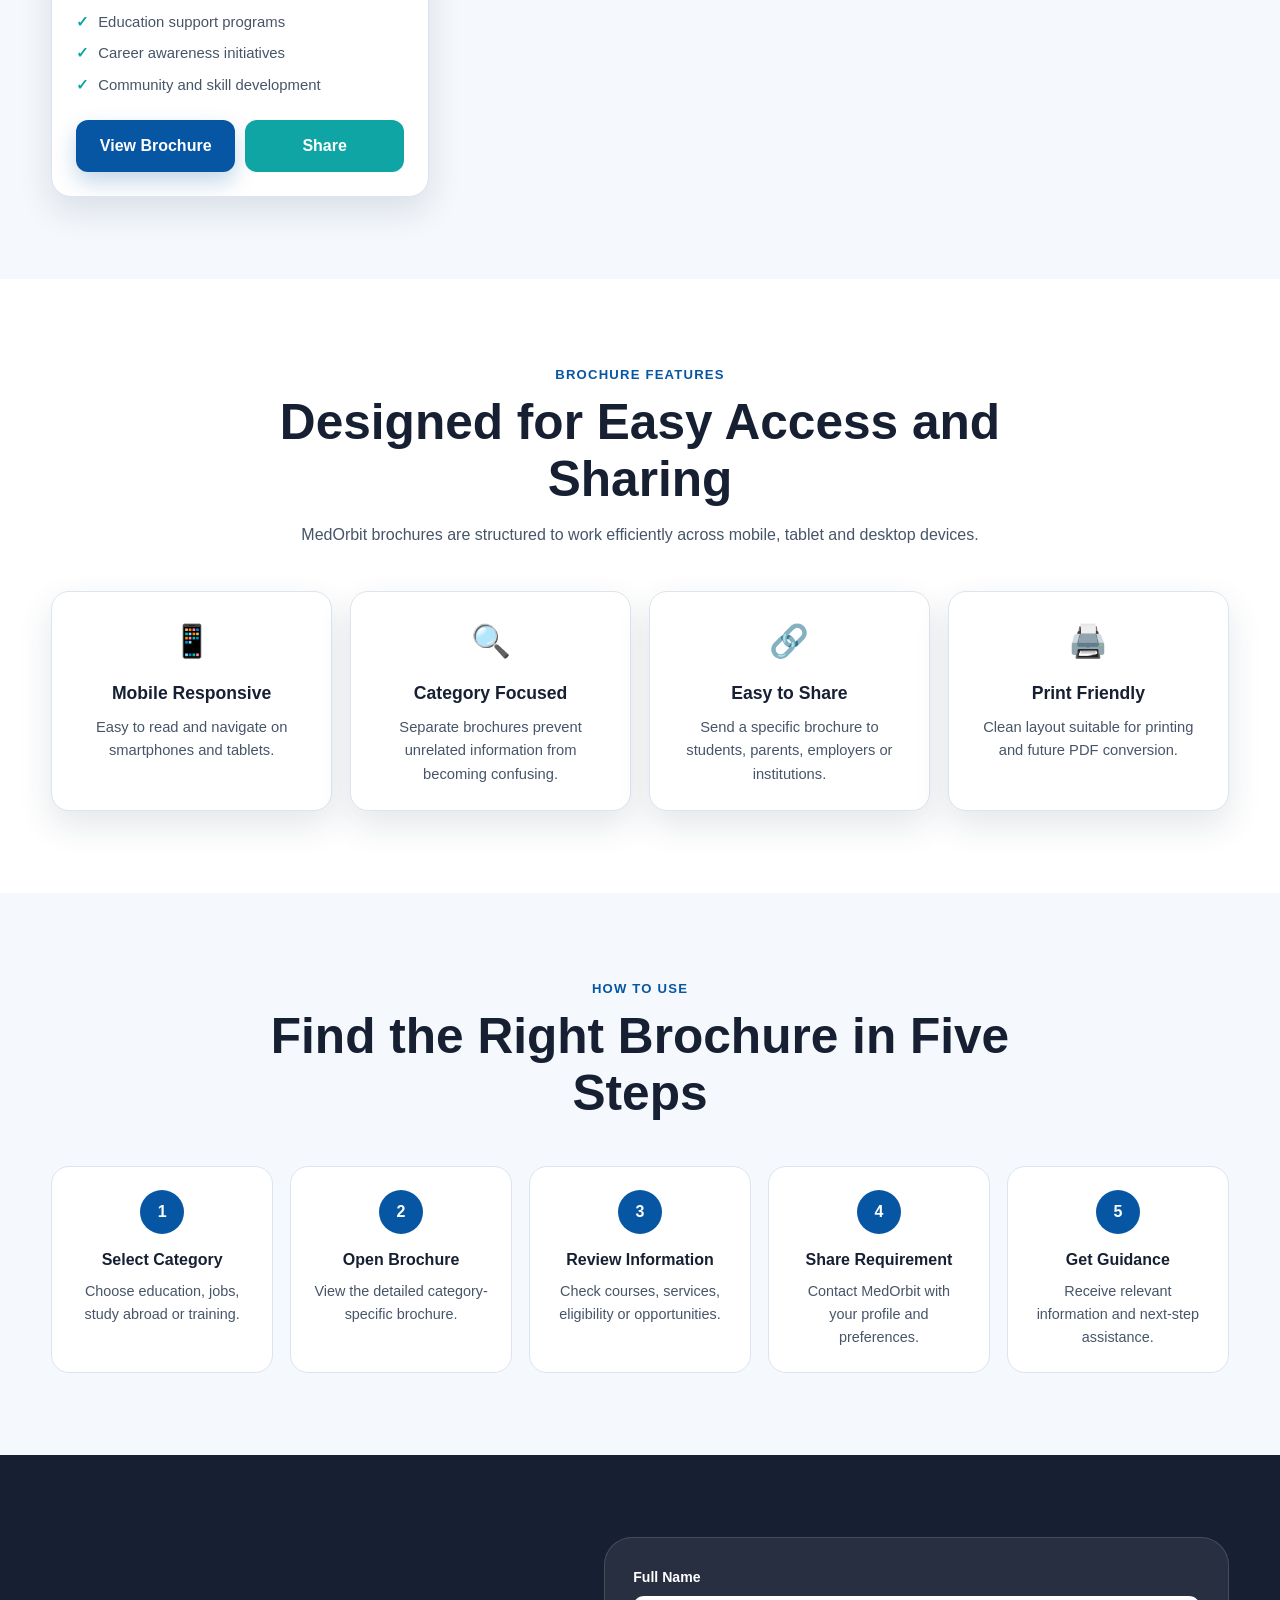
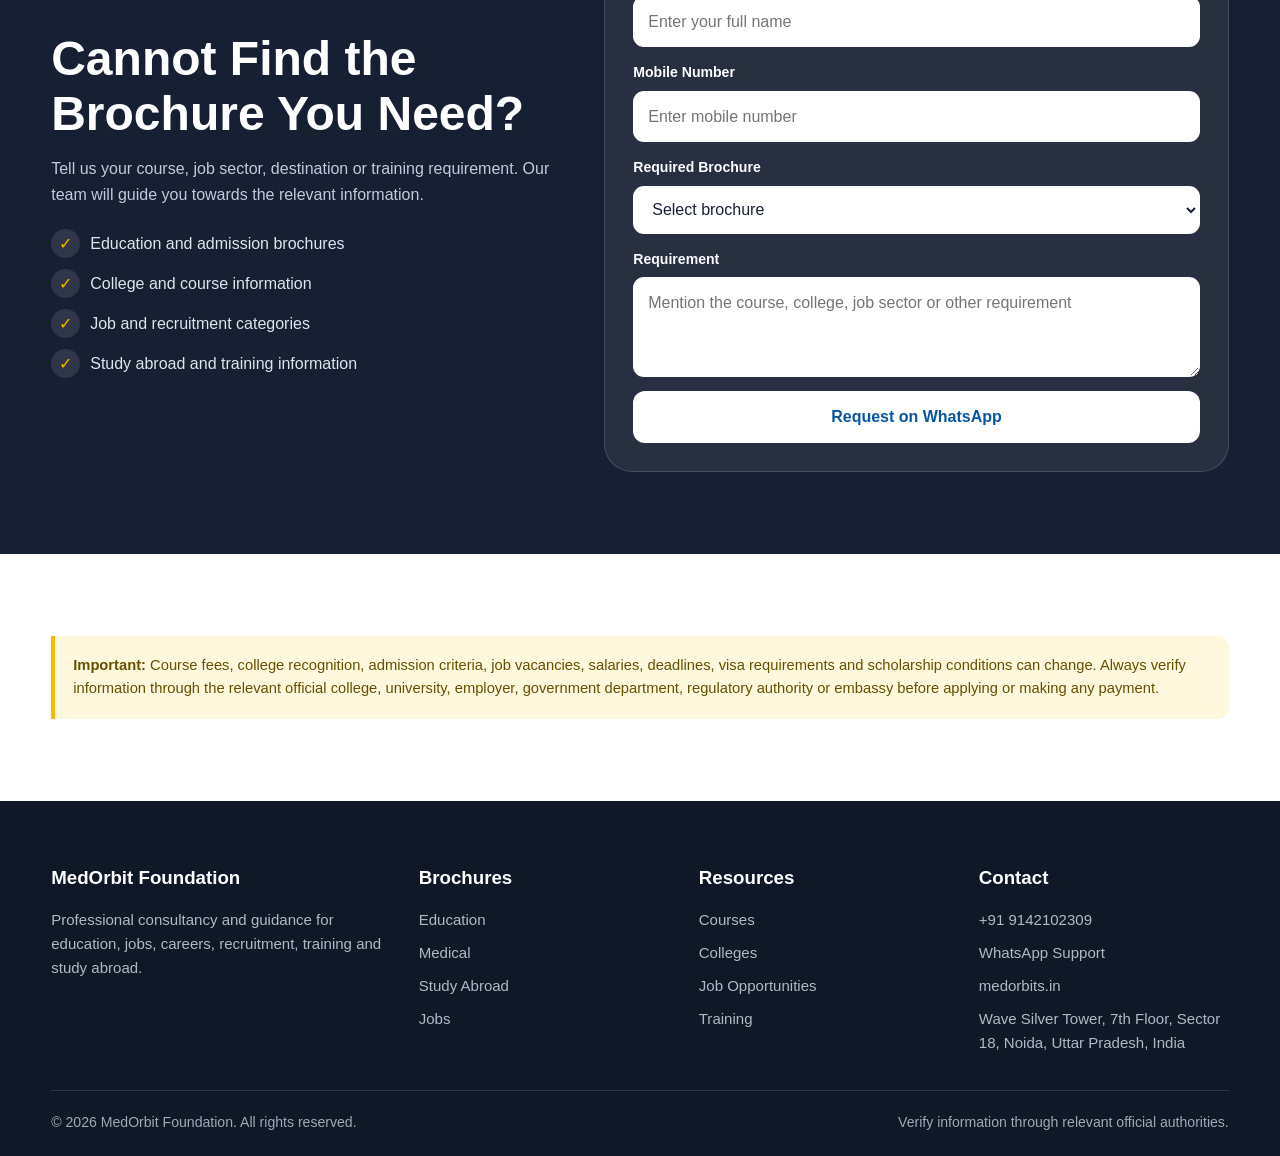
<file: brochure.html>
<!DOCTYPE html>
<html lang="en">
<head>
  <meta charset="UTF-8">

  <meta
    name="viewport"
    content="width=device-width, initial-scale=1.0, viewport-fit=cover"
  >

  <title>
    Digital Brochures | MedOrbit Foundation
  </title>

  <meta
    name="description"
    content="Explore MedOrbit Foundation brochures for education, admissions, colleges, study abroad, jobs, recruitment, scholarships, training and foundation initiatives."
  >

  <meta
    name="keywords"
    content="MedOrbit Foundation brochure, education brochure, college brochure, jobs brochure, study abroad brochure, training brochure, scholarship brochure"
  >

  <meta name="author" content="MedOrbit Foundation">
  <meta name="theme-color" content="#0756a3">

  <link
    rel="canonical"
    href="https://medorbits.in/brochure.html"
  >

  <meta
    property="og:title"
    content="Digital Brochures | MedOrbit Foundation"
  >

  <meta
    property="og:description"
    content="Browse education, career, job, study abroad and training brochures from MedOrbit Foundation."
  >

  <meta property="og:type" content="website">

  <meta
    property="og:url"
    content="https://medorbits.in/brochure.html"
  >

  <style>
    :root {
      --primary: #0756a3;
      --primary-dark: #043d77;
      --secondary: #0ea5a4;
      --accent: #ffb703;
      --success: #15803d;
      --danger: #dc2626;
      --dark: #172033;
      --text: #475569;
      --muted: #7b8796;
      --light: #f5f8fc;
      --white: #ffffff;
      --border: #dbe4ef;

      --shadow:
        0 14px 34px rgba(21, 47, 78, 0.12);

      --shadow-large:
        0 24px 60px rgba(21, 47, 78, 0.16);

      --radius: 20px;
      --radius-large: 28px;
    }

    * {
      margin: 0;
      padding: 0;
      box-sizing: border-box;
    }

    html {
      scroll-behavior: smooth;
      -webkit-text-size-adjust: 100%;
    }

    body {
      font-family: Arial, Helvetica, sans-serif;
      background: var(--light);
      color: var(--dark);
      line-height: 1.6;
      overflow-x: hidden;
    }

    body.menu-open {
      overflow: hidden;
    }

    img {
      display: block;
      max-width: 100%;
    }

    a {
      color: inherit;
      text-decoration: none;
    }

    ul {
      list-style: none;
    }

    button,
    input,
    select,
    textarea {
      font: inherit;
    }

    button {
      cursor: pointer;
    }

    .container {
      width: min(1180px, 92%);
      margin: auto;
    }

    .section {
      padding: 82px 0;
    }

    .section-white {
      background: var(--white);
    }

    .section-dark {
      background: var(--dark);
      color: var(--white);
    }

    .section-heading {
      max-width: 790px;
      margin: 0 auto 44px;
      text-align: center;
    }

    .section-heading span {
      display: inline-block;
      margin-bottom: 9px;
      color: var(--primary);
      font-size: 0.82rem;
      font-weight: 900;
      letter-spacing: 1.2px;
      text-transform: uppercase;
    }

    .section-heading h2 {
      margin-bottom: 14px;
      font-size: clamp(2rem, 4vw, 3.1rem);
      line-height: 1.15;
    }

    .section-heading p {
      color: var(--text);
    }

    .section-dark .section-heading span {
      color: var(--accent);
    }

    .section-dark .section-heading p {
      color: #b8c3d1;
    }

    .btn {
      min-height: 48px;
      display: inline-flex;
      align-items: center;
      justify-content: center;
      gap: 8px;
      padding: 12px 22px;
      border: 1px solid transparent;
      border-radius: 12px;
      font-weight: 800;
      transition:
        transform 0.25s ease,
        background 0.25s ease,
        color 0.25s ease,
        box-shadow 0.25s ease;
    }

    .btn:hover {
      transform: translateY(-2px);
    }

    .btn-primary {
      background: var(--primary);
      color: var(--white);
      box-shadow:
        0 10px 22px rgba(7, 86, 163, 0.24);
    }

    .btn-primary:hover {
      background: var(--primary-dark);
    }

    .btn-secondary {
      background: var(--secondary);
      color: var(--white);
    }

    .btn-light {
      background: var(--white);
      color: var(--primary);
    }

    .btn-outline {
      border-color: rgba(255, 255, 255, 0.65);
      background: transparent;
      color: var(--white);
    }

    .topbar {
      background: var(--primary-dark);
      color: var(--white);
      font-size: 0.9rem;
    }

    .topbar-inner {
      min-height: 42px;
      display: flex;
      align-items: center;
      justify-content: space-between;
      gap: 16px;
    }

    .topbar-group {
      display: flex;
      align-items: center;
      gap: 18px;
      flex-wrap: wrap;
    }

    .header {
      position: sticky;
      top: 0;
      z-index: 1000;
      background: rgba(255, 255, 255, 0.97);
      backdrop-filter: blur(12px);
      border-bottom: 1px solid var(--border);
    }

    .navbar {
      min-height: 78px;
      display: flex;
      align-items: center;
      justify-content: space-between;
      gap: 20px;
    }

    .logo {
      display: flex;
      align-items: center;
      gap: 10px;
    }

    .logo-icon {
      width: 46px;
      height: 46px;
      display: grid;
      place-items: center;
      border-radius: 14px;
      background:
        linear-gradient(
          135deg,
          var(--primary),
          var(--secondary)
        );
      color: var(--white);
      font-size: 1.25rem;
      font-weight: 900;
      box-shadow:
        0 10px 22px rgba(7, 86, 163, 0.22);
    }

    .logo-copy {
      display: grid;
      line-height: 1.05;
    }

    .logo-name {
      color: var(--primary);
      font-size: 1.55rem;
      font-weight: 900;
    }

    .logo-name strong {
      color: var(--dark);
    }

    .logo-copy small {
      margin-top: 5px;
      color: var(--muted);
      font-size: 0.59rem;
      font-weight: 800;
      letter-spacing: 0.08em;
      text-transform: uppercase;
    }

    .nav-links {
      display: flex;
      align-items: center;
      gap: 20px;
    }

    .nav-links a {
      color: var(--dark);
      font-size: 0.93rem;
      font-weight: 750;
    }

    .nav-links a:hover,
    .nav-links a.active {
      color: var(--primary);
    }

    .menu-toggle {
      display: none;
      width: 46px;
      height: 46px;
      border: 0;
      border-radius: 12px;
      background: #eaf3fc;
      color: var(--primary);
      font-size: 1.35rem;
    }

    .announcement {
      padding: 11px 0;
      background: #fff4cc;
      color: #614c00;
      text-align: center;
      font-size: 0.9rem;
      font-weight: 700;
    }

    .hero {
      position: relative;
      overflow: hidden;
      background:
        linear-gradient(
          135deg,
          var(--primary-dark),
          var(--primary) 58%,
          var(--secondary)
        );
      color: var(--white);
    }

    .hero::before {
      content: "";
      position: absolute;
      top: -160px;
      right: -120px;
      width: 420px;
      height: 420px;
      border-radius: 50%;
      background: rgba(255, 255, 255, 0.08);
    }

    .hero::after {
      content: "";
      position: absolute;
      left: -170px;
      bottom: -220px;
      width: 470px;
      height: 470px;
      border-radius: 50%;
      background: rgba(255, 255, 255, 0.06);
    }

    .hero-grid {
      position: relative;
      z-index: 2;
      min-height: 560px;
      padding: 78px 0;
      display: grid;
      grid-template-columns: 1.08fr 0.92fr;
      gap: 48px;
      align-items: center;
    }

    .hero-badge {
      display: inline-flex;
      align-items: center;
      gap: 8px;
      margin-bottom: 18px;
      padding: 8px 14px;
      border: 1px solid rgba(255, 255, 255, 0.28);
      border-radius: 999px;
      background: rgba(255, 255, 255, 0.12);
      font-size: 0.86rem;
      font-weight: 800;
    }

    .hero h1 {
      margin-bottom: 20px;
      font-size: clamp(2.5rem, 5.7vw, 4.9rem);
      line-height: 1.03;
      letter-spacing: -0.04em;
    }

    .hero h1 span {
      color: var(--accent);
    }

    .hero-copy > p {
      max-width: 680px;
      color: rgba(255, 255, 255, 0.88);
      font-size: clamp(1rem, 2vw, 1.16rem);
    }

    .hero-actions {
      display: flex;
      gap: 13px;
      flex-wrap: wrap;
      margin-top: 28px;
    }

    .hero-panel {
      padding: 29px;
      border: 1px solid rgba(255, 255, 255, 0.22);
      border-radius: var(--radius-large);
      background: rgba(255, 255, 255, 0.12);
      backdrop-filter: blur(14px);
      box-shadow: var(--shadow-large);
    }

    .hero-panel h2 {
      margin-bottom: 8px;
      font-size: 1.55rem;
    }

    .hero-panel > p {
      margin-bottom: 20px;
      color: rgba(255, 255, 255, 0.82);
    }

    .hero-list {
      display: grid;
      gap: 12px;
    }

    .hero-list-item {
      display: flex;
      align-items: center;
      gap: 12px;
      padding: 14px;
      border-radius: 14px;
      background: rgba(255, 255, 255, 0.11);
    }

    .hero-list-icon {
      width: 40px;
      height: 40px;
      flex: 0 0 40px;
      display: grid;
      place-items: center;
      border-radius: 12px;
      background: var(--white);
      color: var(--primary);
    }

    .hero-list-item small {
      color: rgba(255, 255, 255, 0.8);
    }

    .brochure-grid {
      display: grid;
      grid-template-columns:
        repeat(3, minmax(0, 1fr));
      gap: 22px;
    }

    .brochure-card {
      overflow: hidden;
      display: flex;
      flex-direction: column;
      background: var(--white);
      border: 1px solid var(--border);
      border-radius: var(--radius);
      box-shadow: var(--shadow);
      transition:
        transform 0.25s ease,
        box-shadow 0.25s ease;
    }

    .brochure-card:hover {
      transform: translateY(-7px);
      box-shadow: var(--shadow-large);
    }

    .brochure-cover {
      min-height: 190px;
      position: relative;
      display: flex;
      align-items: flex-end;
      padding: 24px;
      overflow: hidden;
      color: var(--white);
    }

    .brochure-cover::before {
      content: "";
      position: absolute;
      top: -70px;
      right: -60px;
      width: 190px;
      height: 190px;
      border-radius: 50%;
      background: rgba(255, 255, 255, 0.12);
    }

    .brochure-cover::after {
      content: "";
      position: absolute;
      bottom: -75px;
      left: -50px;
      width: 170px;
      height: 170px;
      border-radius: 50%;
      background: rgba(255, 255, 255, 0.08);
    }

    .cover-blue {
      background:
        linear-gradient(135deg, #043d77, #0756a3);
    }

    .cover-green {
      background:
        linear-gradient(135deg, #087f78, #0ea5a4);
    }

    .cover-orange {
      background:
        linear-gradient(135deg, #c26100, #f59e0b);
    }

    .cover-purple {
      background:
        linear-gradient(135deg, #5b21b6, #7c3aed);
    }

    .cover-red {
      background:
        linear-gradient(135deg, #991b1b, #dc2626);
    }

    .cover-dark {
      background:
        linear-gradient(135deg, #111827, #334155);
    }

    .cover-pink {
      background:
        linear-gradient(135deg, #9d174d, #db2777);
    }

    .cover-indigo {
      background:
        linear-gradient(135deg, #312e81, #4f46e5);
    }

    .cover-teal {
      background:
        linear-gradient(135deg, #115e59, #14b8a6);
    }

    .cover-content {
      position: relative;
      z-index: 2;
    }

    .cover-icon {
      display: block;
      margin-bottom: 13px;
      font-size: 2.2rem;
    }

    .cover-content h3 {
      font-size: 1.5rem;
      line-height: 1.15;
    }

    .brochure-body {
      flex: 1;
      display: flex;
      flex-direction: column;
      padding: 24px;
    }

    .brochure-body p {
      margin-bottom: 17px;
      color: var(--text);
    }

    .brochure-list {
      display: grid;
      gap: 8px;
      margin-bottom: 22px;
    }

    .brochure-list li {
      position: relative;
      padding-left: 22px;
      color: var(--text);
      font-size: 0.93rem;
    }

    .brochure-list li::before {
      content: "✓";
      position: absolute;
      left: 0;
      color: var(--secondary);
      font-weight: 900;
    }

    .brochure-actions {
      display: flex;
      gap: 10px;
      flex-wrap: wrap;
      margin-top: auto;
    }

    .brochure-actions .btn {
      flex: 1;
      min-width: 130px;
    }

    .category-nav {
      display: flex;
      gap: 10px;
      flex-wrap: wrap;
      justify-content: center;
      margin-bottom: 38px;
    }

    .category-nav button {
      min-height: 42px;
      padding: 9px 16px;
      border: 1px solid var(--border);
      border-radius: 999px;
      background: var(--white);
      color: var(--text);
      font-weight: 800;
      transition: 0.25s ease;
    }

    .category-nav button:hover,
    .category-nav button.active {
      border-color: var(--primary);
      background: var(--primary);
      color: var(--white);
    }

    .feature-grid {
      display: grid;
      grid-template-columns:
        repeat(4, minmax(0, 1fr));
      gap: 18px;
    }

    .feature-card {
      padding: 24px;
      text-align: center;
      background: var(--white);
      border: 1px solid var(--border);
      border-radius: 18px;
      box-shadow: var(--shadow);
    }

    .feature-card span {
      display: block;
      margin-bottom: 12px;
      font-size: 2rem;
    }

    .feature-card h3 {
      margin-bottom: 8px;
      font-size: 1.1rem;
    }

    .feature-card p {
      color: var(--text);
      font-size: 0.92rem;
    }

    .steps-grid {
      display: grid;
      grid-template-columns:
        repeat(5, minmax(0, 1fr));
      gap: 17px;
    }

    .step-card {
      padding: 23px;
      text-align: center;
      border: 1px solid var(--border);
      border-radius: 18px;
      background: var(--white);
    }

    .step-number {
      width: 44px;
      height: 44px;
      display: grid;
      place-items: center;
      margin: 0 auto 13px;
      border-radius: 50%;
      background: var(--primary);
      color: var(--white);
      font-weight: 900;
    }

    .step-card h3 {
      margin-bottom: 7px;
      font-size: 1rem;
    }

    .step-card p {
      color: var(--text);
      font-size: 0.9rem;
    }

    .enquiry-grid {
      display: grid;
      grid-template-columns: 0.9fr 1.1fr;
      gap: 42px;
      align-items: center;
    }

    .enquiry-copy h2 {
      margin-bottom: 15px;
      font-size: clamp(2rem, 4vw, 3rem);
      line-height: 1.15;
    }

    .enquiry-copy p {
      margin-bottom: 16px;
      color: #c0cada;
    }

    .enquiry-points {
      display: grid;
      gap: 11px;
      margin-top: 22px;
    }

    .enquiry-point {
      display: flex;
      align-items: center;
      gap: 10px;
      color: #dbe4ef;
    }

    .enquiry-point i {
      width: 29px;
      height: 29px;
      display: grid;
      place-items: center;
      flex: 0 0 29px;
      border-radius: 50%;
      background: rgba(255, 255, 255, 0.1);
      color: var(--accent);
      font-style: normal;
    }

    .enquiry-form {
      padding: 28px;
      border: 1px solid rgba(255, 255, 255, 0.14);
      border-radius: var(--radius-large);
      background: rgba(255, 255, 255, 0.07);
    }

    .form-grid {
      display: grid;
      gap: 14px;
    }

    .field {
      display: grid;
      gap: 7px;
    }

    .field label {
      font-size: 0.88rem;
      font-weight: 800;
    }

    .field input,
    .field select,
    .field textarea {
      width: 100%;
      min-height: 48px;
      padding: 12px 14px;
      border: 1px solid rgba(255, 255, 255, 0.2);
      border-radius: 11px;
      outline: none;
      background: var(--white);
      color: var(--dark);
    }

    .field textarea {
      min-height: 100px;
      resize: vertical;
    }

    .enquiry-form .btn {
      width: 100%;
    }

    .disclaimer {
      padding: 18px;
      border-left: 4px solid var(--accent);
      border-radius: 0 12px 12px 0;
      background: #fff8dd;
      color: #664f00;
      font-size: 0.92rem;
    }

    .footer {
      padding: 62px 0 22px;
      background: #101827;
      color: #dbe4ef;
    }

    .footer-grid {
      display: grid;
      grid-template-columns:
        1.35fr 1fr 1fr 1fr;
      gap: 30px;
    }

    .footer h3 {
      margin-bottom: 15px;
      color: var(--white);
    }

    .footer p,
    .footer a {
      color: #aeb9c8;
      font-size: 0.94rem;
    }

    .footer a:hover {
      color: var(--white);
    }

    .footer-links {
      display: grid;
      gap: 9px;
    }

    .footer-bottom {
      margin-top: 35px;
      padding-top: 20px;
      display: flex;
      justify-content: space-between;
      gap: 16px;
      flex-wrap: wrap;
      border-top:
        1px solid rgba(255, 255, 255, 0.12);
      color: #9da9b7;
      font-size: 0.88rem;
    }

    .floating-buttons {
      position: fixed;
      right: 18px;
      bottom: 18px;
      z-index: 900;
      display: grid;
      gap: 11px;
    }

    .float-btn {
      width: 52px;
      height: 52px;
      display: grid;
      place-items: center;
      border-radius: 50%;
      color: var(--white);
      font-size: 1.25rem;
      box-shadow:
        0 12px 28px rgba(0, 0, 0, 0.2);
    }

    .whatsapp {
      background: #25d366;
    }

    .call {
      background: var(--primary);
    }

    @media (max-width: 1050px) {
      .nav-links {
        position: fixed;
        top: 78px;
        left: 0;
        right: 0;
        max-height: calc(100vh - 78px);
        overflow-y: auto;
        display: none;
        flex-direction: column;
        align-items: flex-start;
        padding: 24px 4%;
        background: var(--white);
        border-bottom: 1px solid var(--border);
        box-shadow: var(--shadow);
      }

      .nav-links.active {
        display: flex;
      }

      .menu-toggle {
        display: block;
      }

      .nav-cta {
        display: none;
      }

      .hero-grid,
      .enquiry-grid {
        grid-template-columns: 1fr;
      }

      .brochure-grid {
        grid-template-columns:
          repeat(2, minmax(0, 1fr));
      }

      .feature-grid {
        grid-template-columns:
          repeat(2, minmax(0, 1fr));
      }

      .steps-grid {
        grid-template-columns:
          repeat(2, minmax(0, 1fr));
      }

      .footer-grid {
        grid-template-columns:
          repeat(2, minmax(0, 1fr));
      }
    }

    @media (max-width: 720px) {
      .container {
        width: min(94%, 1180px);
      }

      .section {
        padding: 62px 0;
      }

      .topbar-inner {
        justify-content: center;
        text-align: center;
      }

      .topbar-group {
        justify-content: center;
      }

      .topbar-group span:first-child {
        display: none;
      }

      .logo-copy small {
        display: none;
      }

      .hero-grid {
        min-height: auto;
        padding: 60px 0;
        gap: 32px;
      }

      .hero h1 {
        font-size: clamp(2.3rem, 12vw, 3.5rem);
      }

      .hero-actions {
        display: grid;
      }

      .hero-actions .btn {
        width: 100%;
      }

      .brochure-grid,
      .feature-grid,
      .steps-grid,
      .footer-grid {
        grid-template-columns: 1fr;
      }

      .brochure-actions {
        display: grid;
      }

      .brochure-actions .btn {
        width: 100%;
      }

      .footer-bottom {
        flex-direction: column;
      }
    }

    @media (max-width: 420px) {
      .logo-name {
        font-size: 1.34rem;
      }

      .logo-icon {
        width: 40px;
        height: 40px;
      }

      .hero-panel,
      .brochure-body,
      .enquiry-form {
        padding: 20px;
      }

      .topbar-group {
        flex-direction: column;
        gap: 1px;
        padding: 5px 0;
      }

      .category-nav {
        justify-content: flex-start;
        flex-wrap: nowrap;
        overflow-x: auto;
        padding-bottom: 8px;
      }

      .category-nav button {
        flex: 0 0 auto;
      }

      .floating-buttons {
        right: 12px;
        bottom: 12px;
      }

      .float-btn {
        width: 48px;
        height: 48px;
      }
    }

    @media print {
      .topbar,
      .header,
      .announcement,
      .hero-actions,
      .category-nav,
      .brochure-actions,
      .section-dark,
      .footer,
      .floating-buttons {
        display: none !important;
      }

      body {
        background: var(--white);
      }

      .section {
        padding: 30px 0;
      }

      .brochure-grid {
        grid-template-columns: repeat(2, 1fr);
      }

      .brochure-card {
        break-inside: avoid;
        box-shadow: none;
      }
    }
  </style>
</head>

<body>

  <div class="topbar">
    <div class="container topbar-inner">

      <div class="topbar-group">
        <span>
          Education • Careers • Jobs • Training
        </span>

        <span>
          📞 +91 9142102309
        </span>
      </div>

      <a href="https://medorbits.in">
        🌐 medorbits.in
      </a>

    </div>
  </div>

  <header class="header">
    <div class="container navbar">

      <a href="index.html" class="logo">

        <span class="logo-icon">
          M
        </span>

        <span class="logo-copy">

          <span class="logo-name">
            Med<strong>Orbit</strong>
          </span>

          <small>
            Foundation
          </small>

        </span>
      </a>

      <button
        class="menu-toggle"
        id="menuToggle"
        aria-label="Open navigation menu"
      >
        ☰
      </button>

      <ul class="nav-links" id="navLinks">

        <li>
          <a href="index.html">
            Home
          </a>
        </li>

        <li>
          <a href="about.html">
            About
          </a>
        </li>

        <li>
          <a href="services.html">
            Services
          </a>
        </li>

        <li>
          <a href="brochure.html" class="active">
            Brochures
          </a>
        </li>

        <li>
          <a href="courses.html">
            Courses
          </a>
        </li>

        <li>
          <a href="colleges.html">
            Colleges
          </a>
        </li>

        <li>
          <a href="jobs.html">
            Jobs
          </a>
        </li>

        <li>
          <a href="contact.html">
            Contact
          </a>
        </li>

      </ul>

      <a
        class="btn btn-primary nav-cta"
        href="https://wa.me/919142102309?text=Hello%20MedOrbit%20Foundation%2C%20I%20need%20a%20brochure."
      >
        Request Brochure
      </a>

    </div>
  </header>

  <div class="announcement">
    📘 Explore specialised brochures for education, jobs, training and study abroad.
  </div>

  <main>

    <section class="hero">
      <div class="container hero-grid">

        <div class="hero-copy">

          <span class="hero-badge">
            📚 MedOrbit Digital Brochure Library
          </span>

          <h1>
            Find the Right
            <span>Information Brochure</span>
          </h1>

          <p>
            Browse dedicated brochures covering courses, colleges,
            admissions, jobs, recruitment, study abroad, scholarships,
            training and MedOrbit Foundation initiatives.
          </p>

          <div class="hero-actions">

            <a
              class="btn btn-light"
              href="#brochures"
            >
              Browse Brochures
            </a>

            <a
              class="btn btn-outline"
              href="https://wa.me/919142102309?text=Hello%20MedOrbit%20Foundation%2C%20please%20send%20me%20the%20relevant%20brochure."
            >
              Request on WhatsApp
            </a>

          </div>

        </div>

        <div class="hero-panel">

          <h2>
            Brochure Categories
          </h2>

          <p>
            Choose the brochure that matches your requirement.
          </p>

          <div class="hero-list">

            <div class="hero-list-item">
              <span class="hero-list-icon">🎓</span>

              <div>
                <strong>Education and Admissions</strong>
                <br>
                <small>Courses, colleges, eligibility and admission.</small>
              </div>
            </div>

            <div class="hero-list-item">
              <span class="hero-list-icon">🌍</span>

              <div>
                <strong>Study Abroad</strong>
                <br>
                <small>Countries, universities, fees and applications.</small>
              </div>
            </div>

            <div class="hero-list-item">
              <span class="hero-list-icon">💼</span>

              <div>
                <strong>Jobs and Recruitment</strong>
                <br>
                <small>Employment sectors and recruitment support.</small>
              </div>
            </div>

            <div class="hero-list-item">
              <span class="hero-list-icon">🛠️</span>

              <div>
                <strong>Training and Development</strong>
                <br>
                <small>Employability, technical and professional skills.</small>
              </div>
            </div>

          </div>

        </div>

      </div>
    </section>

    <section class="section" id="brochures">
      <div class="container">

        <div class="section-heading">

          <span>
            Brochure Catalogue
          </span>

          <h2>
            Explore Our Specialised Brochures
          </h2>

          <p>
            Each brochure contains focused information for a particular
            course, service, sector or opportunity.
          </p>

        </div>

        <div class="category-nav">

          <button class="filter-button active" data-filter="all">
            All Brochures
          </button>

          <button class="filter-button" data-filter="education">
            Education
          </button>

          <button class="filter-button" data-filter="abroad">
            Study Abroad
          </button>

          <button class="filter-button" data-filter="jobs">
            Jobs
          </button>

          <button class="filter-button" data-filter="training">
            Training
          </button>

          <button class="filter-button" data-filter="foundation">
            Foundation
          </button>

        </div>

        <div class="brochure-grid">

          <article
            class="brochure-card"
            data-category="education"
          >

            <div class="brochure-cover cover-blue">

              <div class="cover-content">
                <span class="cover-icon">🎓</span>
                <h3>Education and Admissions</h3>
              </div>

            </div>

            <div class="brochure-body">

              <p>
                A complete overview of courses, colleges, universities,
                admissions and student support services.
              </p>

              <ul class="brochure-list">
                <li>Course categories</li>
                <li>Government and private colleges</li>
                <li>Eligibility and entrance exams</li>
                <li>Admission and documentation support</li>
              </ul>

              <div class="brochure-actions">

                <a
                  class="btn btn-primary"
                  href="brochures/education.html"
                >
                  View Brochure
                </a>

                <button
                  class="btn btn-secondary share-button"
                  data-brochure="Education and Admissions Brochure"
                >
                  Share
                </button>

              </div>

            </div>
          </article>

          <article
            class="brochure-card"
            data-category="education"
          >

            <div class="brochure-cover cover-red">

              <div class="cover-content">
                <span class="cover-icon">🩺</span>
                <h3>Medical and Healthcare Courses</h3>
              </div>

            </div>

            <div class="brochure-body">

              <p>
                Course and college guidance for medical, dental, AYUSH,
                nursing, pharmacy and allied health programs.
              </p>

              <ul class="brochure-list">
                <li>MBBS and BDS</li>
                <li>BAMS, BHMS and BUMS</li>
                <li>Nursing and pharmacy</li>
                <li>Paramedical and allied health</li>
              </ul>

              <div class="brochure-actions">

                <a
                  class="btn btn-primary"
                  href="brochures/medical.html"
                >
                  View Brochure
                </a>

                <button
                  class="btn btn-secondary share-button"
                  data-brochure="Medical and Healthcare Courses Brochure"
                >
                  Share
                </button>

              </div>

            </div>
          </article>

          <article
            class="brochure-card"
            data-category="education"
          >

            <div class="brochure-cover cover-green">

              <div class="cover-content">
                <span class="cover-icon">👩‍⚕️</span>
                <h3>Nursing Courses</h3>
              </div>

            </div>

            <div class="brochure-body">

              <p>
                Information about nursing programs, college types,
                eligibility, career scope and admission pathways.
              </p>

              <ul class="brochure-list">
                <li>B.Sc Nursing</li>
                <li>GNM and ANM</li>
                <li>Post Basic B.Sc Nursing</li>
                <li>M.Sc Nursing</li>
              </ul>

              <div class="brochure-actions">

                <a
                  class="btn btn-primary"
                  href="brochures/nursing.html"
                >
                  View Brochure
                </a>

                <button
                  class="btn btn-secondary share-button"
                  data-brochure="Nursing Courses Brochure"
                >
                  Share
                </button>

              </div>

            </div>
          </article>

          <article
            class="brochure-card"
            data-category="education"
          >

            <div class="brochure-cover cover-purple">

              <div class="cover-content">
                <span class="cover-icon">⚙️</span>
                <h3>Engineering and Technology</h3>
              </div>

            </div>

            <div class="brochure-body">

              <p>
                Explore engineering branches, technology programs,
                colleges and career opportunities.
              </p>

              <ul class="brochure-list">
                <li>B.Tech and M.Tech</li>
                <li>Diploma engineering</li>
                <li>Computer science and AI</li>
                <li>Data science and cybersecurity</li>
              </ul>

              <div class="brochure-actions">

                <a
                  class="btn btn-primary"
                  href="brochures/engineering.html"
                >
                  View Brochure
                </a>

                <button
                  class="btn btn-secondary share-button"
                  data-brochure="Engineering and Technology Brochure"
                >
                  Share
                </button>

              </div>

            </div>
          </article>

          <article
            class="brochure-card"
            data-category="education"
          >

            <div class="brochure-cover cover-orange">

              <div class="cover-content">
                <span class="cover-icon">📊</span>
                <h3>Management and Commerce</h3>
              </div>

            </div>

            <div class="brochure-body">

              <p>
                Information about management, commerce, finance and
                business education options.
              </p>

              <ul class="brochure-list">
                <li>BBA, MBA and PGDM</li>
                <li>B.Com and M.Com</li>
                <li>Finance and accounting</li>
                <li>Hospital and hotel management</li>
              </ul>

              <div class="brochure-actions">

                <a
                  class="btn btn-primary"
                  href="brochures/management.html"
                >
                  View Brochure
                </a>

                <button
                  class="btn btn-secondary share-button"
                  data-brochure="Management and Commerce Brochure"
                >
                  Share
                </button>

              </div>

            </div>
          </article>

          <article
            class="brochure-card"
            data-category="abroad"
          >

            <div class="brochure-cover cover-indigo">

              <div class="cover-content">
                <span class="cover-icon">🌍</span>
                <h3>Study Abroad</h3>
              </div>

            </div>

            <div class="brochure-body">

              <p>
                Explore international education destinations,
                universities, applications, visas and student support.
              </p>

              <ul class="brochure-list">
                <li>Country comparison</li>
                <li>University selection</li>
                <li>Fees and living costs</li>
                <li>Visa and travel guidance</li>
              </ul>

              <div class="brochure-actions">

                <a
                  class="btn btn-primary"
                  href="brochures/study-abroad.html"
                >
                  View Brochure
                </a>

                <button
                  class="btn btn-secondary share-button"
                  data-brochure="Study Abroad Brochure"
                >
                  Share
                </button>

              </div>

            </div>
          </article>

          <article
            class="brochure-card"
            data-category="jobs"
          >

            <div class="brochure-cover cover-dark">

              <div class="cover-content">
                <span class="cover-icon">💼</span>
                <h3>Jobs and Recruitment</h3>
              </div>

            </div>

            <div class="brochure-body">

              <p>
                Employment and recruitment information covering
                multiple industries, departments and qualifications.
              </p>

              <ul class="brochure-list">
                <li>Government and private jobs</li>
                <li>Freshers and experienced roles</li>
                <li>Healthcare and corporate sectors</li>
                <li>International opportunities</li>
              </ul>

              <div class="brochure-actions">

                <a
                  class="btn btn-primary"
                  href="brochures/jobs.html"
                >
                  View Brochure
                </a>

                <button
                  class="btn btn-secondary share-button"
                  data-brochure="Jobs and Recruitment Brochure"
                >
                  Share
                </button>

              </div>

            </div>
          </article>

          <article
            class="brochure-card"
            data-category="training"
          >

            <div class="brochure-cover cover-teal">

              <div class="cover-content">
                <span class="cover-icon">🛠️</span>
                <h3>Training and Skill Development</h3>
              </div>

            </div>

            <div class="brochure-body">

              <p>
                Training programs designed to improve employability,
                communication and professional skills.
              </p>

              <ul class="brochure-list">
                <li>Interview preparation</li>
                <li>Personality development</li>
                <li>Digital and computer skills</li>
                <li>Professional workshops</li>
              </ul>

              <div class="brochure-actions">

                <a
                  class="btn btn-primary"
                  href="brochures/training.html"
                >
                  View Brochure
                </a>

                <button
                  class="btn btn-secondary share-button"
                  data-brochure="Training and Skill Development Brochure"
                >
                  Share
                </button>

              </div>

            </div>
          </article>

          <article
            class="brochure-card"
            data-category="education"
          >

            <div class="brochure-cover cover-pink">

              <div class="cover-content">
                <span class="cover-icon">🏆</span>
                <h3>Scholarships and Financial Guidance</h3>
              </div>

            </div>

            <div class="brochure-body">

              <p>
                Information support for government, private and
                international scholarship opportunities.
              </p>

              <ul class="brochure-list">
                <li>Government scholarships</li>
                <li>Private scholarships</li>
                <li>International scholarships</li>
                <li>Application guidance</li>
              </ul>

              <div class="brochure-actions">

                <a
                  class="btn btn-primary"
                  href="brochures/scholarships.html"
                >
                  View Brochure
                </a>

                <button
                  class="btn btn-secondary share-button"
                  data-brochure="Scholarships and Financial Guidance Brochure"
                >
                  Share
                </button>

              </div>

            </div>
          </article>

          <article
            class="brochure-card"
            data-category="foundation"
          >

            <div class="brochure-cover cover-blue">

              <div class="cover-content">
                <span class="cover-icon">🤝</span>
                <h3>MedOrbit Foundation</h3>
              </div>

            </div>

            <div class="brochure-body">

              <p>
                Learn about our mission, services, awareness programs,
                counselling camps and development initiatives.
              </p>

              <ul class="brochure-list">
                <li>Vision and mission</li>
                <li>Education support programs</li>
                <li>Career awareness initiatives</li>
                <li>Community and skill development</li>
              </ul>

              <div class="brochure-actions">

                <a
                  class="btn btn-primary"
                  href="brochures/foundation.html"
                >
                  View Brochure
                </a>

                <button
                  class="btn btn-secondary share-button"
                  data-brochure="MedOrbit Foundation Brochure"
                >
                  Share
                </button>

              </div>

            </div>
          </article>

        </div>

      </div>
    </section>

    <section class="section section-white">
      <div class="container">

        <div class="section-heading">

          <span>
            Brochure Features
          </span>

          <h2>
            Designed for Easy Access and Sharing
          </h2>

          <p>
            MedOrbit brochures are structured to work efficiently across
            mobile, tablet and desktop devices.
          </p>

        </div>

        <div class="feature-grid">

          <article class="feature-card">
            <span>📱</span>
            <h3>Mobile Responsive</h3>
            <p>
              Easy to read and navigate on smartphones and tablets.
            </p>
          </article>

          <article class="feature-card">
            <span>🔍</span>
            <h3>Category Focused</h3>
            <p>
              Separate brochures prevent unrelated information from
              becoming confusing.
            </p>
          </article>

          <article class="feature-card">
            <span>🔗</span>
            <h3>Easy to Share</h3>
            <p>
              Send a specific brochure to students, parents, employers
              or institutions.
            </p>
          </article>

          <article class="feature-card">
            <span>🖨️</span>
            <h3>Print Friendly</h3>
            <p>
              Clean layout suitable for printing and future PDF
              conversion.
            </p>
          </article>

        </div>

      </div>
    </section>

    <section class="section">
      <div class="container">

        <div class="section-heading">

          <span>
            How to Use
          </span>

          <h2>
            Find the Right Brochure in Five Steps
          </h2>

        </div>

        <div class="steps-grid">

          <article class="step-card">

            <div class="step-number">
              1
            </div>

            <h3>
              Select Category
            </h3>

            <p>
              Choose education, jobs, study abroad or training.
            </p>

          </article>

          <article class="step-card">

            <div class="step-number">
              2
            </div>

            <h3>
              Open Brochure
            </h3>

            <p>
              View the detailed category-specific brochure.
            </p>

          </article>

          <article class="step-card">

            <div class="step-number">
              3
            </div>

            <h3>
              Review Information
            </h3>

            <p>
              Check courses, services, eligibility or opportunities.
            </p>

          </article>

          <article class="step-card">

            <div class="step-number">
              4
            </div>

            <h3>
              Share Requirement
            </h3>

            <p>
              Contact MedOrbit with your profile and preferences.
            </p>

          </article>

          <article class="step-card">

            <div class="step-number">
              5
            </div>

            <h3>
              Get Guidance
            </h3>

            <p>
              Receive relevant information and next-step assistance.
            </p>

          </article>

        </div>

      </div>
    </section>

    <section class="section section-dark">
      <div class="container enquiry-grid">

        <div class="enquiry-copy">

          <h2>
            Cannot Find the Brochure You Need?
          </h2>

          <p>
            Tell us your course, job sector, destination or training
            requirement. Our team will guide you towards the relevant
            information.
          </p>

          <div class="enquiry-points">

            <div class="enquiry-point">
              <i>✓</i>
              Education and admission brochures
            </div>

            <div class="enquiry-point">
              <i>✓</i>
              College and course information
            </div>

            <div class="enquiry-point">
              <i>✓</i>
              Job and recruitment categories
            </div>

            <div class="enquiry-point">
              <i>✓</i>
              Study abroad and training information
            </div>

          </div>

        </div>

        <form
          class="enquiry-form"
          id="brochureForm"
        >

          <div class="form-grid">

            <div class="field">

              <label for="name">
                Full Name
              </label>

              <input
                type="text"
                id="name"
                placeholder="Enter your full name"
                required
              >

            </div>

            <div class="field">

              <label for="phone">
                Mobile Number
              </label>

              <input
                type="tel"
                id="phone"
                placeholder="Enter mobile number"
                inputmode="numeric"
                required
              >

            </div>

            <div class="field">

              <label for="brochureType">
                Required Brochure
              </label>

              <select
                id="brochureType"
                required
              >

                <option value="">
                  Select brochure
                </option>

                <option>
                  Education and Admissions
                </option>

                <option>
                  Medical Courses
                </option>

                <option>
                  Nursing Courses
                </option>

                <option>
                  Engineering and Technology
                </option>

                <option>
                  Management and Commerce
                </option>

                <option>
                  Study Abroad
                </option>

                <option>
                  Jobs and Recruitment
                </option>

                <option>
                  Training and Skill Development
                </option>

                <option>
                  Scholarships
                </option>

                <option>
                  Foundation Activities
                </option>

              </select>

            </div>

            <div class="field">

              <label for="message">
                Requirement
              </label>

              <textarea
                id="message"
                placeholder="Mention the course, college, job sector or other requirement"
              ></textarea>

            </div>

            <button
              type="submit"
              class="btn btn-light"
            >
              Request on WhatsApp
            </button>

          </div>

        </form>

      </div>
    </section>

    <section class="section section-white">
      <div class="container">

        <div class="disclaimer">

          <strong>Important:</strong>

          Course fees, college recognition, admission criteria, job
          vacancies, salaries, deadlines, visa requirements and
          scholarship conditions can change. Always verify information
          through the relevant official college, university, employer,
          government department, regulatory authority or embassy before
          applying or making any payment.

        </div>

      </div>
    </section>

  </main>

  <footer class="footer">
    <div class="container">

      <div class="footer-grid">

        <div>

          <h3>
            MedOrbit Foundation
          </h3>

          <p>
            Professional consultancy and guidance for education, jobs,
            careers, recruitment, training and study abroad.
          </p>

        </div>

        <div>

          <h3>
            Brochures
          </h3>

          <div class="footer-links">

            <a href="brochures/education.html">
              Education
            </a>

            <a href="brochures/medical.html">
              Medical
            </a>

            <a href="brochures/study-abroad.html">
              Study Abroad
            </a>

            <a href="brochures/jobs.html">
              Jobs
            </a>

          </div>

        </div>

        <div>

          <h3>
            Resources
          </h3>

          <div class="footer-links">

            <a href="courses.html">
              Courses
            </a>

            <a href="colleges.html">
              Colleges
            </a>

            <a href="jobs.html">
              Job Opportunities
            </a>

            <a href="training.html">
              Training
            </a>

          </div>

        </div>

        <div>

          <h3>
            Contact
          </h3>

          <div class="footer-links">

            <a href="tel:+919142102309">
              +91 9142102309
            </a>

            <a href="https://wa.me/919142102309">
              WhatsApp Support
            </a>

            <a href="https://medorbits.in">
              medorbits.in
            </a>

            <p>
              Wave Silver Tower, 7th Floor, Sector 18, Noida,
              Uttar Pradesh, India
            </p>

          </div>

        </div>

      </div>

      <div class="footer-bottom">

        <span>
          © <span id="year"></span> MedOrbit Foundation.
          All rights reserved.
        </span>

        <span>
          Verify information through relevant official authorities.
        </span>

      </div>

    </div>
  </footer>

  <div class="floating-buttons">

    <a
      class="float-btn whatsapp"
      href="https://wa.me/919142102309?text=Hello%20MedOrbit%20Foundation%2C%20I%20need%20a%20brochure."
      aria-label="Request brochure on WhatsApp"
    >
      💬
    </a>

    <a
      class="float-btn call"
      href="tel:+919142102309"
      aria-label="Call MedOrbit Foundation"
    >
      ☎
    </a>

  </div>

  <script>
    const menuToggle =
      document.getElementById("menuToggle");

    const navLinks =
      document.getElementById("navLinks");

    menuToggle.addEventListener("click", function () {
      navLinks.classList.toggle("active");
      document.body.classList.toggle("menu-open");

      if (navLinks.classList.contains("active")) {
        menuToggle.textContent = "✕";

        menuToggle.setAttribute(
          "aria-label",
          "Close navigation menu"
        );
      } else {
        menuToggle.textContent = "☰";

        menuToggle.setAttribute(
          "aria-label",
          "Open navigation menu"
        );
      }
    });

    document
      .querySelectorAll(".nav-links a")
      .forEach(function (link) {
        link.addEventListener("click", function () {
          navLinks.classList.remove("active");
          document.body.classList.remove("menu-open");
          menuToggle.textContent = "☰";
        });
      });

    const filterButtons =
      document.querySelectorAll(".filter-button");

    const brochureCards =
      document.querySelectorAll(".brochure-card");

    filterButtons.forEach(function (button) {
      button.addEventListener("click", function () {
        filterButtons.forEach(function (item) {
          item.classList.remove("active");
        });

        button.classList.add("active");

        const selectedCategory =
          button.getAttribute("data-filter");

        brochureCards.forEach(function (card) {
          const cardCategory =
            card.getAttribute("data-category");

          if (
            selectedCategory === "all" ||
            selectedCategory === cardCategory
          ) {
            card.style.display = "flex";
          } else {
            card.style.display = "none";
          }
        });
      });
    });

    document
      .querySelectorAll(".share-button")
      .forEach(function (button) {
        button.addEventListener("click", function () {
          const brochureName =
            button.getAttribute("data-brochure");

          const shareText =
            brochureName +
            " - MedOrbit Foundation";

          const shareURL =
            window.location.href;

          if (navigator.share) {
            navigator.share({
              title: brochureName,
              text: shareText,
              url: shareURL
            });
          } else {
            const whatsappURL =
              "https://wa.me/?text=" +
              encodeURIComponent(
                shareText + " " + shareURL
              );

            window.open(
              whatsappURL,
              "_blank",
              "noopener,noreferrer"
            );
          }
        });
      });

    const brochureForm =
      document.getElementById("brochureForm");

    brochureForm.addEventListener(
      "submit",
      function (event) {
        event.preventDefault();

        const name =
          document.getElementById("name").value.trim();

        const phone =
          document.getElementById("phone").value.trim();

        const brochureType =
          document
            .getElementById("brochureType")
            .value;

        const message =
          document
            .getElementById("message")
            .value
            .trim();

        const whatsappMessage =
          "Hello MedOrbit Foundation,%0A%0A" +
          "I would like to request a brochure.%0A%0A" +
          "Name: " +
          encodeURIComponent(name) +
          "%0A" +
          "Mobile: " +
          encodeURIComponent(phone) +
          "%0A" +
          "Brochure Required: " +
          encodeURIComponent(brochureType) +
          "%0A" +
          "Requirement: " +
          encodeURIComponent(
            message || "Not provided"
          );

        const whatsappURL =
          "https://wa.me/919142102309?text=" +
          whatsappMessage;

        window.open(
          whatsappURL,
          "_blank",
          "noopener,noreferrer"
        );
      }
    );

    document.getElementById("year").textContent =
      new Date().getFullYear();
  </script>

</body>
</html>
</file>
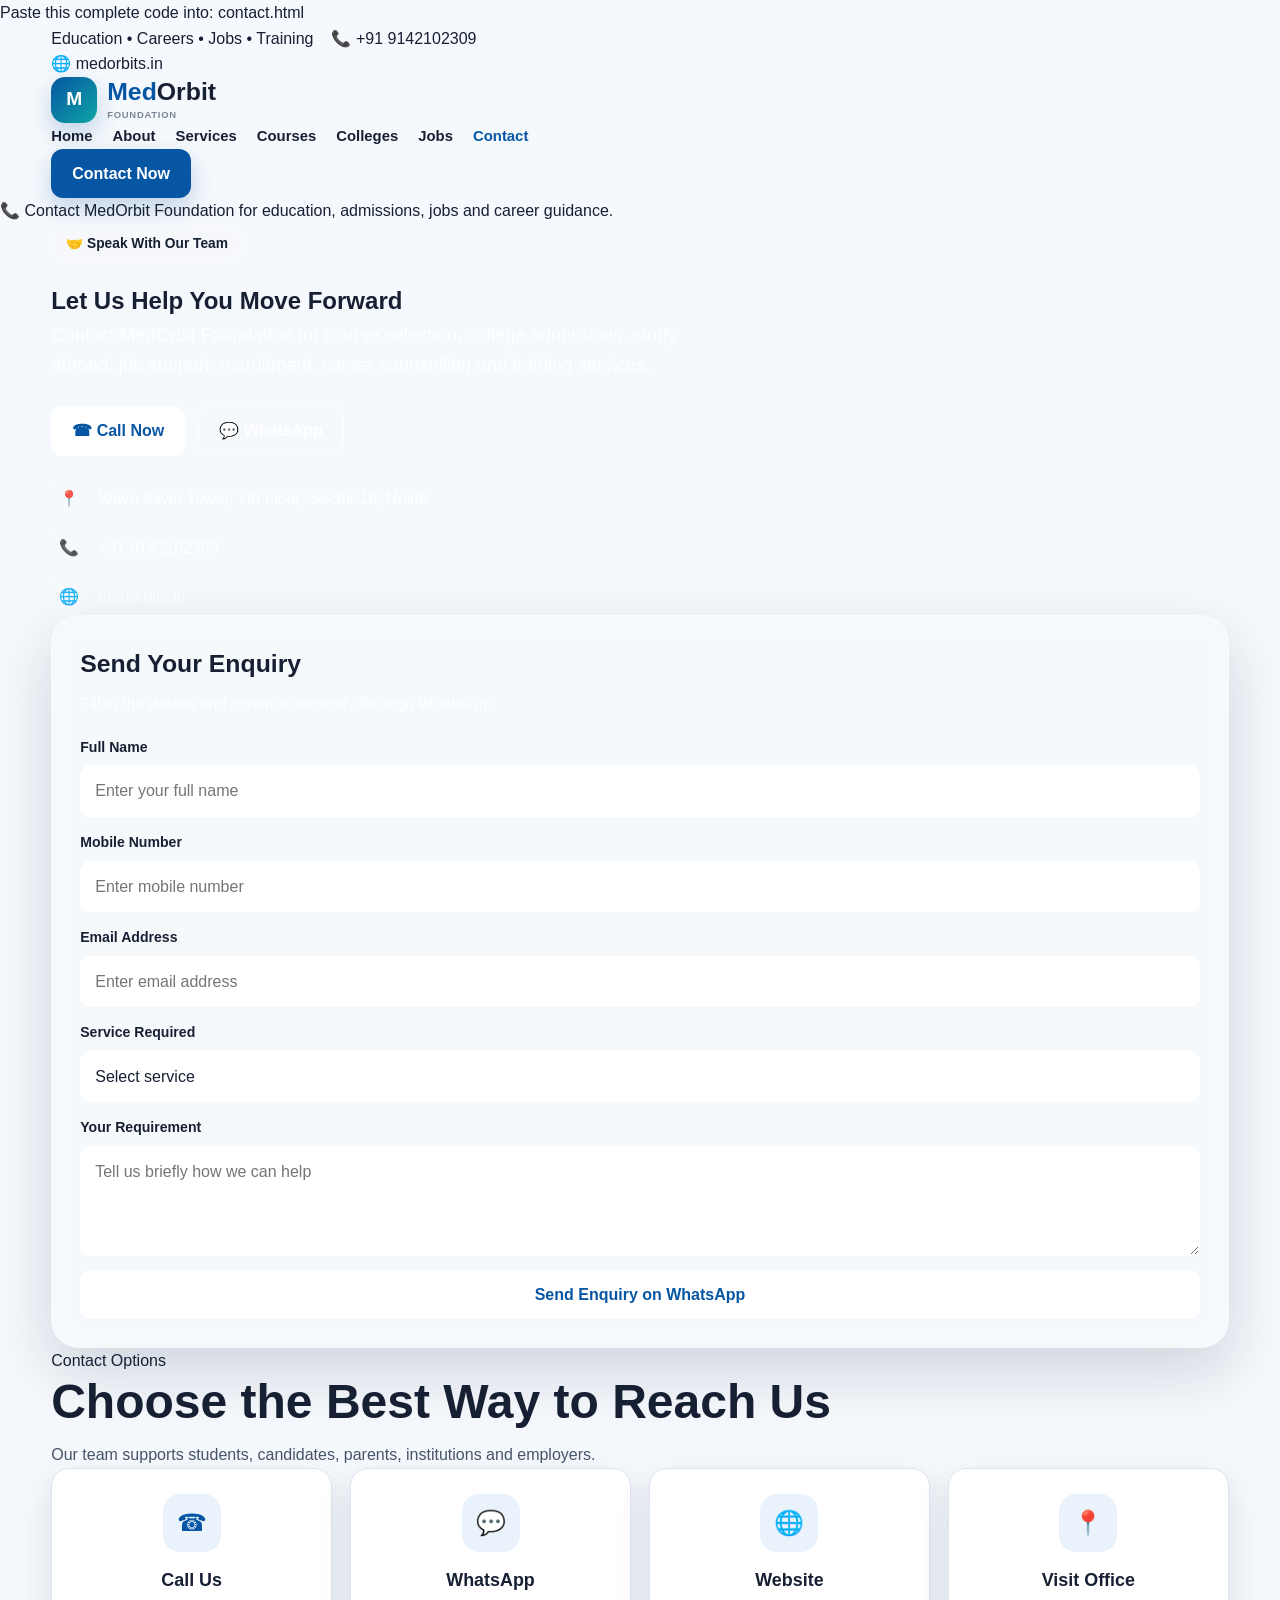
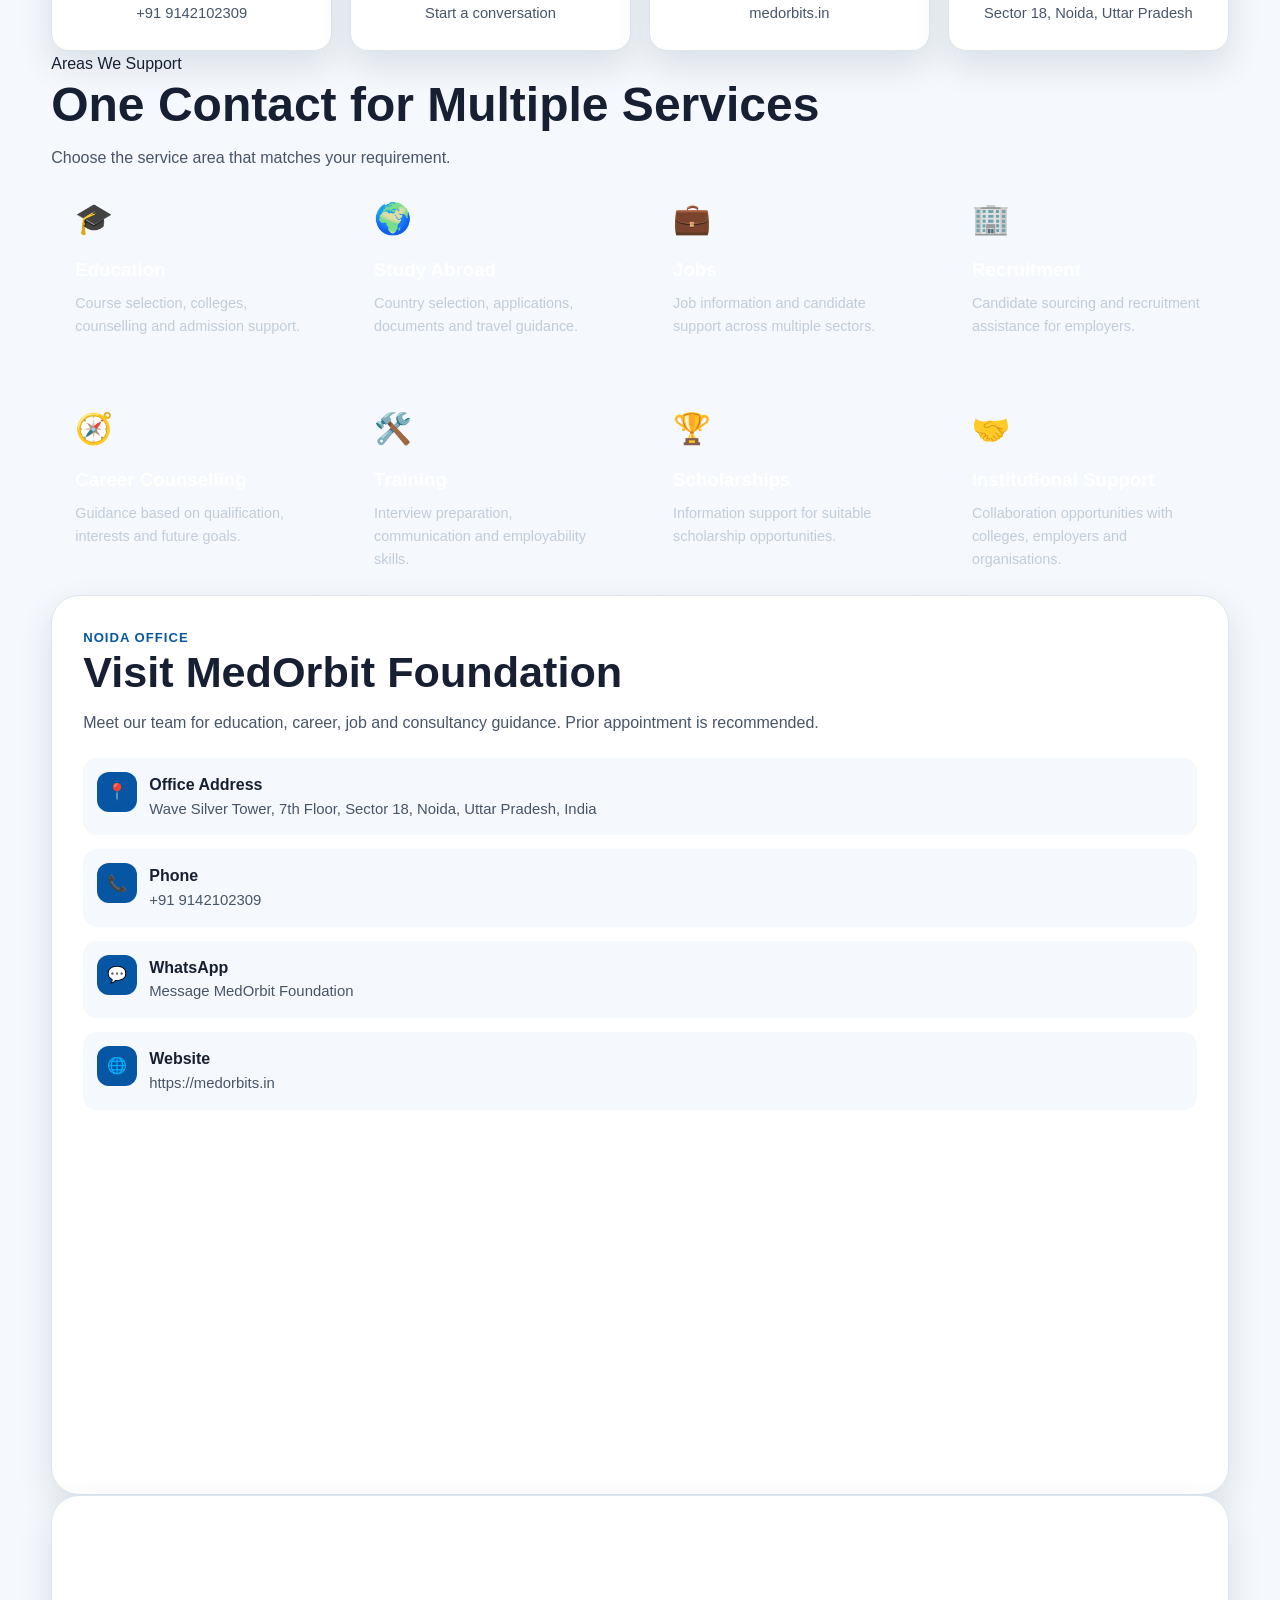
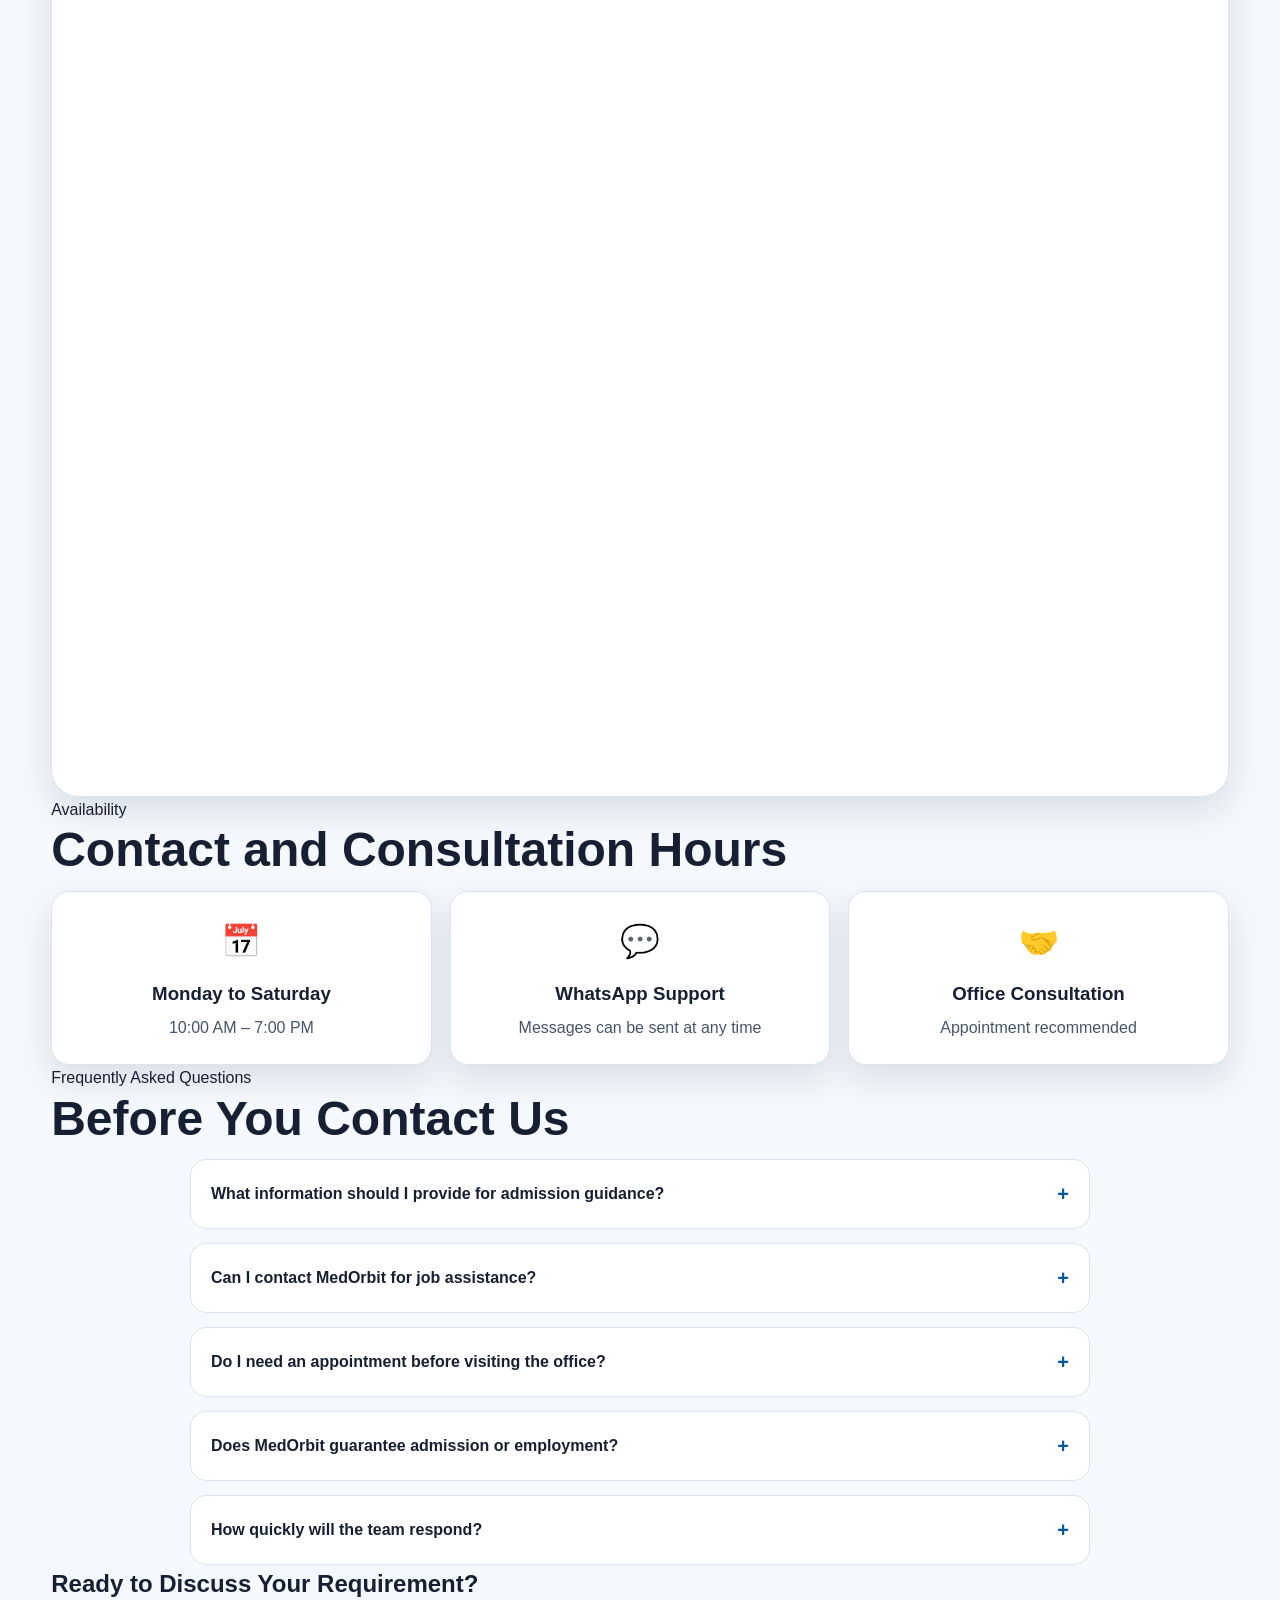
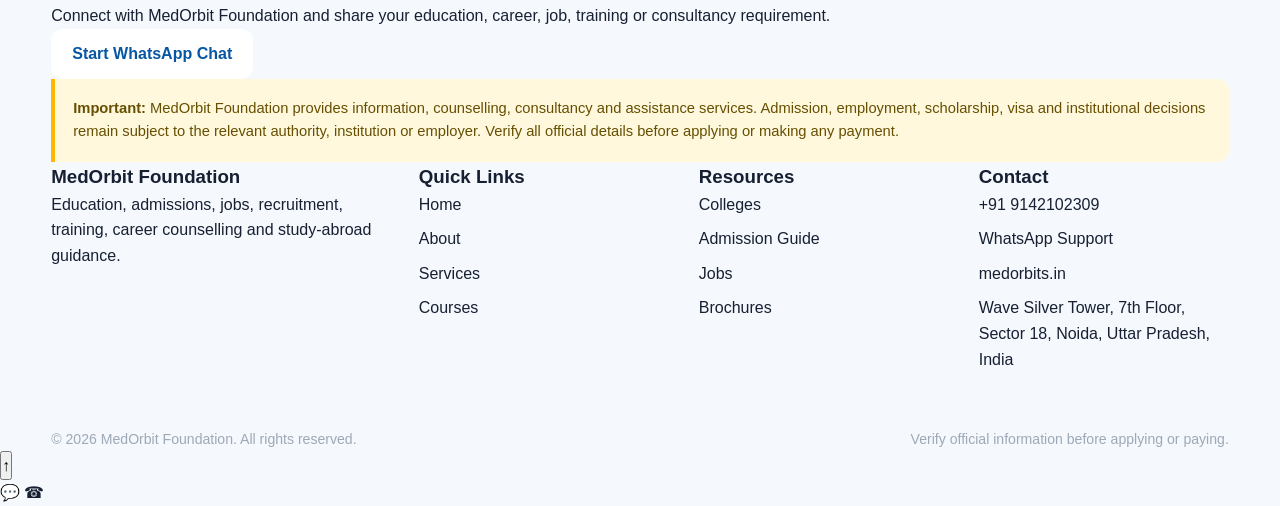
<file: contact.html>
Paste this complete code into:

contact.html
<!DOCTYPE html>
<html lang="en">
<head>
  <meta charset="UTF-8">
  <meta
    name="viewport"
    content="width=device-width, initial-scale=1.0, viewport-fit=cover"
  >
  <title>Contact Us | MedOrbit Foundation</title>
  <meta
    name="description"
    content="Contact MedOrbit Foundation for admissions, courses, colleges, study abroad, jobs, recruitment, training and career counselling."
  >
  <meta
    name="keywords"
    content="MedOrbit Foundation contact, admission counselling, job consultancy, study abroad support, career counselling Noida"
  >
  <meta name="author" content="MedOrbit Foundation">
  <meta name="theme-color" content="#0756a3">
  <link
    rel="canonical"
    href="https://medorbits.in/contact.html"
  >
  <link rel="manifest" href="manifest.json">
  <link
    rel="apple-touch-icon"
    href="assets/icons/icon-192.png"
  >
  <meta
    property="og:title"
    content="Contact MedOrbit Foundation"
  >
  <meta
    property="og:description"
    content="Speak with MedOrbit Foundation for education, admission, job and career guidance."
  >
  <meta property="og:type" content="website">
  <meta
    property="og:url"
    content="https://medorbits.in/contact.html"
  >
  <meta
    name="twitter:card"
    content="summary_large_image"
  >
  <meta
    name="twitter:title"
    content="Contact MedOrbit Foundation"
  >
  <meta
    name="twitter:description"
    content="Contact MedOrbit Foundation for admissions, jobs, training and career support."
  >
  <style>
    :root {
      --primary: #0756a3;
      --primary-dark: #043d77;
      --primary-soft: #eaf3fc;
      --secondary: #0ea5a4;
      --accent: #ffb703;
      --success: #15803d;
      --danger: #dc2626;
      --dark: #172033;
      --text: #475569;
      --muted: #7b8796;
      --light: #f5f8fc;
      --white: #ffffff;
      --border: #dbe4ef;
      --shadow:
        0 14px 34px rgba(21, 47, 78, 0.12);
      --shadow-large:
        0 24px 60px rgba(21, 47, 78, 0.17);
      --radius: 20px;
      --radius-large: 28px;
    }
    * {
      margin: 0;
      padding: 0;
      box-sizing: border-box;
    }
    html {
      scroll-behavior: smooth;
      -webkit-text-size-adjust: 100%;
    }
    body {
      font-family: Arial, Helvetica, sans-serif;
      background: var(--light);
      color: var(--dark);
      line-height: 1.6;
      overflow-x: hidden;
    }
    body.menu-open {
      overflow: hidden;
    }
    img {
      display: block;
      width: 100%;
      max-width: 100%;
      object-fit: cover;
    }
    a {
      color: inherit;
      text-decoration: none;
    }
    ul {
      list-style: none;
    }
    button,
    input,
    select,
    textarea {
      font: inherit;
    }
    button {
      cursor: pointer;
    }
    input,
    select,
    textarea {
      -webkit-appearance: none;
      appearance: none;
    }
    .container {
      width: min(1180px, 92%);
      margin: auto;
   .section-heading h2 {
      margin-bottom: 13px;
      font-size: clamp(2rem, 4vw, 3rem);
      line-height: 1.15;
    }

    .section-heading p {
      color: var(--text);
    }

    .section-dark .section-heading span {
      color: var(--accent);
    }

    .section-dark .section-heading p {
      color: #c1ccda;
    }

    .btn {
      min-height: 48px;
      display: inline-flex;
      align-items: center;
      justify-content: center;
      gap: 8px;
      padding: 11px 20px;
      border: 1px solid transparent;
      border-radius: 12px;
      font-weight: 800;
      text-align: center;
      transition:
        transform 0.25s ease,
        background 0.25s ease,
        color 0.25s ease,
        border-color 0.25s ease,
        box-shadow 0.25s ease;
    }

    .btn:hover {
      transform: translateY(-2px);
    }

    .btn-primary {
      color: var(--white);
      background: var(--primary);
      box-shadow:
        0 10px 22px rgba(7, 86, 163, 0.22);
    }

    .btn-primary:hover {
      background: var(--primary-dark);
    }

    .btn-secondary {
      color: var(--white);
      background: var(--secondary);
    }

    .btn-light {
      color: var(--primary);
      background: var(--white);
    }

    .btn-outline {
      color: var(--white);
      border-color: rgba(255, 255, 255, 0.65);
      background: transparent;
    }

    .topbar {
      color: var(--white);
      background: var(--primary-dark);
      font-size: 0.9rem;
    }

    .topbar-inner {
      min-height: 42px;
      display: flex;
      align-items: center;
      justify-content: space-between;
      gap: 16px;
    }

    .topbar-group {
      display: flex;
      align-items: center;
      gap: 18px;
      flex-wrap: wrap;
    }

    .header {
      position: sticky;
      top: 0;
      z-index: 1000;
      background: rgba(255, 255, 255, 0.97);
      border-bottom: 1px solid var(--border);
      backdrop-filter: blur(12px);
    }

    .navbar {
      min-height: 78px;
      display: flex;
      align-items: center;
      justify-content: space-between;
      gap: 20px;
    }

    .logo {
      display: flex;
      align-items: center;
      gap: 10px;
    }

    .logo-icon {
      width: 46px;
      height: 46px;
      display: grid;
      place-items: center;
      border-radius: 14px;
      color: var(--white);
      background:
        linear-gradient(
          135deg,
          var(--primary),
          var(--secondary)
        );
      font-size: 1.2rem;
      font-weight: 900;
      box-shadow:
        0 10px 22px rgba(7, 86, 163, 0.22);
    }

    .logo-copy {
      display: grid;
      line-height: 1.05;
    }

    .logo-name {
      color: var(--primary);
      font-size: 1.55rem;
      font-weight: 900;
    }

    .logo-name strong {
      color: var(--dark);
    }

    .logo-copy small {
      margin-top: 5px;
      color: var(--muted);
      font-size: 0.59rem;
      font-weight: 800;
      letter-spacing: 0.08em;
      text-transform: uppercase;
    }

    .nav-links {
      display: flex;
      align-items: center;
      gap: 20px;
    }

    .nav-links a {
      color: var(--dark);
      font-size: 0.93rem;
      font-weight: 750;
    }

    .nav-links a:hover,
    .nav-links a.active {
      color: var(--primary);
    }

    .menu-toggle {
      display: none;
      width: 46px;
      height: 46px;
      border: 0;
      border-radius: 12px;
      color: var(--primary);
      background: #eaf3fc;
      font-size: 1.35rem;
    }

    .announcement {
      padding: 11px 0;
      color: #614c00;
      background: #fff4cc;
      text-align: center;
      font-size: 0.9rem;
      font-weight: 700;
    }

    .hero {
      position: relative;
      overflow: hidden;
      color: var(--white);
      background:
        linear-gradient(
          90deg,
          rgba(4, 61, 119, 0.96),
          rgba(7, 86, 163, 0.82)
        ),
        url("https://images.unsplash.com/photo-1521791136064-7986c2920216?auto=format&fit=crop&w=1800&q=80")
        center/cover;
    }

    .hero-grid {
      min-height: 570px;
      padding: 76px 0;
      display: grid;
      grid-template-columns: 1.05fr 0.95fr;
      gap: 44px;
      align-items: center;
    }

    .hero-badge {
      display: inline-flex;
      align-items: center;
      gap: 8px;
      margin-bottom: 18px;
      padding: 8px 14px;
      border: 1px solid rgba(255, 255, 255, 0.3);
      border-radius: 999px;
      background: rgba(255, 255, 255, 0.12);
      font-size: 0.86rem;
      font-weight: 800;
    }

    .hero h1 {
      margin-bottom: 18px;
      font-size: clamp(2.5rem, 5.5vw, 4.8rem);
      line-height: 1.03;
      letter-spacing: -0.04em;
    }

    .hero h1 span {
      color: var(--accent);
    }

    .hero-copy p {
      max-width: 660px;
      color: rgba(255, 255, 255, 0.88);
      font-size: clamp(1rem, 2vw, 1.15rem);
    }

    .hero-actions {
      display: flex;
      gap: 13px;
      flex-wrap: wrap;
      margin-top: 27px;
    }

    .hero-contact-list {
      display: grid;
      gap: 13px;
      margin-top: 25px;
    }

    .hero-contact-item {
      display: flex;
      align-items: center;
      gap: 11px;
      color: rgba(255, 255, 255, 0.9);
    }

    .hero-contact-icon {
      width: 36px;
      height: 36px;
      flex: 0 0 36px;
      display: grid;
      place-items: center;
      border-radius: 11px;
      background: rgba(255, 255, 255, 0.12);
    }

    .contact-panel {
      padding: 28px;
      border: 1px solid rgba(255, 255, 255, 0.22);
      border-radius: var(--radius-large);
      background: rgba(255, 255, 255, 0.13);
      backdrop-filter: blur(13px);
      box-shadow: var(--shadow-large);
    }

    .contact-panel h2 {
      margin-bottom: 8px;
      font-size: 1.55rem;
    }

    .contact-panel > p {
      margin-bottom: 19px;
      color: rgba(255, 255, 255, 0.82);
    }

    .form-grid {
      display: grid;
      gap: 14px;
    }

    .field {
      display: grid;
      gap: 7px;
    }

    .field label {
      font-size: 0.88rem;
      font-weight: 800;
    }

    .field input,
    .field select,
    .field textarea {
      width: 100%;
      min-height: 50px;
      padding: 12px 14px;
      border: 1px solid rgba(255, 255, 255, 0.2);
      border-radius: 11px;
      outline: none;
      color: var(--dark);
      background: var(--white);
    }

    .field textarea {
      min-height: 110px;
      resize: vertical;
    }

    .contact-panel .btn {
      width: 100%;
    }

    .contact-grid {
      display: grid;
      grid-template-columns: repeat(4, minmax(0, 1fr));
      gap: 18px;
    }

    .contact-card {
      padding: 25px;
      text-align: center;
      border: 1px solid var(--border);
      border-radius: 18px;
      background: var(--white);
      box-shadow: var(--shadow);
      transition:
        transform 0.25s ease,
        box-shadow 0.25s ease;
    }

    .contact-card:hover {
      transform: translateY(-6px);
      box-shadow: var(--shadow-large);
    }

    .contact-card-icon {
      width: 58px;
      height: 58px;
      display: grid;
      place-items: center;
      margin: 0 auto 14px;
      border-radius: 17px;
      color: var(--primary);
      background: #eaf3fc;
      font-size: 1.5rem;
    }

    .contact-card h3 {
      margin-bottom: 7px;
      font-size: 1.12rem;
    }

    .contact-card p,
    .contact-card a {
      color: var(--text);
      font-size: 0.92rem;
    }

    .contact-card a:hover {
      color: var(--primary);
    }

    .service-grid {
      display: grid;
      grid-template-columns: repeat(4, minmax(0, 1fr));
      gap: 18px;
    }

    .service-card {
      padding: 23px;
      border: 1px solid rgba(255, 255, 255, 0.13);
      border-radius: 18px;
      background: rgba(255, 255, 255, 0.06);
    }

    .service-card span {
      font-size: 1.9rem;
    }

    .service-card h3 {
      margin: 12px 0 7px;
      color: var(--white);
    }

    .service-card p {
      color: #c1ccda;
      font-size: 0.9rem;
    }

    .office-grid {
      display: grid;
      grid-template-columns: 0.95fr 1.05fr;
      gap: 34px;
      align-items: stretch;
    }

    .office-info,
    .map-card {
      min-height: 100%;
      overflow: hidden;
      border: 1px solid var(--border);
      border-radius: var(--radius-large);
      background: var(--white);
      box-shadow: var(--shadow);
    }

    .office-info {
      padding: 31px;
    }

    .office-info h2 {
      margin-bottom: 13px;
      font-size: clamp(1.8rem, 4vw, 2.7rem);
      line-height: 1.15;
    }

    .office-info > p {
      margin-bottom: 22px;
      color: var(--text);
    }

    .office-list {
      display: grid;
      gap: 14px;
    }

    .office-item {
      display: flex;
      gap: 12px;
      align-items: flex-start;
      padding: 14px;
      border-radius: 14px;
      background: var(--light);
    }

    .office-item-icon {
      width: 40px;
      height: 40px;
      flex: 0 0 40px;
      display: grid;
      place-items: center;
      border-radius: 12px;
      color: var(--white);
      background: var(--primary);
    }

    .office-item p,
    .office-item a {
      color: var(--text);
      font-size: 0.93rem;
    }

    .map-card iframe {
      width: 100%;
      height: 100%;
      min-height: 470px;
      border: 0;
    }

    .hours-grid {
      display: grid;
      grid-template-columns: repeat(3, minmax(0, 1fr));
      gap: 18px;
    }

    .hours-card {
      padding: 24px;
      text-align: center;
      border: 1px solid var(--border);
      border-radius: 18px;
      background: var(--white);
      box-shadow: var(--shadow);
    }

    .hours-card span {
      font-size: 2rem;
    }

    .hours-card h3 {
      margin: 12px 0 6px;
    }

    .hours-card p {
      color: var(--text);
    }

    .faq-list {
      max-width: 900px;
      margin: auto;
      display: grid;
      gap: 14px;
    }

    .faq-item {
      overflow: hidden;
      border: 1px solid var(--border);
      border-radius: 16px;
      background: var(--white);
    }

    .faq-question {
      width: 100%;
      display: flex;
      align-items: center;
      justify-content: space-between;
      gap: 16px;
      padding: 18px 20px;
      border: 0;
      color: var(--dark);
      background: transparent;
      text-align: left;
      font-weight: 800;
    }

    .faq-answer {
      display: none;
      padding: 0 20px 19px;
      color: var(--text);
    }

    .faq-item.active .faq-answer {
      display: block;
    }

    .faq-icon {
      color: var(--primary);
      font-size: 1.25rem;
    }

    .cta {
      color: var(--white);
      background:
        linear-gradient(
          135deg,
          var(--primary-dark),
          var(--primary)
        );
    }

    .cta-box {
      display: flex;
      align-items: center;
      justify-content: space-between;
      gap: 28px;
    }

    .cta h2 {
      margin-bottom: 10px;
      font-size: clamp(2rem, 4vw, 3rem);
      line-height: 1.15;
    }

    .cta p {
      max-width: 690px;
      color: rgba(255, 255, 255, 0.84);
    }

    .notice {
      padding: 18px;
      border-left: 4px solid var(--accent);
      border-radius: 0 12px 12px 0;
      color: #664f00;
      background: #fff8dd;
      font-size: 0.92rem;
    }

    .footer {
      padding: 62px 0 22px;
      color: #dbe4ef;
      background: #101827;
    }

    .footer-grid {
      display: grid;
      grid-template-columns: 1.35fr 1fr 1fr 1fr;
      gap: 30px;
    }

    .footer h3 {
      margin-bottom: 15px;
      color: var(--white);
    }

    .footer p,
    .footer a {
      color: #aeb9c8;
      font-size: 0.94rem;
    }

    .footer a:hover {
      color: var(--white);
    }

    .footer-links {
      display: grid;
      gap: 9px;
    }

    .footer-bottom {
      margin-top: 35px;
      padding-top: 20px;
      display: flex;
      justify-content: space-between;
      gap: 16px;
      flex-wrap: wrap;
      border-top: 1px solid rgba(255, 255, 255, 0.12);
      color: #9da9b7;
      font-size: 0.88rem;
    }

    .floating-buttons {
      position: fixed;
      right: 18px;
      bottom: 18px;
      z-index: 900;
      display: grid;
      gap: 11px;
    }

    .float-btn {
      width: 52px;
      height: 52px;
      display: grid;
      place-items: center;
      border-radius: 50%;
      color: var(--white);
      font-size: 1.25rem;
      box-shadow:
        0 12px 28px rgba(0, 0, 0, 0.2);
    }

    .whatsapp {
      background: #25d366;
    }

    .call {
      background: var(--primary);
    }

    .back-to-top {
      position: fixed;
      right: 18px;
      bottom: 142px;
      z-index: 900;
      width: 46px;
      height: 46px;
      display: none;
      place-items: center;
      border: 0;
      border-radius: 50%;
      color: var(--white);
      background: var(--dark);
      box-shadow:
        0 10px 24px rgba(0, 0, 0, 0.2);
    }

    .back-to-top.show {
      display: grid;
    }

    @media (max-width: 1050px) {
      .nav-links {
        position: fixed;
        top: 78px;
        left: 0;
        right: 0;
        max-height: calc(100vh - 78px);
        overflow-y: auto;
        display: none;
        flex-direction: column;
        align-items: flex-start;
        padding: 24px 4%;
        border-bottom: 1px solid var(--border);
        background: var(--white);
        box-shadow: var(--shadow);
      }

      .nav-links.active {
        display: flex;
      }

      .menu-toggle {
        display: block;
      }

      .nav-cta {
        display: none;
      }

      .hero-grid,
      .office-grid {
        grid-template-columns: 1fr;
      }

      .contact-grid,
      .service-grid {
        grid-template-columns: repeat(2, minmax(0, 1fr));
      }

      .hours-grid {
        grid-template-columns: repeat(2, minmax(0, 1fr));
      }

      .footer-grid {
        grid-template-columns: repeat(2, minmax(0, 1fr));
      }

      .map-card iframe {
        min-height: 380px;
      }
    }

    @media (max-width: 720px) {
      .container {
        width: min(94%, 1180px);
      }

      .section {
        padding: 60px 0;
      }

      .topbar-inner {
        justify-content: center;
        text-align: center;
      }

      .topbar-group {
        justify-content: center;
      }

      .topbar-group span:first-child {
        display: none;
      }

      .logo-copy small {
        display: none;
      }

      .hero-grid {
        min-height: auto;
        padding: 58px 0;
        gap: 30px;
      }

      .hero h1 {
        font-size: clamp(2.3rem, 12vw, 3.5rem);
      }

      .hero-actions {
        display: grid;
      }

      .hero-actions .btn {
        width: 100%;
      }

      .contact-grid,
      .service-grid,
      .hours-grid,
      .footer-grid {
        grid-template-columns: 1fr;
      }

      .cta-box {
        flex-direction: column;
        align-items: flex-start;
      }

      .cta-box .btn {
        width: 100%;
      }

      .footer-bottom {
        flex-direction: column;
      }

      .map-card iframe {
        min-height: 330px;
      }
    }

    @media (max-width: 420px) {
      .logo-name {
        font-size: 1.34rem;
      }

      .logo-icon {
        width: 40px;
        height: 40px;
      }

      .contact-panel,
      .office-info,
      .contact-card {
        padding: 20px;
      }

      .topbar-group {
        flex-direction: column;
        gap: 1px;
        padding: 5px 0;
      }

      .floating-buttons {
        right: 12px;
        bottom: 12px;
      }

      .float-btn {
        width: 48px;
        height: 48px;
      }

      .back-to-top {
        right: 13px;
        bottom: 130px;
      }
    }

    @media (prefers-reduced-motion: reduce) {
      *,
      *::before,
      *::after {
        scroll-behavior: auto !important;
        transition-duration: 0.01ms !important;
        animation-duration: 0.01ms !important;
        animation-iteration-count: 1 !important;
      }
    }
  </style>
</head>

<body>

  <div class="topbar">
    <div class="container topbar-inner">

      <div class="topbar-group">
        <span>
          Education • Careers • Jobs • Training
        </span>

        <span>
          📞 +91 9142102309
        </span>
      </div>

      <a href="https://medorbits.in">
        🌐 medorbits.in
      </a>

    </div>
  </div>

  <header class="header">
    <div class="container navbar">

      <a href="index.html" class="logo">

        <span class="logo-icon">
          M
        </span>

        <span class="logo-copy">

          <span class="logo-name">
            Med<strong>Orbit</strong>
          </span>

          <small>
            Foundation
          </small>

        </span>

      </a>

      <button
        class="menu-toggle"
        id="menuToggle"
        aria-label="Open navigation menu"
        aria-expanded="false"
      >
        ☰
      </button>

      <ul class="nav-links" id="navLinks">

        <li><a href="index.html">Home</a></li>

        <li><a href="about.html">About</a></li>

        <li><a href="services.html">Services</a></li>

        <li><a href="courses.html">Courses</a></li>

        <li><a href="colleges.html">Colleges</a></li>

        <li><a href="jobs.html">Jobs</a></li>

        <li>
          <a href="contact.html" class="active">
            Contact
          </a>
        </li>

      </ul>

      <a
        class="btn btn-primary nav-cta"
        href="https://wa.me/919142102309?text=Hello%20MedOrbit%20Foundation%2C%20I%20need%20guidance."
      >
        Contact Now
      </a>

    </div>
  </header>

  <div class="announcement">
    📞 Contact MedOrbit Foundation for education, admissions, jobs and career guidance.
  </div>

  <main>

    <section class="hero">
      <div class="container hero-grid">

        <div class="hero-copy">

          <span class="hero-badge">
            🤝 Speak With Our Team
          </span>

          <h1>
            Let Us Help You
            <span>Move Forward</span>
          </h1>

          <p>
            Contact MedOrbit Foundation for course selection, college
            admissions, study abroad, job support, recruitment, career
            counselling and training services.
          </p>

          <div class="hero-actions">

            <a
              class="btn btn-light"
              href="tel:+919142102309"
            >
              ☎ Call Now
            </a>

            <a
              class="btn btn-outline"
              href="https://wa.me/919142102309?text=Hello%20MedOrbit%20Foundation%2C%20I%20need%20guidance."
            >
              💬 WhatsApp
            </a>

          </div>

          <div class="hero-contact-list">

            <div class="hero-contact-item">
              <span class="hero-contact-icon">📍</span>

              <span>
                Wave Silver Tower, 7th Floor, Sector 18, Noida
              </span>
            </div>

            <div class="hero-contact-item">
              <span class="hero-contact-icon">📞</span>

              <a href="tel:+919142102309">
                +91 9142102309
              </a>
            </div>

            <div class="hero-contact-item">
              <span class="hero-contact-icon">🌐</span>

              <a href="https://medorbits.in">
                medorbits.in
              </a>
            </div>

          </div>

        </div>

        <form
          class="contact-panel"
          id="contactForm"
        >

          <h2>
            Send Your Enquiry
          </h2>

          <p>
            Fill in the details and continue securely through WhatsApp.
          </p>

          <div class="form-grid">

            <div class="field">

              <label for="name">
                Full Name
              </label>

              <input
                type="text"
                id="name"
                name="name"
                placeholder="Enter your full name"
                autocomplete="name"
                required
              >

            </div>

            <div class="field">

              <label for="phone">
                Mobile Number
              </label>

              <input
                type="tel"
                id="phone"
                name="phone"
                placeholder="Enter mobile number"
                inputmode="tel"
                autocomplete="tel"
                required
              >

            </div>

            <div class="field">

              <label for="email">
                Email Address
              </label>

              <input
                type="email"
                id="email"
                name="email"
                placeholder="Enter email address"
                autocomplete="email"
              >

            </div>

            <div class="field">

              <label for="service">
                Service Required
              </label>

              <select
                id="service"
                name="service"
                required
              >

                <option value="">
                  Select service
                </option>

                <option>
                  Course and Career Guidance
                </option>

                <option>
                  College Admission
                </option>

                <option>
                  MBBS in India
                </option>

                <option>
                  Study Abroad
                </option>

                <option>
                  Job Assistance
                </option>

                <option>
                  Recruitment Services
                </option>

                <option>
                  Training and Skill Development
                </option>

                <option>
                  Scholarship Guidance
                </option>

                <option>
                  Other Requirement
                </option>

              </select>

            </div>

            <div class="field">

              <label for="message">
                Your Requirement
              </label>

              <textarea
                id="message"
                name="message"
                placeholder="Tell us briefly how we can help"
              ></textarea>

            </div>

            <button
              type="submit"
              class="btn btn-light"
            >
              Send Enquiry on WhatsApp
            </button>

          </div>

        </form>

      </div>
    </section>

    <section class="section section-white">
      <div class="container">

        <div class="section-heading">

          <span>
            Contact Options
          </span>

          <h2>
            Choose the Best Way to Reach Us
          </h2>

          <p>
            Our team supports students, candidates, parents, institutions
            and employers.
          </p>

        </div>

        <div class="contact-grid">

          <article class="contact-card">

            <div class="contact-card-icon">
              ☎
            </div>

            <h3>
              Call Us
            </h3>

            <a href="tel:+919142102309">
              +91 9142102309
            </a>

          </article>

          <article class="contact-card">

            <div class="contact-card-icon">
              💬
            </div>

            <h3>
              WhatsApp
            </h3>

            <a href="https://wa.me/919142102309">
              Start a conversation
            </a>

          </article>

          <article class="contact-card">

            <div class="contact-card-icon">
              🌐
            </div>

            <h3>
              Website
            </h3>

            <a href="https://medorbits.in">
              medorbits.in
            </a>

          </article>

          <article class="contact-card">

            <div class="contact-card-icon">
              📍
            </div>

            <h3>
              Visit Office
            </h3>

            <p>
              Sector 18, Noida, Uttar Pradesh
            </p>

          </article>

        </div>

      </div>
    </section>

    <section class="section section-dark">
      <div class="container">

        <div class="section-heading">

          <span>
            Areas We Support
          </span>

          <h2>
            One Contact for Multiple Services
          </h2>

          <p>
            Choose the service area that matches your requirement.
          </p>

        </div>

        <div class="service-grid">

          <article class="service-card">
            <span>🎓</span>
            <h3>Education</h3>
            <p>
              Course selection, colleges, counselling and admission
              support.
            </p>
          </article>

          <article class="service-card">
            <span>🌍</span>
            <h3>Study Abroad</h3>
            <p>
              Country selection, applications, documents and travel
              guidance.
            </p>
          </article>

          <article class="service-card">
            <span>💼</span>
            <h3>Jobs</h3>
            <p>
              Job information and candidate support across multiple
              sectors.
            </p>
          </article>

          <article class="service-card">
            <span>🏢</span>
            <h3>Recruitment</h3>
            <p>
              Candidate sourcing and recruitment assistance for
              employers.
            </p>
          </article>

          <article class="service-card">
            <span>🧭</span>
            <h3>Career Counselling</h3>
            <p>
              Guidance based on qualification, interests and future
              goals.
            </p>
          </article>

          <article class="service-card">
            <span>🛠️</span>
            <h3>Training</h3>
            <p>
              Interview preparation, communication and employability
              skills.
            </p>
          </article>

          <article class="service-card">
            <span>🏆</span>
            <h3>Scholarships</h3>
            <p>
              Information support for suitable scholarship
              opportunities.
            </p>
          </article>

          <article class="service-card">
            <span>🤝</span>
            <h3>Institutional Support</h3>
            <p>
              Collaboration opportunities with colleges, employers and
              organisations.
            </p>
          </article>

        </div>

      </div>
    </section>

    <section class="section">
      <div class="container office-grid">

        <div class="office-info">

          <span
            style="
              color: var(--primary);
              font-weight: 900;
              text-transform: uppercase;
              letter-spacing: 1px;
              font-size: 0.82rem;
            "
          >
            Noida Office
          </span>

          <h2>
            Visit MedOrbit Foundation
          </h2>

          <p>
            Meet our team for education, career, job and consultancy
            guidance. Prior appointment is recommended.
          </p>

          <div class="office-list">

            <div class="office-item">

              <span class="office-item-icon">
                📍
              </span>

              <div>
                <strong>Office Address</strong>

                <p>
                  Wave Silver Tower, 7th Floor, Sector 18,
                  Noida, Uttar Pradesh, India
                </p>
              </div>

            </div>

            <div class="office-item">

              <span class="office-item-icon">
                📞
              </span>

              <div>
                <strong>Phone</strong>

                <p>
                  <a href="tel:+919142102309">
                    +91 9142102309
                  </a>
                </p>
              </div>

            </div>

            <div class="office-item">

              <span class="office-item-icon">
                💬
              </span>

              <div>
                <strong>WhatsApp</strong>

                <p>
                  <a href="https://wa.me/919142102309">
                    Message MedOrbit Foundation
                  </a>
                </p>
              </div>

            </div>

            <div class="office-item">

              <span class="office-item-icon">
                🌐
              </span>

              <div>
                <strong>Website</strong>

                <p>
                  <a href="https://medorbits.in">
                    https://medorbits.in
                  </a>
                </p>
              </div>

            </div>

          </div>

        </div>

        <div class="map-card">

          <iframe
            title="MedOrbit Foundation office location"
            src="https://www.google.com/maps?q=Wave%20Silver%20Tower%20Sector%2018%20Noida&output=embed"
            loading="lazy"
            referrerpolicy="no-referrer-when-downgrade"
            allowfullscreen
          ></iframe>

        </div>

      </div>
    </section>

    <section class="section section-white">
      <div class="container">

        <div class="section-heading">

          <span>
            Availability
          </span>

          <h2>
            Contact and Consultation Hours
          </h2>

        </div>

        <div class="hours-grid">

          <article class="hours-card">
            <span>📅</span>
            <h3>Monday to Saturday</h3>
            <p>
              10:00 AM – 7:00 PM
            </p>
          </article>

          <article class="hours-card">
            <span>💬</span>
            <h3>WhatsApp Support</h3>
            <p>
              Messages can be sent at any time
            </p>
          </article>

          <article class="hours-card">
            <span>🤝</span>
            <h3>Office Consultation</h3>
            <p>
              Appointment recommended
            </p>
          </article>

        </div>

      </div>
    </section>

    <section class="section" id="faq">
      <div class="container">

        <div class="section-heading">

          <span>
            Frequently Asked Questions
          </span>

          <h2>
            Before You Contact Us
          </h2>

        </div>

        <div class="faq-list">

          <article class="faq-item">

            <button
              type="button"
              class="faq-question"
            >
              What information should I provide for admission guidance?
              <span class="faq-icon">+</span>
            </button>

            <div class="faq-answer">
              Share your qualification, marks, entrance-exam score,
              preferred course, location and approximate budget.
            </div>

          </article>

          <article class="faq-item">

            <button
              type="button"
              class="faq-question"
            >
              Can I contact MedOrbit for job assistance?
              <span class="faq-icon">+</span>
            </button>

            <div class="faq-answer">
              Yes. Candidates from 10th pass to postgraduate and
              professional levels can submit their details for suitable
              job information and assistance.
            </div>

          </article>

          <article class="faq-item">

            <button
              type="button"
              class="faq-question"
            >
              Do I need an appointment before visiting the office?
              <span class="faq-icon">+</span>
            </button>

            <div class="faq-answer">
              Prior appointment is recommended so the relevant
              counsellor or consultant can be available when you arrive.
            </div>

          </article>

          <article class="faq-item">

            <button
              type="button"
              class="faq-question"
            >
              Does MedOrbit guarantee admission or employment?
              <span class="faq-icon">+</span>
            </button>

            <div class="faq-answer">
              No. Admission and employment depend on official eligibility,
              available seats, employer requirements, documents and the
              applicable selection process.
            </div>

          </article>

          <article class="faq-item">

            <button
              type="button"
              class="faq-question"
            >
              How quickly will the team respond?
              <span class="faq-icon">+</span>
            </button>

            <div class="faq-answer">
              Response times depend on working hours and enquiry volume.
              For urgent guidance, call during office hours.
            </div>

          </article>

        </div>

      </div>
    </section>

    <section class="section cta">
      <div class="container cta-box">

        <div>

          <h2>
            Ready to Discuss Your Requirement?
          </h2>

          <p>
            Connect with MedOrbit Foundation and share your education,
            career, job, training or consultancy requirement.
          </p>

        </div>

        <a
          class="btn btn-light"
          href="https://wa.me/919142102309?text=Hello%20MedOrbit%20Foundation%2C%20I%20would%20like%20to%20discuss%20my%20requirement."
        >
          Start WhatsApp Chat
        </a>

      </div>
    </section>

    <section class="section section-white">
      <div class="container">

        <div class="notice">

          <strong>Important:</strong>

          MedOrbit Foundation provides information, counselling,
          consultancy and assistance services. Admission, employment,
          scholarship, visa and institutional decisions remain subject
          to the relevant authority, institution or employer. Verify all
          official details before applying or making any payment.

        </div>

      </div>
    </section>

  </main>

  <footer class="footer">
    <div class="container">

      <div class="footer-grid">

        <div>

          <h3>
            MedOrbit Foundation
          </h3>

          <p>
            Education, admissions, jobs, recruitment, training, career
            counselling and study-abroad guidance.
          </p>

        </div>

        <div>

          <h3>
            Quick Links
          </h3>

          <div class="footer-links">
            <a href="index.html">Home</a>
            <a href="about.html">About</a>
            <a href="services.html">Services</a>
            <a href="courses.html">Courses</a>
          </div>

        </div>

        <div>

          <h3>
            Resources
          </h3>

          <div class="footer-links">
            <a href="colleges.html">Colleges</a>
            <a href="admission-guide.html">Admission Guide</a>
            <a href="jobs.html">Jobs</a>
            <a href="brochure.html">Brochures</a>
          </div>

        </div>

        <div>

          <h3>
            Contact
          </h3>

          <div class="footer-links">

            <a href="tel:+919142102309">
              +91 9142102309
            </a>

            <a href="https://wa.me/919142102309">
              WhatsApp Support
            </a>

            <a href="https://medorbits.in">
              medorbits.in
            </a>

            <p>
              Wave Silver Tower, 7th Floor, Sector 18,
              Noida, Uttar Pradesh, India
            </p>

          </div>

        </div>

      </div>

      <div class="footer-bottom">

        <span>
          © <span id="year"></span> MedOrbit Foundation.
          All rights reserved.
        </span>

        <span>
          Verify official information before applying or paying.
        </span>

      </div>

    </div>
  </footer>

  <button
    type="button"
    class="back-to-top"
    id="backToTop"
    aria-label="Back to top"
  >
    ↑
  </button>

  <div class="floating-buttons">

    <a
      class="float-btn whatsapp"
      href="https://wa.me/919142102309?text=Hello%20MedOrbit%20Foundation%2C%20I%20need%20guidance."
      aria-label="Contact MedOrbit Foundation on WhatsApp"
    >
      💬
    </a>

    <a
      class="float-btn call"
      href="tel:+919142102309"
      aria-label="Call MedOrbit Foundation"
    >
      ☎
    </a>

  </div>

  <script>
    const menuToggle =
      document.getElementById("menuToggle");

    const navLinks =
      document.getElementById("navLinks");

    menuToggle.addEventListener("click", function () {
      const isOpen =
        navLinks.classList.toggle("active");

      document.body.classList.toggle(
        "menu-open",
        isOpen
      );

      menuToggle.textContent =
        isOpen ? "✕" : "☰";

      menuToggle.setAttribute(
        "aria-expanded",
        String(isOpen)
      );

      menuToggle.setAttribute(
        "aria-label",
        isOpen
          ? "Close navigation menu"
          : "Open navigation menu"
      );
    });

    document
      .querySelectorAll(".nav-links a")
      .forEach(function (link) {
        link.addEventListener("click", function () {
          navLinks.classList.remove("active");
          document.body.classList.remove("menu-open");

          menuToggle.textContent = "☰";

          menuToggle.setAttribute(
            "aria-expanded",
            "false"
          );
        });
      });

    document
      .querySelectorAll(".faq-question")
      .forEach(function (button) {
        button.addEventListener("click", function () {
          const item =
            button.parentElement;

          const icon =
            button.querySelector(".faq-icon");

          item.classList.toggle("active");

          icon.textContent =
            item.classList.contains("active")
              ? "−"
              : "+";
        });
      });

    const contactForm =
      document.getElementById("contactForm");

    contactForm.addEventListener(
      "submit",
      function (event) {
        event.preventDefault();

        const name =
          document
            .getElementById("name")
            .value
            .trim();

        const phone =
          document
            .getElementById("phone")
            .value
            .trim();

        const email =
          document
            .getElementById("email")
            .value
            .trim();

        const service =
          document
            .getElementById("service")
            .value;

        const message =
          document
            .getElementById("message")
            .value
            .trim();

        const phonePattern =
          /^[0-9+\-\s()]{8,15}$/;

        if (!phonePattern.test(phone)) {
          alert(
            "Please enter a valid mobile number."
          );

          return;
        }

        const whatsappMessage =
          "Hello MedOrbit Foundation,\n\n" +
          "I would like to submit an enquiry.\n\n" +
          "Name: " +
          name +
          "\n" +
          "Mobile: " +
          phone +
          "\n" +
          "Email: " +
          (email || "Not provided") +
          "\n" +
          "Service Required: " +
          service +
          "\n" +
          "Requirement: " +
          (message || "Not provided");

        const whatsappURL =
          "https://wa.me/919142102309?text=" +
          encodeURIComponent(whatsappMessage);

        window.open(
          whatsappURL,
          "_blank",
          "noopener,noreferrer"
        );
      }
    );

    const backToTop =
      document.getElementById("backToTop");

    window.addEventListener(
      "scroll",
      function () {
        backToTop.classList.toggle(
          "show",
          window.scrollY > 450
        );
      }
    );

    backToTop.addEventListener(
      "click",
      function () {
        window.scrollTo({
          top: 0,
          behavior: "smooth"
        });
      }
    );

    document.getElementById("year").textContent =
      new Date().getFullYear();
  </script>

</body>
</html>
</file>
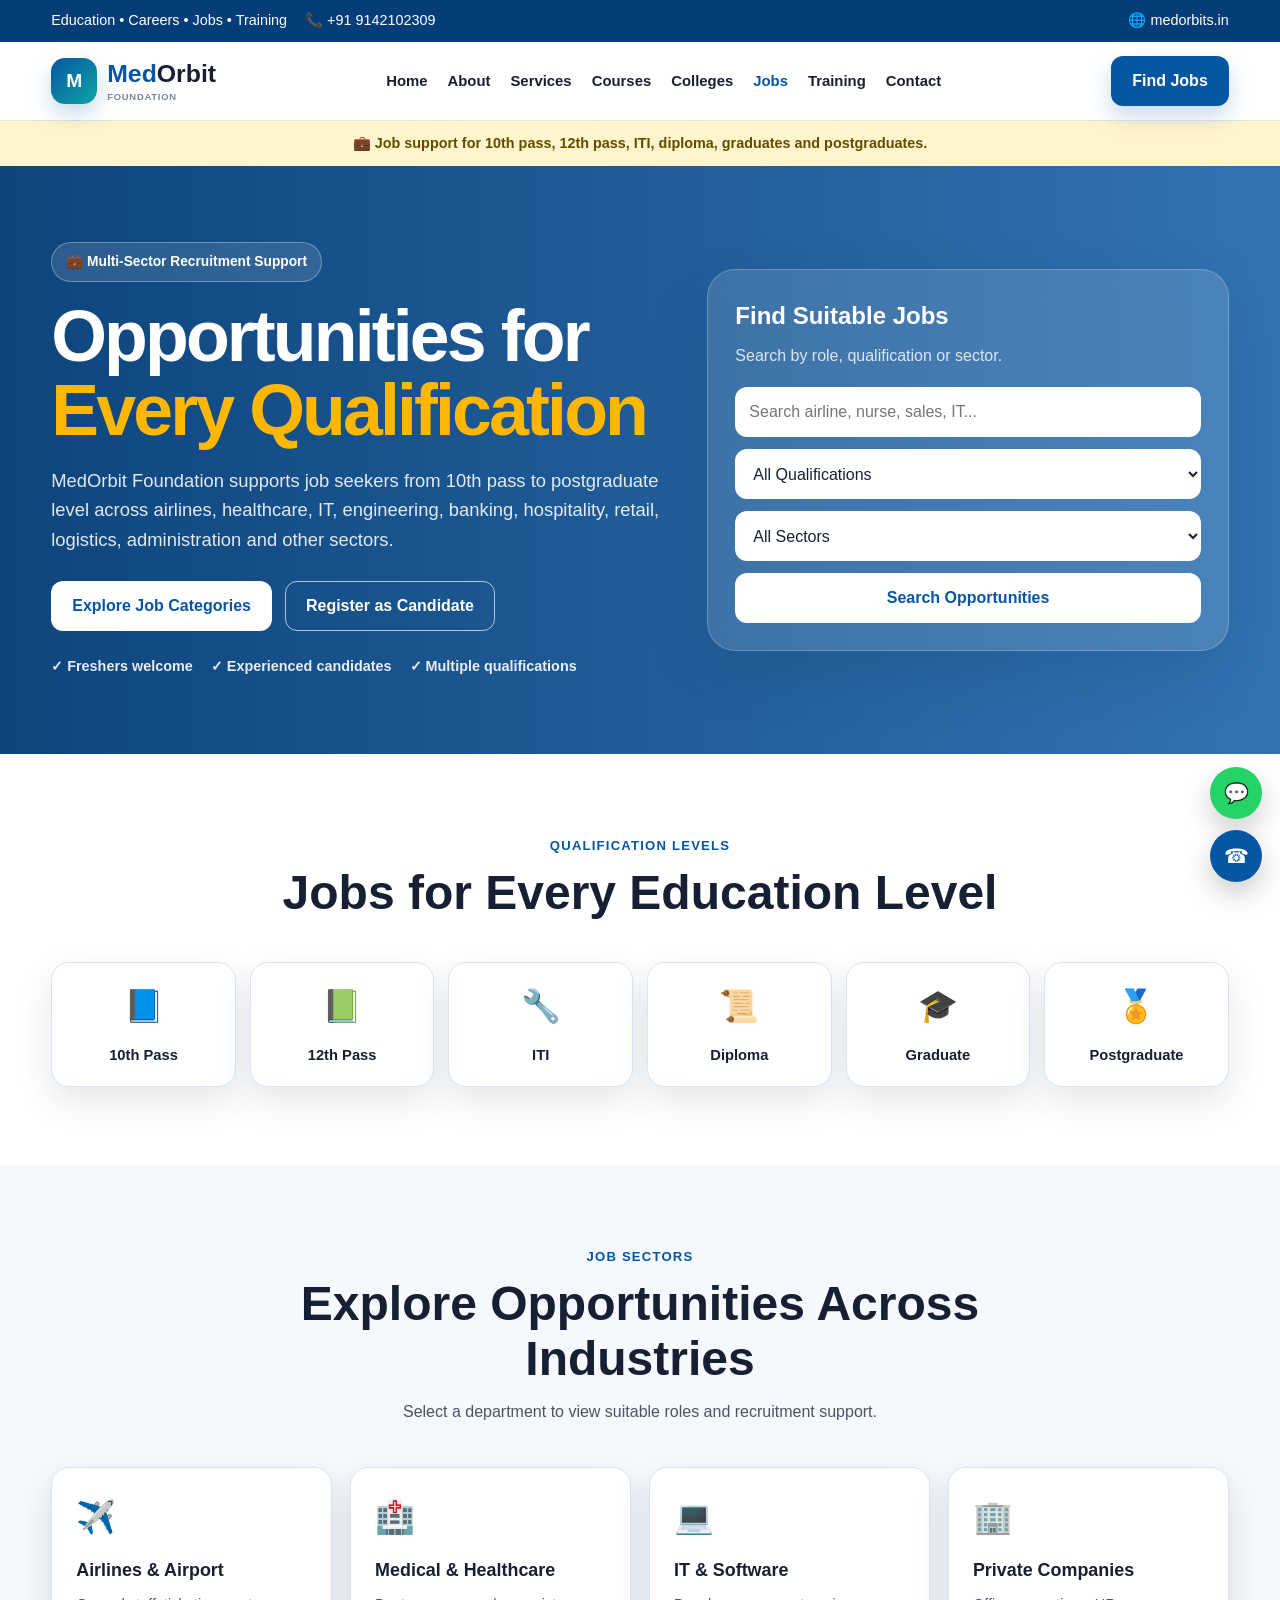
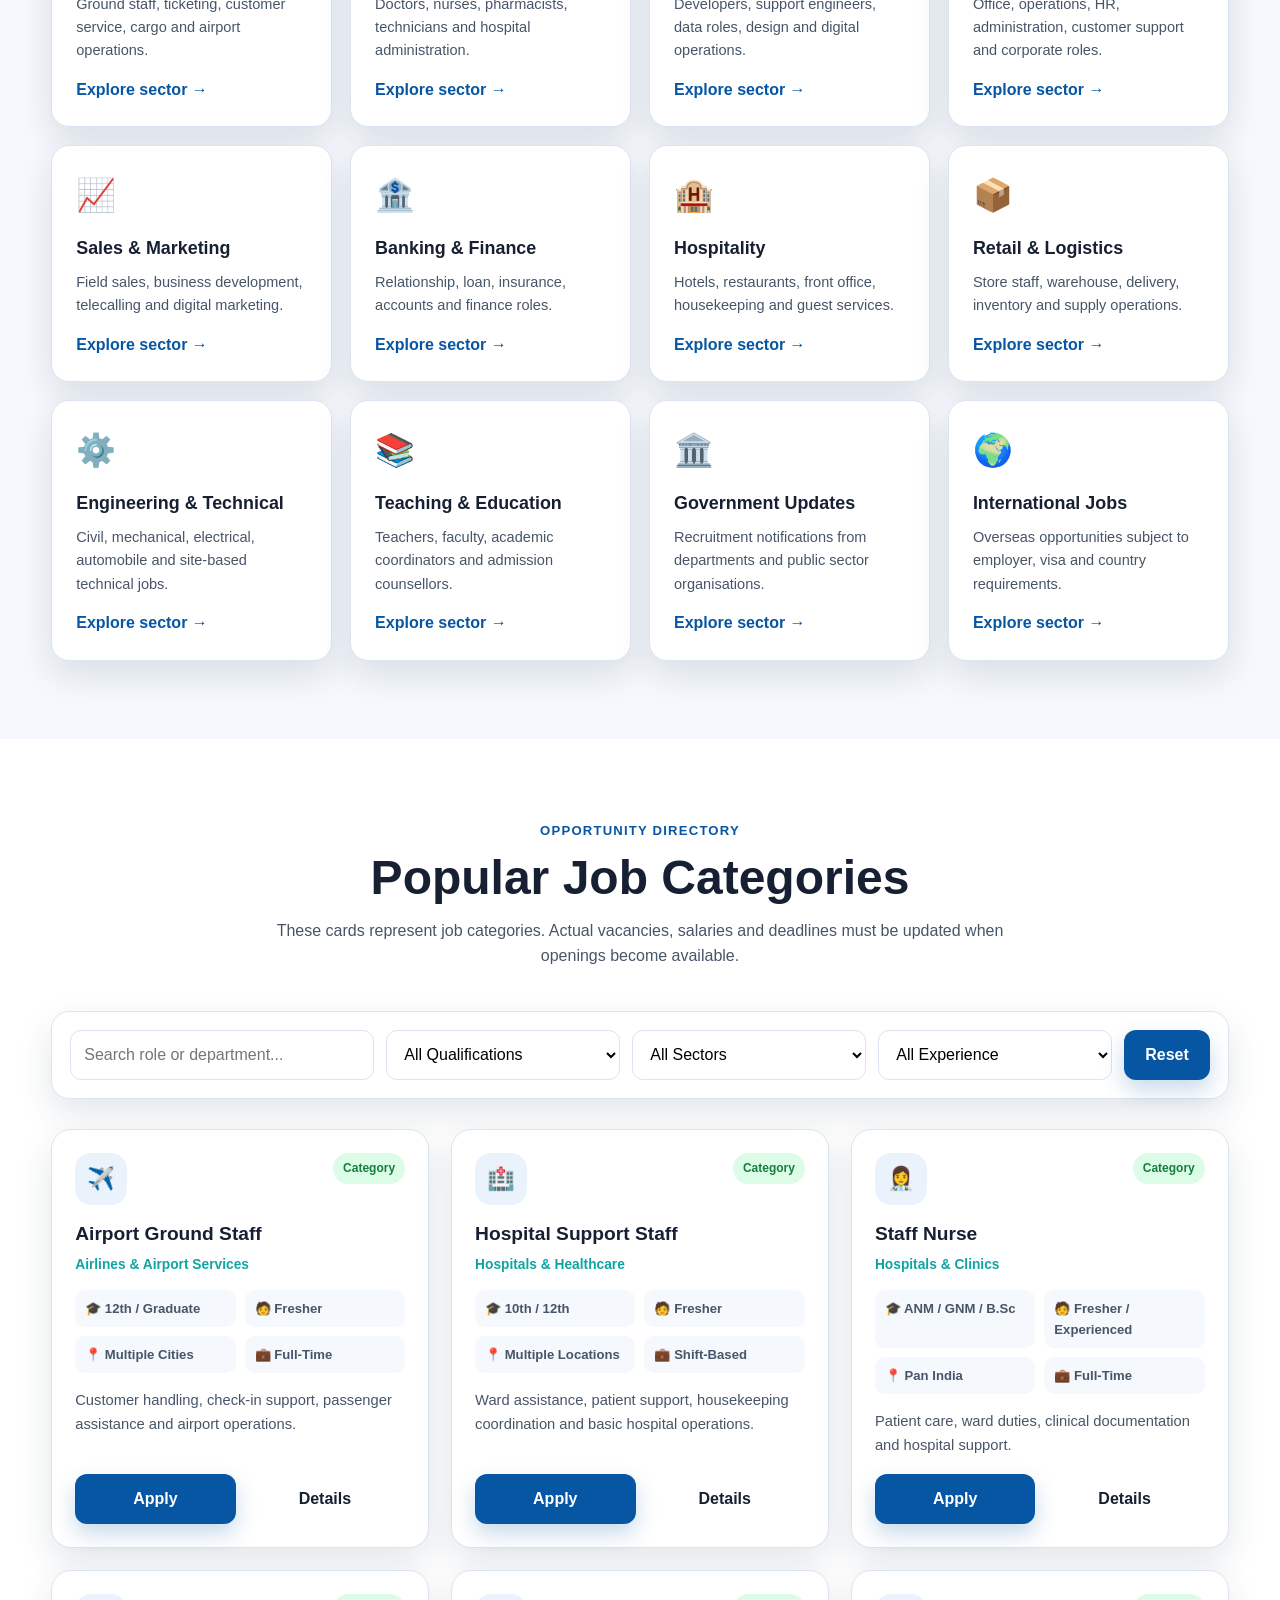
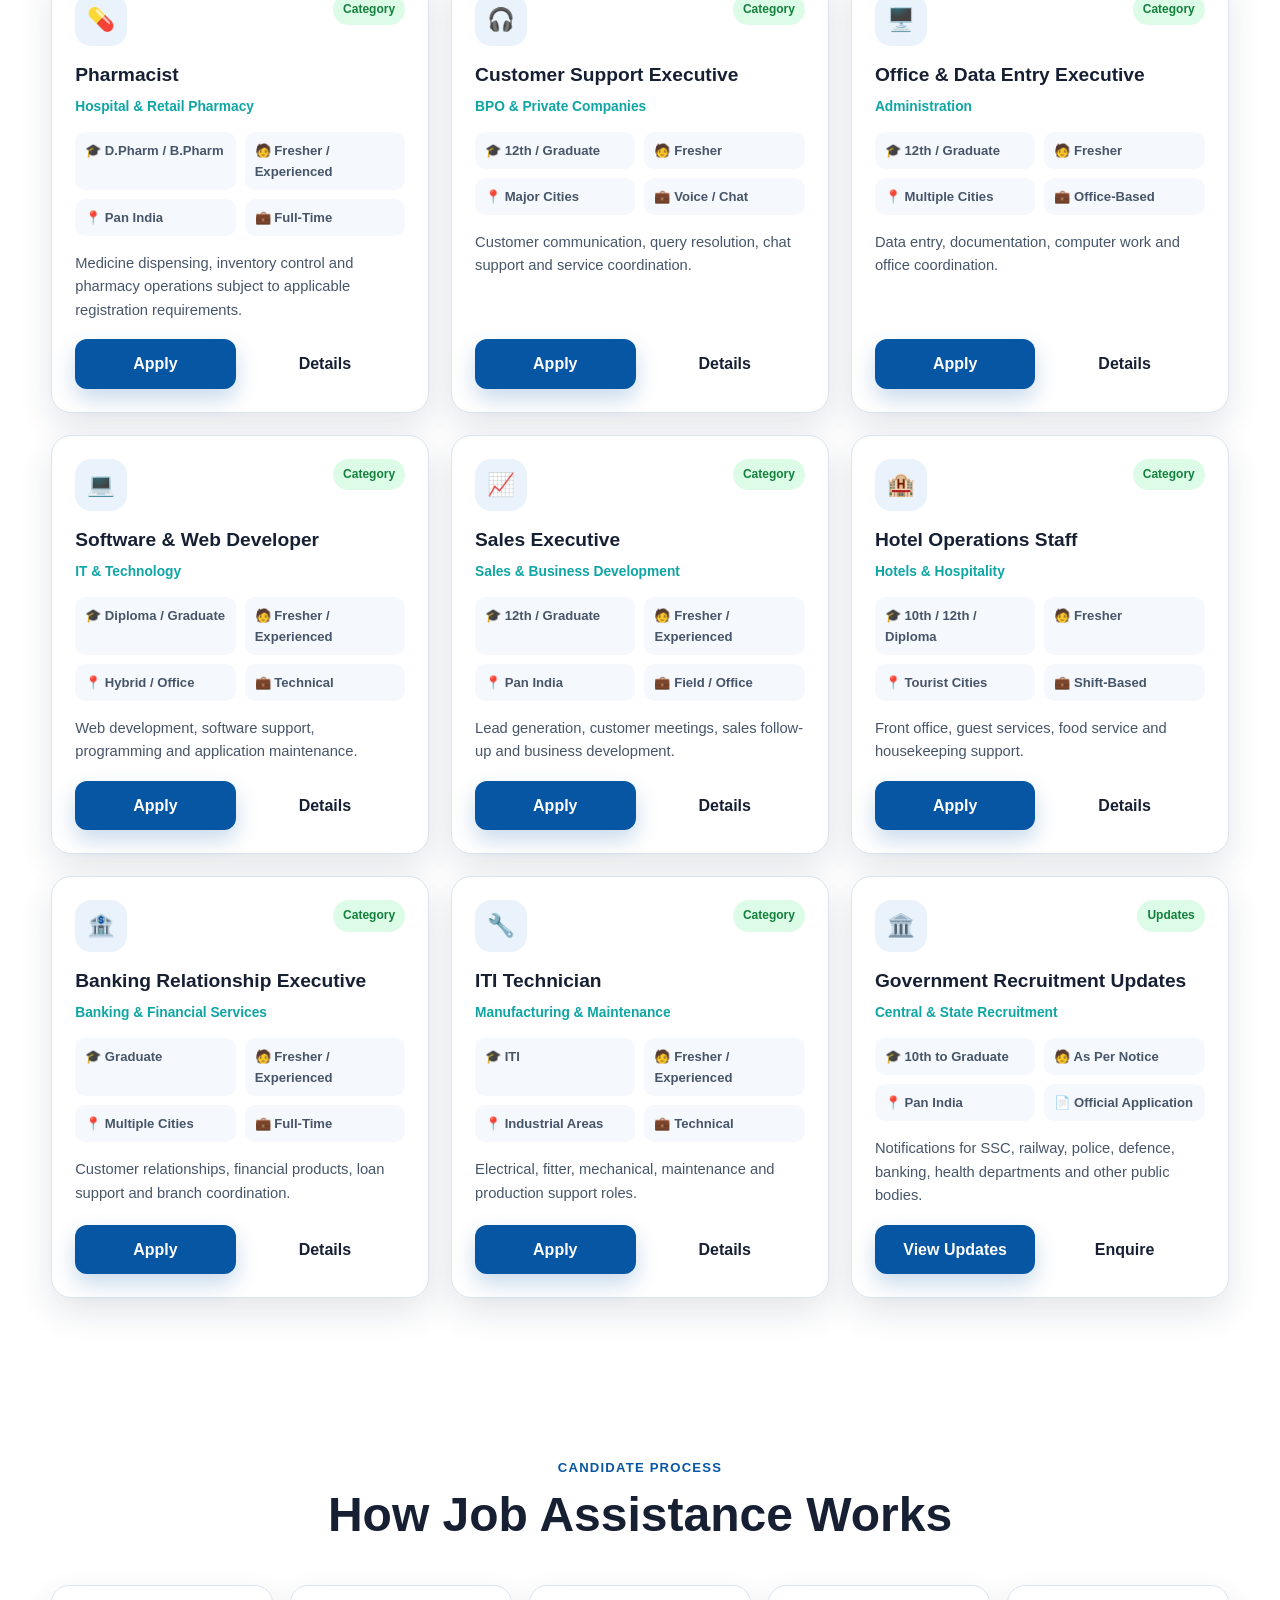
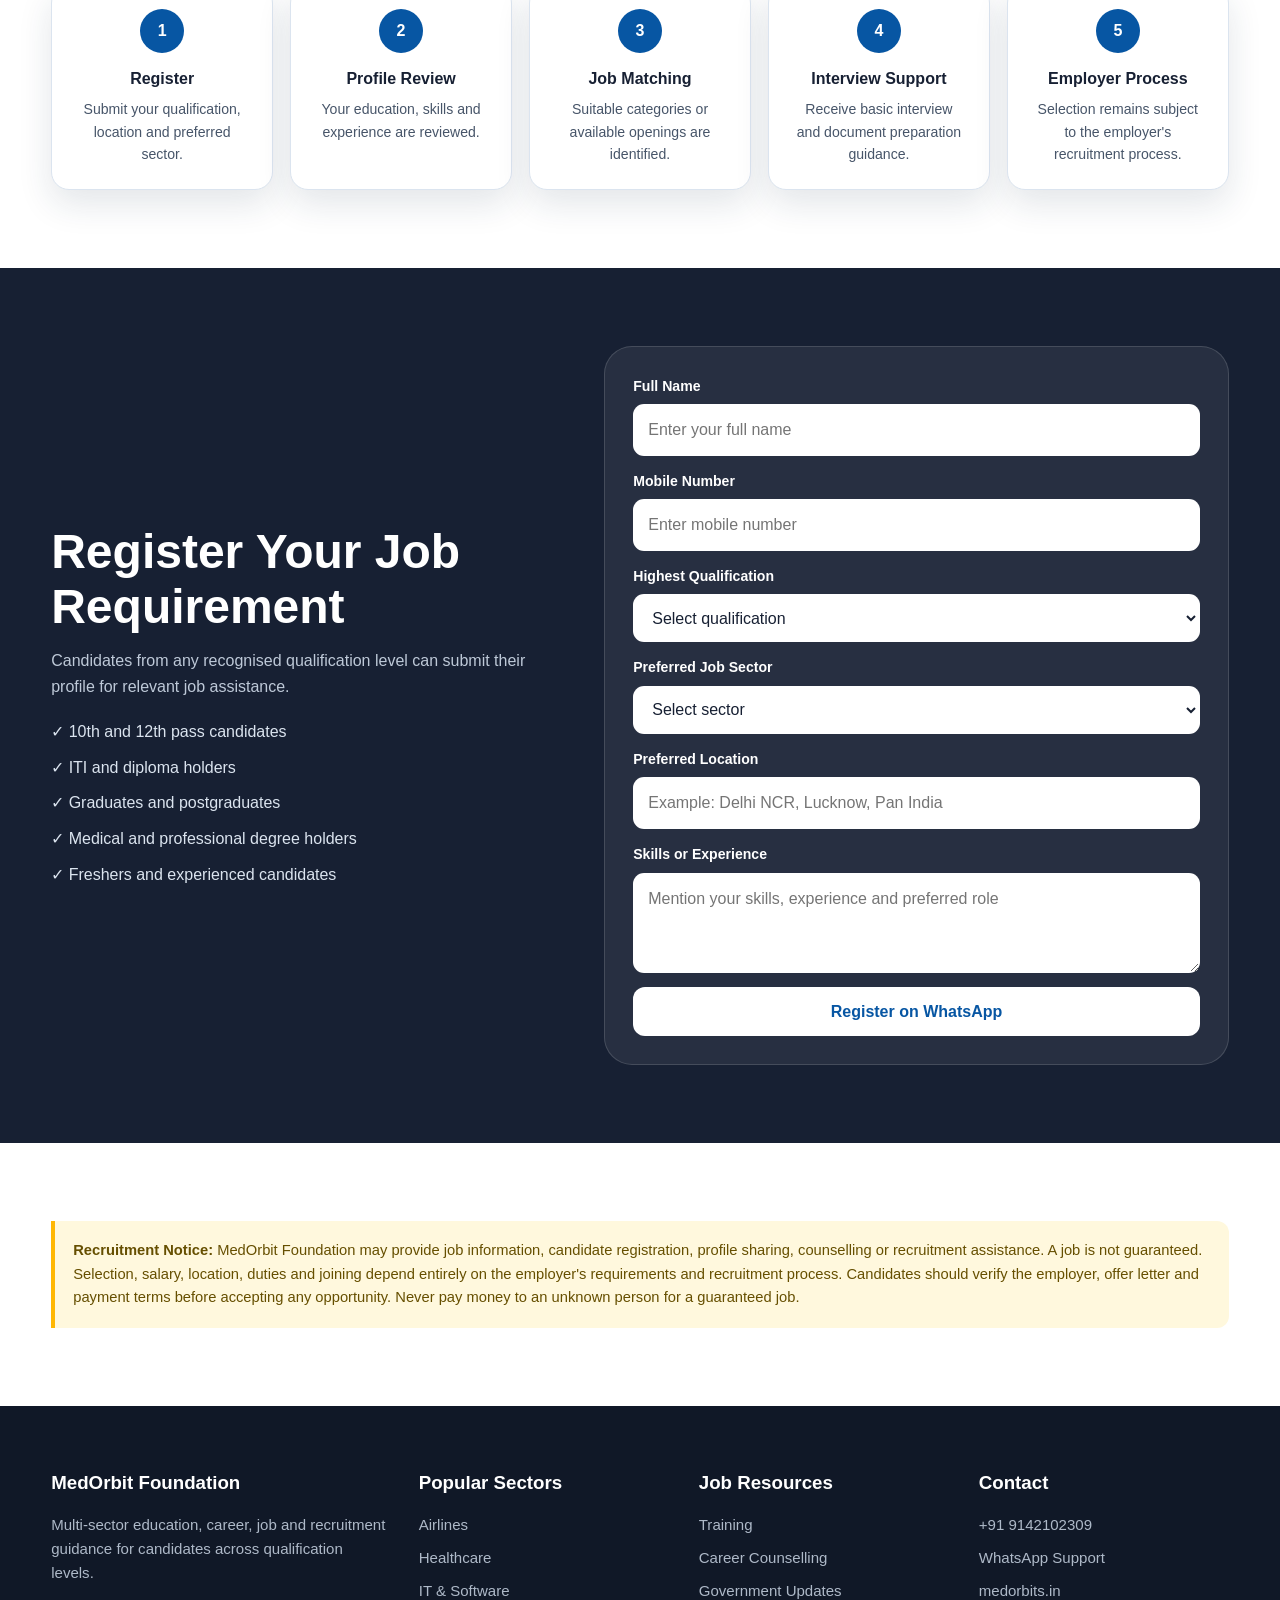
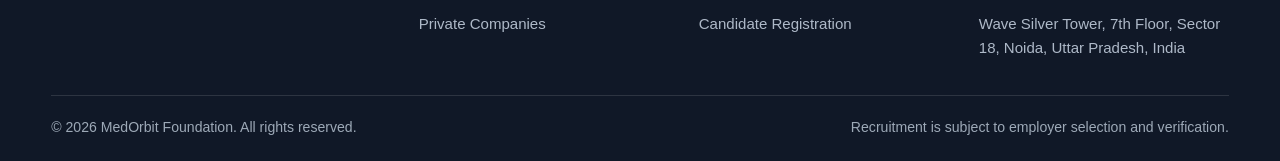
<file: jobs.html>
<!DOCTYPE html>
<html lang="en">
<head>
  <meta charset="UTF-8">

  <meta
    name="viewport"
    content="width=device-width, initial-scale=1.0, viewport-fit=cover"
  >

  <title>
    Jobs & Recruitment | MedOrbit Foundation
  </title>

  <meta
    name="description"
    content="Explore job assistance and recruitment opportunities for 10th pass, 12th pass, diploma, ITI, graduates and postgraduates across airlines, healthcare, IT, private companies, banking, hospitality and other sectors."
  >

  <meta
    name="keywords"
    content="jobs for 10th pass, jobs for 12th pass, graduate jobs, postgraduate jobs, airline jobs, healthcare jobs, private jobs, fresher jobs, MedOrbit Foundation jobs"
  >

  <meta name="author" content="MedOrbit Foundation">
  <meta name="theme-color" content="#0756a3">

  <link
    rel="canonical"
    href="https://medorbits.in/jobs.html"
  >

  <meta
    property="og:title"
    content="Jobs & Recruitment | MedOrbit Foundation"
  >

  <meta
    property="og:description"
    content="Job assistance for candidates from 10th pass to postgraduate across multiple industries."
  >

  <meta property="og:type" content="website">

  <meta
    property="og:url"
    content="https://medorbits.in/jobs.html"
  >

  <style>
    :root {
      --primary: #0756a3;
      --primary-dark: #043d77;
      --secondary: #0ea5a4;
      --accent: #ffb703;
      --success: #15803d;
      --danger: #dc2626;
      --dark: #172033;
      --text: #475569;
      --muted: #7b8796;
      --light: #f5f8fc;
      --white: #ffffff;
      --border: #dbe4ef;

      --shadow:
        0 14px 34px rgba(21, 47, 78, 0.12);

      --shadow-large:
        0 24px 60px rgba(21, 47, 78, 0.16);

      --radius: 20px;
      --radius-large: 28px;
    }

    * {
      margin: 0;
      padding: 0;
      box-sizing: border-box;
    }

    html {
      scroll-behavior: smooth;
      -webkit-text-size-adjust: 100%;
    }

    body {
      font-family: Arial, Helvetica, sans-serif;
      background: var(--light);
      color: var(--dark);
      line-height: 1.6;
      overflow-x: hidden;
    }

    body.menu-open {
      overflow: hidden;
    }

    img {
      display: block;
      width: 100%;
      max-width: 100%;
      object-fit: cover;
    }

    a {
      color: inherit;
      text-decoration: none;
    }

    ul {
      list-style: none;
    }

    button,
    input,
    select,
    textarea {
      font: inherit;
    }

    button {
      cursor: pointer;
    }

    .container {
      width: min(1180px, 92%);
      margin: auto;
    }

    .section {
      padding: 78px 0;
    }

    .section-white {
      background: var(--white);
    }

    .section-dark {
      background: var(--dark);
      color: var(--white);
    }

    .section-heading {
      max-width: 790px;
      margin: 0 auto 42px;
      text-align: center;
    }

    .section-heading span {
      display: inline-block;
      margin-bottom: 9px;
      color: var(--primary);
      font-size: 0.82rem;
      font-weight: 900;
      letter-spacing: 1.2px;
      text-transform: uppercase;
    }

    .section-heading h2 {
      margin-bottom: 13px;
      font-size: clamp(2rem, 4vw, 3rem);
      line-height: 1.15;
    }

    .section-heading p {
      color: var(--text);
    }

    .section-dark .section-heading span {
      color: var(--accent);
    }

    .section-dark .section-heading p {
      color: #b8c3d1;
    }

    .btn {
      min-height: 46px;
      display: inline-flex;
      align-items: center;
      justify-content: center;
      gap: 8px;
      padding: 11px 20px;
      border: 1px solid transparent;
      border-radius: 12px;
      font-weight: 800;
      transition:
        transform 0.25s ease,
        background 0.25s ease,
        color 0.25s ease,
        box-shadow 0.25s ease;
    }

    .btn:hover {
      transform: translateY(-2px);
    }

    .btn-primary {
      background: var(--primary);
      color: var(--white);
      box-shadow:
        0 10px 22px rgba(7, 86, 163, 0.22);
    }

    .btn-primary:hover {
      background: var(--primary-dark);
    }

    .btn-light {
      background: var(--white);
      color: var(--primary);
    }

    .btn-secondary {
      background: var(--secondary);
      color: var(--white);
    }

    .btn-outline {
      border-color: rgba(255, 255, 255, 0.65);
      color: var(--white);
      background: transparent;
    }

    .topbar {
      background: var(--primary-dark);
      color: var(--white);
      font-size: 0.9rem;
    }

    .topbar-inner {
      min-height: 42px;
      display: flex;
      align-items: center;
      justify-content: space-between;
      gap: 16px;
    }

    .topbar-group {
      display: flex;
      align-items: center;
      gap: 18px;
      flex-wrap: wrap;
    }

    .header {
      position: sticky;
      top: 0;
      z-index: 1000;
      background: rgba(255, 255, 255, 0.97);
      backdrop-filter: blur(12px);
      border-bottom: 1px solid var(--border);
    }

    .navbar {
      min-height: 78px;
      display: flex;
      align-items: center;
      justify-content: space-between;
      gap: 20px;
    }

    .logo {
      display: flex;
      align-items: center;
      gap: 10px;
    }

    .logo-icon {
      width: 46px;
      height: 46px;
      display: grid;
      place-items: center;
      border-radius: 14px;
      background:
        linear-gradient(
          135deg,
          var(--primary),
          var(--secondary)
        );
      color: var(--white);
      font-size: 1.2rem;
      font-weight: 900;
      box-shadow:
        0 10px 22px rgba(7, 86, 163, 0.22);
    }

    .logo-copy {
      display: grid;
      line-height: 1.05;
    }

    .logo-name {
      color: var(--primary);
      font-size: 1.55rem;
      font-weight: 900;
    }

    .logo-name strong {
      color: var(--dark);
    }

    .logo-copy small {
      margin-top: 5px;
      color: var(--muted);
      font-size: 0.59rem;
      font-weight: 800;
      letter-spacing: 0.08em;
      text-transform: uppercase;
    }

    .nav-links {
      display: flex;
      align-items: center;
      gap: 20px;
    }

    .nav-links a {
      color: var(--dark);
      font-size: 0.93rem;
      font-weight: 750;
    }

    .nav-links a:hover,
    .nav-links a.active {
      color: var(--primary);
    }

    .menu-toggle {
      display: none;
      width: 46px;
      height: 46px;
      border: 0;
      border-radius: 12px;
      background: #eaf3fc;
      color: var(--primary);
      font-size: 1.35rem;
    }

    .announcement {
      padding: 11px 0;
      background: #fff4cc;
      color: #614c00;
      text-align: center;
      font-size: 0.9rem;
      font-weight: 700;
    }

    .hero {
      position: relative;
      overflow: hidden;
      background:
        linear-gradient(
          90deg,
          rgba(4, 61, 119, 0.96),
          rgba(7, 86, 163, 0.82)
        ),
        url("https://images.unsplash.com/photo-1521737711867-e3b97375f902?auto=format&fit=crop&w=1800&q=80")
        center/cover;
      color: var(--white);
    }

    .hero-grid {
      min-height: 580px;
      padding: 76px 0;
      display: grid;
      grid-template-columns: 1.08fr 0.92fr;
      gap: 44px;
      align-items: center;
    }

    .hero-badge {
      display: inline-flex;
      align-items: center;
      gap: 8px;
      margin-bottom: 18px;
      padding: 8px 14px;
      border: 1px solid rgba(255, 255, 255, 0.3);
      border-radius: 999px;
      background: rgba(255, 255, 255, 0.12);
      font-size: 0.86rem;
      font-weight: 800;
    }

    .hero h1 {
      margin-bottom: 18px;
      font-size: clamp(2.5rem, 5.6vw, 4.8rem);
      line-height: 1.03;
      letter-spacing: -0.04em;
    }

    .hero h1 span {
      color: var(--accent);
    }

    .hero-copy p {
      max-width: 680px;
      color: rgba(255, 255, 255, 0.88);
      font-size: clamp(1rem, 2vw, 1.15rem);
    }

    .hero-actions {
      display: flex;
      gap: 13px;
      flex-wrap: wrap;
      margin-top: 27px;
    }

    .hero-points {
      display: flex;
      gap: 18px;
      flex-wrap: wrap;
      margin-top: 24px;
    }

    .hero-point {
      font-size: 0.9rem;
      font-weight: 700;
      color: rgba(255, 255, 255, 0.9);
    }

    .job-search-panel {
      padding: 27px;
      border: 1px solid rgba(255, 255, 255, 0.22);
      border-radius: var(--radius-large);
      background: rgba(255, 255, 255, 0.13);
      backdrop-filter: blur(13px);
      box-shadow: var(--shadow-large);
    }

    .job-search-panel h2 {
      margin-bottom: 8px;
      font-size: 1.5rem;
    }

    .job-search-panel > p {
      margin-bottom: 18px;
      color: rgba(255, 255, 255, 0.82);
    }

    .search-form {
      display: grid;
      gap: 12px;
    }

    .search-form input,
    .search-form select {
      width: 100%;
      min-height: 50px;
      padding: 12px 14px;
      border: 0;
      border-radius: 12px;
      outline: none;
      background: var(--white);
      color: var(--dark);
    }

    .qualification-grid {
      display: grid;
      grid-template-columns: repeat(6, minmax(0, 1fr));
      gap: 14px;
    }

    .qualification-card {
      display: grid;
      place-items: center;
      min-height: 125px;
      padding: 16px;
      text-align: center;
      border: 1px solid var(--border);
      border-radius: 18px;
      background: var(--white);
      box-shadow: var(--shadow);
      transition: transform 0.25s ease;
    }

    .qualification-card:hover {
      transform: translateY(-5px);
    }

    .qualification-card span {
      font-size: 2rem;
    }

    .qualification-card strong {
      margin-top: 8px;
      font-size: 0.92rem;
    }

    .sector-grid {
      display: grid;
      grid-template-columns: repeat(4, minmax(0, 1fr));
      gap: 18px;
    }

    .sector-card {
      padding: 24px;
      border: 1px solid var(--border);
      border-radius: 18px;
      background: var(--white);
      box-shadow: var(--shadow);
      transition:
        transform 0.25s ease,
        box-shadow 0.25s ease;
    }

    .sector-card:hover {
      transform: translateY(-6px);
      box-shadow: var(--shadow-large);
    }

    .sector-card span {
      font-size: 2rem;
    }

    .sector-card h3 {
      margin: 13px 0 8px;
      font-size: 1.12rem;
    }

    .sector-card p {
      color: var(--text);
      font-size: 0.91rem;
    }

    .sector-card a {
      display: inline-block;
      margin-top: 14px;
      color: var(--primary);
      font-weight: 800;
    }

    .filter-bar {
      display: grid;
      grid-template-columns:
        1.3fr 1fr 1fr 1fr auto;
      gap: 12px;
      margin-bottom: 30px;
      padding: 18px;
      border: 1px solid var(--border);
      border-radius: 18px;
      background: var(--white);
      box-shadow: var(--shadow);
    }

    .filter-bar input,
    .filter-bar select {
      width: 100%;
      min-height: 48px;
      padding: 11px 13px;
      border: 1px solid var(--border);
      border-radius: 11px;
      outline: none;
      background: var(--white);
    }

    .job-grid {
      display: grid;
      grid-template-columns: repeat(3, minmax(0, 1fr));
      gap: 22px;
    }

    .job-card {
      display: flex;
      flex-direction: column;
      padding: 23px;
      border: 1px solid var(--border);
      border-radius: var(--radius);
      background: var(--white);
      box-shadow: var(--shadow);
      transition:
        transform 0.25s ease,
        box-shadow 0.25s ease;
    }

    .job-card:hover {
      transform: translateY(-6px);
      box-shadow: var(--shadow-large);
    }

    .job-top {
      display: flex;
      align-items: flex-start;
      justify-content: space-between;
      gap: 12px;
      margin-bottom: 14px;
    }

    .job-icon {
      width: 52px;
      height: 52px;
      display: grid;
      place-items: center;
      flex: 0 0 52px;
      border-radius: 16px;
      background: #eaf3fc;
      font-size: 1.4rem;
    }

    .job-status {
      padding: 6px 10px;
      border-radius: 999px;
      background: #dcfce7;
      color: var(--success);
      font-size: 0.75rem;
      font-weight: 900;
    }

    .job-card h3 {
      margin-bottom: 5px;
      font-size: 1.2rem;
    }

    .job-company {
      margin-bottom: 14px;
      color: var(--secondary);
      font-size: 0.86rem;
      font-weight: 800;
    }

    .job-meta {
      display: grid;
      grid-template-columns: repeat(2, minmax(0, 1fr));
      gap: 9px;
      margin-bottom: 16px;
    }

    .job-meta span {
      padding: 8px 10px;
      border-radius: 10px;
      background: var(--light);
      color: var(--text);
      font-size: 0.82rem;
      font-weight: 700;
    }

    .job-description {
      margin-bottom: 17px;
      color: var(--text);
      font-size: 0.92rem;
    }

    .job-actions {
      display: flex;
      gap: 9px;
      margin-top: auto;
    }

    .job-actions .btn {
      flex: 1;
      padding-inline: 11px;
    }

    .empty-state {
      display: none;
      padding: 35px;
      text-align: center;
      border: 1px dashed var(--border);
      border-radius: 18px;
      background: var(--white);
      color: var(--text);
    }

    .employer-grid {
      display: grid;
      grid-template-columns: 0.9fr 1.1fr;
      gap: 42px;
      align-items: center;
    }

    .employer-copy h2 {
      margin-bottom: 14px;
      font-size: clamp(2rem, 4vw, 3rem);
      line-height: 1.15;
    }

    .employer-copy p {
      color: #bec9d8;
    }

    .employer-list {
      display: grid;
      gap: 10px;
      margin-top: 20px;
    }

    .employer-list li {
      color: #dbe4ef;
    }

    .job-form {
      padding: 28px;
      border: 1px solid rgba(255, 255, 255, 0.14);
      border-radius: var(--radius-large);
      background: rgba(255, 255, 255, 0.07);
    }

    .form-grid {
      display: grid;
      gap: 14px;
    }

    .field {
      display: grid;
      gap: 7px;
    }

    .field label {
      font-size: 0.88rem;
      font-weight: 800;
    }

    .field input,
    .field select,
    .field textarea {
      width: 100%;
      min-height: 48px;
      padding: 12px 14px;
      border: 1px solid rgba(255, 255, 255, 0.2);
      border-radius: 11px;
      outline: none;
      background: var(--white);
      color: var(--dark);
    }

    .field textarea {
      min-height: 100px;
      resize: vertical;
    }

    .job-form .btn {
      width: 100%;
    }

    .steps-grid {
      display: grid;
      grid-template-columns: repeat(5, minmax(0, 1fr));
      gap: 17px;
    }

    .step-card {
      padding: 23px;
      text-align: center;
      border: 1px solid var(--border);
      border-radius: 18px;
      background: var(--white);
      box-shadow: var(--shadow);
    }

    .step-number {
      width: 44px;
      height: 44px;
      display: grid;
      place-items: center;
      margin: 0 auto 13px;
      border-radius: 50%;
      background: var(--primary);
      color: var(--white);
      font-weight: 900;
    }

    .step-card h3 {
      margin-bottom: 7px;
      font-size: 1rem;
    }

    .step-card p {
      color: var(--text);
      font-size: 0.88rem;
    }

    .warning {
      padding: 18px;
      border-left: 4px solid var(--accent);
      border-radius: 0 12px 12px 0;
      background: #fff8dd;
      color: #664f00;
      font-size: 0.92rem;
    }

    .footer {
      padding: 62px 0 22px;
      background: #101827;
      color: #dbe4ef;
    }

    .footer-grid {
      display: grid;
      grid-template-columns:
        1.35fr 1fr 1fr 1fr;
      gap: 30px;
    }

    .footer h3 {
      margin-bottom: 15px;
      color: var(--white);
    }

    .footer p,
    .footer a {
      color: #aeb9c8;
      font-size: 0.94rem;
    }

    .footer a:hover {
      color: var(--white);
    }

    .footer-links {
      display: grid;
      gap: 9px;
    }

    .footer-bottom {
      margin-top: 35px;
      padding-top: 20px;
      display: flex;
      justify-content: space-between;
      gap: 16px;
      flex-wrap: wrap;
      border-top:
        1px solid rgba(255, 255, 255, 0.12);
      color: #9da9b7;
      font-size: 0.88rem;
    }

    .floating-buttons {
      position: fixed;
      right: 18px;
      bottom: 18px;
      z-index: 900;
      display: grid;
      gap: 11px;
    }

    .float-btn {
      width: 52px;
      height: 52px;
      display: grid;
      place-items: center;
      border-radius: 50%;
      color: var(--white);
      font-size: 1.25rem;
      box-shadow:
        0 12px 28px rgba(0, 0, 0, 0.2);
    }

    .whatsapp {
      background: #25d366;
    }

    .call {
      background: var(--primary);
    }

    @media (max-width: 1050px) {
      .nav-links {
        position: fixed;
        top: 78px;
        left: 0;
        right: 0;
        max-height: calc(100vh - 78px);
        overflow-y: auto;
        display: none;
        flex-direction: column;
        align-items: flex-start;
        padding: 24px 4%;
        background: var(--white);
        border-bottom: 1px solid var(--border);
        box-shadow: var(--shadow);
      }

      .nav-links.active {
        display: flex;
      }

      .menu-toggle {
        display: block;
      }

      .nav-cta {
        display: none;
      }

      .hero-grid,
      .employer-grid {
        grid-template-columns: 1fr;
      }

      .qualification-grid {
        grid-template-columns: repeat(3, minmax(0, 1fr));
      }

      .sector-grid {
        grid-template-columns: repeat(2, minmax(0, 1fr));
      }

      .filter-bar {
        grid-template-columns: repeat(2, minmax(0, 1fr));
      }

      .job-grid {
        grid-template-columns: repeat(2, minmax(0, 1fr));
      }

      .steps-grid {
        grid-template-columns: repeat(2, minmax(0, 1fr));
      }

      .footer-grid {
        grid-template-columns: repeat(2, minmax(0, 1fr));
      }
    }

    @media (max-width: 720px) {
      .container {
        width: min(94%, 1180px);
      }

      .section {
        padding: 60px 0;
      }

      .topbar-inner {
        justify-content: center;
        text-align: center;
      }

      .topbar-group {
        justify-content: center;
      }

      .topbar-group span:first-child {
        display: none;
      }

      .logo-copy small {
        display: none;
      }

      .hero-grid {
        min-height: auto;
        padding: 58px 0;
        gap: 30px;
      }

      .hero h1 {
        font-size: clamp(2.3rem, 12vw, 3.5rem);
      }

      .hero-actions {
        display: grid;
      }

      .hero-actions .btn {
        width: 100%;
      }

      .hero-points {
        display: grid;
        gap: 8px;
      }

      .qualification-grid {
        display: flex;
        gap: 12px;
        overflow-x: auto;
        padding-bottom: 10px;
        scroll-snap-type: x mandatory;
      }

      .qualification-card {
        min-width: 145px;
        scroll-snap-align: start;
      }

      .sector-grid,
      .filter-bar,
      .job-grid,
      .steps-grid,
      .footer-grid {
        grid-template-columns: 1fr;
      }

      .job-actions {
        display: grid;
      }

      .footer-bottom {
        flex-direction: column;
      }
    }

    @media (max-width: 420px) {
      .logo-name {
        font-size: 1.34rem;
      }

      .logo-icon {
        width: 40px;
        height: 40px;
      }

      .job-search-panel,
      .job-card,
      .job-form {
        padding: 20px;
      }

      .job-meta {
        grid-template-columns: 1fr;
      }

      .topbar-group {
        flex-direction: column;
        gap: 1px;
        padding: 5px 0;
      }

      .floating-buttons {
        right: 12px;
        bottom: 12px;
      }

      .float-btn {
        width: 48px;
        height: 48px;
      }
    }
  </style>
</head>

<body>

  <div class="topbar">
    <div class="container topbar-inner">

      <div class="topbar-group">
        <span>
          Education • Careers • Jobs • Training
        </span>

        <span>
          📞 +91 9142102309
        </span>
      </div>

      <a href="https://medorbits.in">
        🌐 medorbits.in
      </a>

    </div>
  </div>

  <header class="header">
    <div class="container navbar">

      <a href="index.html" class="logo">

        <span class="logo-icon">
          M
        </span>

        <span class="logo-copy">

          <span class="logo-name">
            Med<strong>Orbit</strong>
          </span>

          <small>
            Foundation
          </small>

        </span>

      </a>

      <button
        class="menu-toggle"
        id="menuToggle"
        aria-label="Open navigation menu"
      >
        ☰
      </button>

      <ul class="nav-links" id="navLinks">

        <li><a href="index.html">Home</a></li>

        <li><a href="about.html">About</a></li>

        <li><a href="services.html">Services</a></li>

        <li><a href="courses.html">Courses</a></li>

        <li><a href="colleges.html">Colleges</a></li>

        <li>
          <a href="jobs.html" class="active">
            Jobs
          </a>
        </li>

        <li>
          <a href="training.html">
            Training
          </a>
        </li>

        <li>
          <a href="contact.html">
            Contact
          </a>
        </li>

      </ul>

      <a
        class="btn btn-primary nav-cta"
        href="https://wa.me/919142102309?text=Hello%20MedOrbit%20Foundation%2C%20I%20am%20looking%20for%20a%20job."
      >
        Find Jobs
      </a>

    </div>
  </header>

  <div class="announcement">
    💼 Job support for 10th pass, 12th pass, ITI, diploma, graduates and postgraduates.
  </div>

  <main>

    <section class="hero">
      <div class="container hero-grid">

        <div class="hero-copy">

          <span class="hero-badge">
            💼 Multi-Sector Recruitment Support
          </span>

          <h1>
            Opportunities for
            <span>Every Qualification</span>
          </h1>

          <p>
            MedOrbit Foundation supports job seekers from 10th pass to
            postgraduate level across airlines, healthcare, IT,
            engineering, banking, hospitality, retail, logistics,
            administration and other sectors.
          </p>

          <div class="hero-actions">

            <a
              class="btn btn-light"
              href="#job-directory"
            >
              Explore Job Categories
            </a>

            <a
              class="btn btn-outline"
              href="#candidate-form"
            >
              Register as Candidate
            </a>

          </div>

          <div class="hero-points">

            <span class="hero-point">
              ✓ Freshers welcome
            </span>

            <span class="hero-point">
              ✓ Experienced candidates
            </span>

            <span class="hero-point">
              ✓ Multiple qualifications
            </span>

          </div>

        </div>

        <div class="job-search-panel">

          <h2>
            Find Suitable Jobs
          </h2>

          <p>
            Search by role, qualification or sector.
          </p>

          <div class="search-form">

            <input
              type="search"
              id="heroJobSearch"
              placeholder="Search airline, nurse, sales, IT..."
              aria-label="Search jobs"
            >

            <select
              id="heroQualification"
              aria-label="Select qualification"
            >

              <option value="all">
                All Qualifications
              </option>

              <option value="10th">
                10th Pass
              </option>

              <option value="12th">
                12th Pass
              </option>

              <option value="iti">
                ITI
              </option>

              <option value="diploma">
                Diploma
              </option>

              <option value="graduate">
                Graduate
              </option>

              <option value="postgraduate">
                Postgraduate
              </option>

              <option value="professional">
                Professional Degree
              </option>

            </select>

            <select
              id="heroSector"
              aria-label="Select sector"
            >

              <option value="all">
                All Sectors
              </option>

              <option value="airlines">
                Airlines & Airport
              </option>

              <option value="healthcare">
                Medical & Healthcare
              </option>

              <option value="private">
                Private Companies
              </option>

              <option value="it">
                IT & Software
              </option>

              <option value="banking">
                Banking & Finance
              </option>

              <option value="hospitality">
                Hospitality
              </option>

              <option value="government">
                Government Updates
              </option>

            </select>

            <button
              type="button"
              class="btn btn-light"
              id="heroSearchButton"
            >
              Search Opportunities
            </button>

          </div>

        </div>

      </div>
    </section>

    <section class="section section-white">
      <div class="container">

        <div class="section-heading">

          <span>
            Qualification Levels
          </span>

          <h2>
            Jobs for Every Education Level
          </h2>

        </div>

        <div class="qualification-grid">

          <a
            href="#job-directory"
            class="qualification-card qualification-shortcut"
            data-qualification="10th"
          >
            <span>📘</span>
            <strong>10th Pass</strong>
          </a>

          <a
            href="#job-directory"
            class="qualification-card qualification-shortcut"
            data-qualification="12th"
          >
            <span>📗</span>
            <strong>12th Pass</strong>
          </a>

          <a
            href="#job-directory"
            class="qualification-card qualification-shortcut"
            data-qualification="iti"
          >
            <span>🔧</span>
            <strong>ITI</strong>
          </a>

          <a
            href="#job-directory"
            class="qualification-card qualification-shortcut"
            data-qualification="diploma"
          >
            <span>📜</span>
            <strong>Diploma</strong>
          </a>

          <a
            href="#job-directory"
            class="qualification-card qualification-shortcut"
            data-qualification="graduate"
          >
            <span>🎓</span>
            <strong>Graduate</strong>
          </a>

          <a
            href="#job-directory"
            class="qualification-card qualification-shortcut"
            data-qualification="postgraduate"
          >
            <span>🏅</span>
            <strong>Postgraduate</strong>
          </a>

        </div>

      </div>
    </section>

    <section class="section">
      <div class="container">

        <div class="section-heading">

          <span>
            Job Sectors
          </span>

          <h2>
            Explore Opportunities Across Industries
          </h2>

          <p>
            Select a department to view suitable roles and recruitment
            support.
          </p>

        </div>

        <div class="sector-grid">

          <article class="sector-card">
            <span>✈️</span>
            <h3>Airlines & Airport</h3>
            <p>
              Ground staff, ticketing, customer service, cargo and airport
              operations.
            </p>
            <a href="jobs/aviation.html">Explore sector →</a>
          </article>

          <article class="sector-card">
            <span>🏥</span>
            <h3>Medical & Healthcare</h3>
            <p>
              Doctors, nurses, pharmacists, technicians and hospital
              administration.
            </p>
            <a href="jobs/healthcare.html">Explore sector →</a>
          </article>

          <article class="sector-card">
            <span>💻</span>
            <h3>IT & Software</h3>
            <p>
              Developers, support engineers, data roles, design and
              digital operations.
            </p>
            <a href="jobs/it.html">Explore sector →</a>
          </article>

          <article class="sector-card">
            <span>🏢</span>
            <h3>Private Companies</h3>
            <p>
              Office, operations, HR, administration, customer support
              and corporate roles.
            </p>
            <a href="jobs/corporate.html">Explore sector →</a>
          </article>

          <article class="sector-card">
            <span>📈</span>
            <h3>Sales & Marketing</h3>
            <p>
              Field sales, business development, telecalling and digital
              marketing.
            </p>
            <a href="jobs/marketing-sales.html">Explore sector →</a>
          </article>

          <article class="sector-card">
            <span>🏦</span>
            <h3>Banking & Finance</h3>
            <p>
              Relationship, loan, insurance, accounts and finance roles.
            </p>
            <a href="jobs/banking.html">Explore sector →</a>
          </article>

          <article class="sector-card">
            <span>🏨</span>
            <h3>Hospitality</h3>
            <p>
              Hotels, restaurants, front office, housekeeping and guest
              services.
            </p>
            <a href="jobs/hotel.html">Explore sector →</a>
          </article>

          <article class="sector-card">
            <span>📦</span>
            <h3>Retail & Logistics</h3>
            <p>
              Store staff, warehouse, delivery, inventory and supply
              operations.
            </p>
            <a href="jobs/logistics.html">Explore sector →</a>
          </article>

          <article class="sector-card">
            <span>⚙️</span>
            <h3>Engineering & Technical</h3>
            <p>
              Civil, mechanical, electrical, automobile and site-based
              technical jobs.
            </p>
            <a href="jobs/engineering.html">Explore sector →</a>
          </article>

          <article class="sector-card">
            <span>📚</span>
            <h3>Teaching & Education</h3>
            <p>
              Teachers, faculty, academic coordinators and admission
              counsellors.
            </p>
            <a href="jobs/teaching.html">Explore sector →</a>
          </article>

          <article class="sector-card">
            <span>🏛️</span>
            <h3>Government Updates</h3>
            <p>
              Recruitment notifications from departments and public
              sector organisations.
            </p>
            <a href="jobs/government.html">Explore sector →</a>
          </article>

          <article class="sector-card">
            <span>🌍</span>
            <h3>International Jobs</h3>
            <p>
              Overseas opportunities subject to employer, visa and
              country requirements.
            </p>
            <a href="jobs/international.html">Explore sector →</a>
          </article>

        </div>

      </div>
    </section>

    <section
      class="section section-white"
      id="job-directory"
    >
      <div class="container">

        <div class="section-heading">

          <span>
            Opportunity Directory
          </span>

          <h2>
            Popular Job Categories
          </h2>

          <p>
            These cards represent job categories. Actual vacancies,
            salaries and deadlines must be updated when openings become
            available.
          </p>

        </div>

        <div class="filter-bar">

          <input
            type="search"
            id="jobSearch"
            placeholder="Search role or department..."
            aria-label="Search job role"
          >

          <select
            id="qualificationFilter"
            aria-label="Filter by qualification"
          >

            <option value="all">
              All Qualifications
            </option>

            <option value="10th">
              10th Pass
            </option>

            <option value="12th">
              12th Pass
            </option>

            <option value="iti">
              ITI
            </option>

            <option value="diploma">
              Diploma
            </option>

            <option value="graduate">
              Graduate
            </option>

            <option value="postgraduate">
              Postgraduate
            </option>

            <option value="professional">
              Professional Degree
            </option>

          </select>

          <select
            id="sectorFilter"
            aria-label="Filter by sector"
          >

            <option value="all">
              All Sectors
            </option>

            <option value="airlines">
              Airlines
            </option>

            <option value="healthcare">
              Healthcare
            </option>

            <option value="private">
              Private Sector
            </option>

            <option value="it">
              IT & Software
            </option>

            <option value="banking">
              Banking
            </option>

            <option value="hospitality">
              Hospitality
            </option>

            <option value="government">
              Government
            </option>

          </select>

          <select
            id="experienceFilter"
            aria-label="Filter by experience"
          >

            <option value="all">
              All Experience
            </option>

            <option value="fresher">
              Fresher
            </option>

            <option value="experienced">
              Experienced
            </option>

          </select>

          <button
            type="button"
            class="btn btn-primary"
            id="resetFilters"
          >
            Reset
          </button>

        </div>

        <div class="job-grid">

          <article
            class="job-card"
            data-name="airport ground staff customer service airline"
            data-qualification="12th"
            data-sector="airlines"
            data-experience="fresher"
          >

            <div class="job-top">
              <span class="job-icon">✈️</span>
              <span class="job-status">Category</span>
            </div>

            <h3>Airport Ground Staff</h3>

            <p class="job-company">
              Airlines & Airport Services
            </p>

            <div class="job-meta">
              <span>🎓 12th / Graduate</span>
              <span>🧑 Fresher</span>
              <span>📍 Multiple Cities</span>
              <span>💼 Full-Time</span>
            </div>

            <p class="job-description">
              Customer handling, check-in support, passenger assistance
              and airport operations.
            </p>

            <div class="job-actions">

              <a
                class="btn btn-primary"
                href="https://wa.me/919142102309?text=Hello%20MedOrbit%20Foundation%2C%20I%20want%20to%20apply%20for%20airport%20ground%20staff%20opportunities."
              >
                Apply
              </a>

              <a
                class="btn"
                href="jobs/aviation.html"
              >
                Details
              </a>

            </div>

          </article>

          <article
            class="job-card"
            data-name="hospital attendant ward assistant helper healthcare"
            data-qualification="10th"
            data-sector="healthcare"
            data-experience="fresher"
          >

            <div class="job-top">
              <span class="job-icon">🏥</span>
              <span class="job-status">Category</span>
            </div>

            <h3>Hospital Support Staff</h3>

            <p class="job-company">
              Hospitals & Healthcare
            </p>

            <div class="job-meta">
              <span>🎓 10th / 12th</span>
              <span>🧑 Fresher</span>
              <span>📍 Multiple Locations</span>
              <span>💼 Shift-Based</span>
            </div>

            <p class="job-description">
              Ward assistance, patient support, housekeeping coordination
              and basic hospital operations.
            </p>

            <div class="job-actions">

              <a
                class="btn btn-primary"
                href="https://wa.me/919142102309?text=Hello%20MedOrbit%20Foundation%2C%20I%20want%20hospital%20support%20staff%20job%20assistance."
              >
                Apply
              </a>

              <a
                class="btn"
                href="jobs/healthcare.html"
              >
                Details
              </a>

            </div>

          </article>

          <article
            class="job-card"
            data-name="staff nurse nursing hospital healthcare"
            data-qualification="professional"
            data-sector="healthcare"
            data-experience="all"
          >

            <div class="job-top">
              <span class="job-icon">👩‍⚕️</span>
              <span class="job-status">Category</span>
            </div>

            <h3>Staff Nurse</h3>

            <p class="job-company">
              Hospitals & Clinics
            </p>

            <div class="job-meta">
              <span>🎓 ANM / GNM / B.Sc</span>
              <span>🧑 Fresher / Experienced</span>
              <span>📍 Pan India</span>
              <span>💼 Full-Time</span>
            </div>

            <p class="job-description">
              Patient care, ward duties, clinical documentation and
              hospital support.
            </p>

            <div class="job-actions">

              <a
                class="btn btn-primary"
                href="https://wa.me/919142102309?text=Hello%20MedOrbit%20Foundation%2C%20I%20am%20looking%20for%20a%20staff%20nurse%20job."
              >
                Apply
              </a>

              <a
                class="btn"
                href="jobs/nursing.html"
              >
                Details
              </a>

            </div>

          </article>

          <article
            class="job-card"
            data-name="pharmacist pharmacy hospital medical store"
            data-qualification="professional"
            data-sector="healthcare"
            data-experience="all"
          >

            <div class="job-top">
              <span class="job-icon">💊</span>
              <span class="job-status">Category</span>
            </div>

            <h3>Pharmacist</h3>

            <p class="job-company">
              Hospital & Retail Pharmacy
            </p>

            <div class="job-meta">
              <span>🎓 D.Pharm / B.Pharm</span>
              <span>🧑 Fresher / Experienced</span>
              <span>📍 Pan India</span>
              <span>💼 Full-Time</span>
            </div>

            <p class="job-description">
              Medicine dispensing, inventory control and pharmacy
              operations subject to applicable registration requirements.
            </p>

            <div class="job-actions">

              <a
                class="btn btn-primary"
                href="https://wa.me/919142102309?text=Hello%20MedOrbit%20Foundation%2C%20I%20am%20looking%20for%20a%20pharmacist%20job."
              >
                Apply
              </a>

              <a
                class="btn"
                href="jobs/pharmacy.html"
              >
                Details
              </a>

            </div>

          </article>

          <article
            class="job-card"
            data-name="customer support voice process call centre bpo"
            data-qualification="12th"
            data-sector="private"
            data-experience="fresher"
          >

            <div class="job-top">
              <span class="job-icon">🎧</span>
              <span class="job-status">Category</span>
            </div>

            <h3>Customer Support Executive</h3>

            <p class="job-company">
              BPO & Private Companies
            </p>

            <div class="job-meta">
              <span>🎓 12th / Graduate</span>
              <span>🧑 Fresher</span>
              <span>📍 Major Cities</span>
              <span>💼 Voice / Chat</span>
            </div>

            <p class="job-description">
              Customer communication, query resolution, chat support and
              service coordination.
            </p>

            <div class="job-actions">

              <a
                class="btn btn-primary"
                href="https://wa.me/919142102309?text=Hello%20MedOrbit%20Foundation%2C%20I%20want%20customer%20support%20job%20assistance."
              >
                Apply
              </a>

              <a
                class="btn"
                href="jobs/corporate.html"
              >
                Details
              </a>

            </div>

          </article>

          <article
            class="job-card"
            data-name="office assistant data entry computer operator"
            data-qualification="12th"
            data-sector="private"
            data-experience="fresher"
          >

            <div class="job-top">
              <span class="job-icon">🖥️</span>
              <span class="job-status">Category</span>
            </div>

            <h3>Office & Data Entry Executive</h3>

            <p class="job-company">
              Administration
            </p>

            <div class="job-meta">
              <span>🎓 12th / Graduate</span>
              <span>🧑 Fresher</span>
              <span>📍 Multiple Cities</span>
              <span>💼 Office-Based</span>
            </div>

            <p class="job-description">
              Data entry, documentation, computer work and office
              coordination.
            </p>

            <div class="job-actions">

              <a
                class="btn btn-primary"
                href="https://wa.me/919142102309?text=Hello%20MedOrbit%20Foundation%2C%20I%20want%20office%20or%20data%20entry%20job%20assistance."
              >
                Apply
              </a>

              <a
                class="btn"
                href="jobs/corporate.html"
              >
                Details
              </a>

            </div>

          </article>

          <article
            class="job-card"
            data-name="software developer web developer programmer it"
            data-qualification="graduate"
            data-sector="it"
            data-experience="all"
          >

            <div class="job-top">
              <span class="job-icon">💻</span>
              <span class="job-status">Category</span>
            </div>

            <h3>Software & Web Developer</h3>

            <p class="job-company">
              IT & Technology
            </p>

            <div class="job-meta">
              <span>🎓 Diploma / Graduate</span>
              <span>🧑 Fresher / Experienced</span>
              <span>📍 Hybrid / Office</span>
              <span>💼 Technical</span>
            </div>

            <p class="job-description">
              Web development, software support, programming and
              application maintenance.
            </p>

            <div class="job-actions">

              <a
                class="btn btn-primary"
                href="https://wa.me/919142102309?text=Hello%20MedOrbit%20Foundation%2C%20I%20am%20looking%20for%20an%20IT%20or%20developer%20job."
              >
                Apply
              </a>

              <a
                class="btn"
                href="jobs/it.html"
              >
                Details
              </a>

            </div>

          </article>

          <article
            class="job-card"
            data-name="sales executive business development marketing"
            data-qualification="12th"
            data-sector="private"
            data-experience="all"
          >

            <div class="job-top">
              <span class="job-icon">📈</span>
              <span class="job-status">Category</span>
            </div>

            <h3>Sales Executive</h3>

            <p class="job-company">
              Sales & Business Development
            </p>

            <div class="job-meta">
              <span>🎓 12th / Graduate</span>
              <span>🧑 Fresher / Experienced</span>
              <span>📍 Pan India</span>
              <span>💼 Field / Office</span>
            </div>

            <p class="job-description">
              Lead generation, customer meetings, sales follow-up and
              business development.
            </p>

            <div class="job-actions">

              <a
                class="btn btn-primary"
                href="https://wa.me/919142102309?text=Hello%20MedOrbit%20Foundation%2C%20I%20want%20sales%20job%20assistance."
              >
                Apply
              </a>

              <a
                class="btn"
                href="jobs/marketing-sales.html"
              >
                Details
              </a>

            </div>

          </article>

          <article
            class="job-card"
            data-name="hotel front office housekeeping hospitality"
            data-qualification="10th"
            data-sector="hospitality"
            data-experience="fresher"
          >

            <div class="job-top">
              <span class="job-icon">🏨</span>
              <span class="job-status">Category</span>
            </div>

            <h3>Hotel Operations Staff</h3>

            <p class="job-company">
              Hotels & Hospitality
            </p>

            <div class="job-meta">
              <span>🎓 10th / 12th / Diploma</span>
              <span>🧑 Fresher</span>
              <span>📍 Tourist Cities</span>
              <span>💼 Shift-Based</span>
            </div>

            <p class="job-description">
              Front office, guest services, food service and housekeeping
              support.
            </p>

            <div class="job-actions">

              <a
                class="btn btn-primary"
                href="https://wa.me/919142102309?text=Hello%20MedOrbit%20Foundation%2C%20I%20want%20hotel%20or%20hospitality%20job%20assistance."
              >
                Apply
              </a>

              <a
                class="btn"
                href="jobs/hotel.html"
              >
                Details
              </a>

            </div>

          </article>

          <article
            class="job-card"
            data-name="banking relationship executive finance loan insurance"
            data-qualification="graduate"
            data-sector="banking"
            data-experience="all"
          >

            <div class="job-top">
              <span class="job-icon">🏦</span>
              <span class="job-status">Category</span>
            </div>

            <h3>Banking Relationship Executive</h3>

            <p class="job-company">
              Banking & Financial Services
            </p>

            <div class="job-meta">
              <span>🎓 Graduate</span>
              <span>🧑 Fresher / Experienced</span>
              <span>📍 Multiple Cities</span>
              <span>💼 Full-Time</span>
            </div>

            <p class="job-description">
              Customer relationships, financial products, loan support
              and branch coordination.
            </p>

            <div class="job-actions">

              <a
                class="btn btn-primary"
                href="https://wa.me/919142102309?text=Hello%20MedOrbit%20Foundation%2C%20I%20want%20banking%20job%20assistance."
              >
                Apply
              </a>

              <a
                class="btn"
                href="jobs/banking.html"
              >
                Details
              </a>

            </div>

          </article>

          <article
            class="job-card"
            data-name="electrician fitter technician iti maintenance"
            data-qualification="iti"
            data-sector="private"
            data-experience="all"
          >

            <div class="job-top">
              <span class="job-icon">🔧</span>
              <span class="job-status">Category</span>
            </div>

            <h3>ITI Technician</h3>

            <p class="job-company">
              Manufacturing & Maintenance
            </p>

            <div class="job-meta">
              <span>🎓 ITI</span>
              <span>🧑 Fresher / Experienced</span>
              <span>📍 Industrial Areas</span>
              <span>💼 Technical</span>
            </div>

            <p class="job-description">
              Electrical, fitter, mechanical, maintenance and production
              support roles.
            </p>

            <div class="job-actions">

              <a
                class="btn btn-primary"
                href="https://wa.me/919142102309?text=Hello%20MedOrbit%20Foundation%2C%20I%20am%20looking%20for%20an%20ITI%20technical%20job."
              >
                Apply
              </a>

              <a
                class="btn"
                href="jobs/engineering.html"
              >
                Details
              </a>

            </div>

          </article>

          <article
            class="job-card"
            data-name="government jobs ssc railway police defence banking"
            data-qualification="12th"
            data-sector="government"
            data-experience="fresher"
          >

            <div class="job-top">
              <span class="job-icon">🏛️</span>
              <span class="job-status">Updates</span>
            </div>

            <h3>Government Recruitment Updates</h3>

            <p class="job-company">
              Central & State Recruitment
            </p>

            <div class="job-meta">
              <span>🎓 10th to Graduate</span>
              <span>🧑 As Per Notice</span>
              <span>📍 Pan India</span>
              <span>📄 Official Application</span>
            </div>

            <p class="job-description">
              Notifications for SSC, railway, police, defence, banking,
              health departments and other public bodies.
            </p>

            <div class="job-actions">

              <a
                class="btn btn-primary"
                href="jobs/government.html"
              >
                View Updates
              </a>

              <a
                class="btn"
                href="https://wa.me/919142102309?text=Hello%20MedOrbit%20Foundation%2C%20please%20share%20government%20job%20updates."
              >
                Enquire
              </a>

            </div>

          </article>

        </div>

        <div
          class="empty-state"
          id="emptyState"
        >

          <h3>
            No matching category found
          </h3>

          <p>
            Try another search term or reset the filters.
          </p>

        </div>

      </div>
    </section>

    <section class="section section-white">
      <div class="container">

        <div class="section-heading">

          <span>
            Candidate Process
          </span>

          <h2>
            How Job Assistance Works
          </h2>

        </div>

        <div class="steps-grid">

          <article class="step-card">
            <div class="step-number">1</div>
            <h3>Register</h3>
            <p>
              Submit your qualification, location and preferred sector.
            </p>
          </article>

          <article class="step-card">
            <div class="step-number">2</div>
            <h3>Profile Review</h3>
            <p>
              Your education, skills and experience are reviewed.
            </p>
          </article>

          <article class="step-card">
            <div class="step-number">3</div>
            <h3>Job Matching</h3>
            <p>
              Suitable categories or available openings are identified.
            </p>
          </article>

          <article class="step-card">
            <div class="step-number">4</div>
            <h3>Interview Support</h3>
            <p>
              Receive basic interview and document preparation guidance.
            </p>
          </article>

          <article class="step-card">
            <div class="step-number">5</div>
            <h3>Employer Process</h3>
            <p>
              Selection remains subject to the employer's recruitment
              process.
            </p>
          </article>

        </div>

      </div>
    </section>

    <section
      class="section section-dark"
      id="candidate-form"
    >
      <div class="container employer-grid">

        <div class="employer-copy">

          <h2>
            Register Your Job Requirement
          </h2>

          <p>
            Candidates from any recognised qualification level can submit
            their profile for relevant job assistance.
          </p>

          <ul class="employer-list">
            <li>✓ 10th and 12th pass candidates</li>
            <li>✓ ITI and diploma holders</li>
            <li>✓ Graduates and postgraduates</li>
            <li>✓ Medical and professional degree holders</li>
            <li>✓ Freshers and experienced candidates</li>
          </ul>

        </div>

        <form
          class="job-form"
          id="candidateForm"
        >

          <div class="form-grid">

            <div class="field">

              <label for="candidateName">
                Full Name
              </label>

              <input
                type="text"
                id="candidateName"
                placeholder="Enter your full name"
                required
              >

            </div>

            <div class="field">

              <label for="candidatePhone">
                Mobile Number
              </label>

              <input
                type="tel"
                id="candidatePhone"
                placeholder="Enter mobile number"
                inputmode="numeric"
                required
              >

            </div>

            <div class="field">

              <label for="candidateQualification">
                Highest Qualification
              </label>

              <select
                id="candidateQualification"
                required
              >

                <option value="">
                  Select qualification
                </option>

                <option>Below 10th</option>
                <option>10th Pass</option>
                <option>12th Pass</option>
                <option>ITI</option>
                <option>Diploma</option>
                <option>Graduate</option>
                <option>Postgraduate</option>
                <option>Medical / Professional Degree</option>

              </select>

            </div>

            <div class="field">

              <label for="candidateSector">
                Preferred Job Sector
              </label>

              <select
                id="candidateSector"
                required
              >

                <option value="">
                  Select sector
                </option>

                <option>Airlines and Airport</option>
                <option>Medical and Healthcare</option>
                <option>Private Company</option>
                <option>IT and Software</option>
                <option>Engineering and Technical</option>
                <option>Banking and Finance</option>
                <option>Hospitality</option>
                <option>Retail and Logistics</option>
                <option>Sales and Marketing</option>
                <option>Government Job Updates</option>
                <option>Any Suitable Sector</option>

              </select>

            </div>

            <div class="field">

              <label for="candidateLocation">
                Preferred Location
              </label>

              <input
                type="text"
                id="candidateLocation"
                placeholder="Example: Delhi NCR, Lucknow, Pan India"
                required
              >

            </div>

            <div class="field">

              <label for="candidateMessage">
                Skills or Experience
              </label>

              <textarea
                id="candidateMessage"
                placeholder="Mention your skills, experience and preferred role"
              ></textarea>

            </div>

            <button
              type="submit"
              class="btn btn-light"
            >
              Register on WhatsApp
            </button>

          </div>

        </form>

      </div>
    </section>

    <section class="section section-white">
      <div class="container">

        <div class="warning">

          <strong>Recruitment Notice:</strong>

          MedOrbit Foundation may provide job information, candidate
          registration, profile sharing, counselling or recruitment
          assistance. A job is not guaranteed. Selection, salary,
          location, duties and joining depend entirely on the employer's
          requirements and recruitment process. Candidates should verify
          the employer, offer letter and payment terms before accepting
          any opportunity. Never pay money to an unknown person for a
          guaranteed job.

        </div>

      </div>
    </section>

  </main>

  <footer class="footer">
    <div class="container">

      <div class="footer-grid">

        <div>

          <h3>
            MedOrbit Foundation
          </h3>

          <p>
            Multi-sector education, career, job and recruitment guidance
            for candidates across qualification levels.
          </p>

        </div>

        <div>

          <h3>
            Popular Sectors
          </h3>

          <div class="footer-links">
            <a href="jobs/aviation.html">Airlines</a>
            <a href="jobs/healthcare.html">Healthcare</a>
            <a href="jobs/it.html">IT & Software</a>
            <a href="jobs/corporate.html">Private Companies</a>
          </div>

        </div>

        <div>

          <h3>
            Job Resources
          </h3>

          <div class="footer-links">
            <a href="training.html">Training</a>
            <a href="career-counselling.html">Career Counselling</a>
            <a href="jobs/government.html">Government Updates</a>
            <a href="#candidate-form">Candidate Registration</a>
          </div>

        </div>

        <div>

          <h3>
            Contact
          </h3>

          <div class="footer-links">

            <a href="tel:+919142102309">
              +91 9142102309
            </a>

            <a href="https://wa.me/919142102309">
              WhatsApp Support
            </a>

            <a href="https://medorbits.in">
              medorbits.in
            </a>

            <p>
              Wave Silver Tower, 7th Floor, Sector 18, Noida,
              Uttar Pradesh, India
            </p>

          </div>

        </div>

      </div>

      <div class="footer-bottom">

        <span>
          © <span id="year"></span> MedOrbit Foundation.
          All rights reserved.
        </span>

        <span>
          Recruitment is subject to employer selection and verification.
        </span>

      </div>

    </div>
  </footer>

  <div class="floating-buttons">

    <a
      class="float-btn whatsapp"
      href="https://wa.me/919142102309?text=Hello%20MedOrbit%20Foundation%2C%20I%20am%20looking%20for%20a%20job."
      aria-label="Chat about jobs on WhatsApp"
    >
      💬
    </a>

    <a
      class="float-btn call"
      href="tel:+919142102309"
      aria-label="Call MedOrbit Foundation"
    >
      ☎
    </a>

  </div>

  <script>
    const menuToggle =
      document.getElementById("menuToggle");

    const navLinks =
      document.getElementById("navLinks");

    menuToggle.addEventListener("click", function () {
      navLinks.classList.toggle("active");
      document.body.classList.toggle("menu-open");

      if (navLinks.classList.contains("active")) {
        menuToggle.textContent = "✕";

        menuToggle.setAttribute(
          "aria-label",
          "Close navigation menu"
        );
      } else {
        menuToggle.textContent = "☰";

        menuToggle.setAttribute(
          "aria-label",
          "Open navigation menu"
        );
      }
    });

    document
      .querySelectorAll(".nav-links a")
      .forEach(function (link) {
        link.addEventListener("click", function () {
          navLinks.classList.remove("active");
          document.body.classList.remove("menu-open");
          menuToggle.textContent = "☰";
        });
      });

    const jobSearch =
      document.getElementById("jobSearch");

    const qualificationFilter =
      document.getElementById("qualificationFilter");

    const sectorFilter =
      document.getElementById("sectorFilter");

    const experienceFilter =
      document.getElementById("experienceFilter");

    const jobCards =
      document.querySelectorAll(".job-card");

    const emptyState =
      document.getElementById("emptyState");

    function filterJobs() {
      const searchValue =
        jobSearch.value.toLowerCase().trim();

      const selectedQualification =
        qualificationFilter.value;

      const selectedSector =
        sectorFilter.value;

      const selectedExperience =
        experienceFilter.value;

      let visibleCount = 0;

      jobCards.forEach(function (card) {
        const cardName =
          card.getAttribute("data-name").toLowerCase();

        const cardQualification =
          card.getAttribute("data-qualification");

        const cardSector =
          card.getAttribute("data-sector");

        const cardExperience =
          card.getAttribute("data-experience");

        const matchesSearch =
          cardName.includes(searchValue);

        const matchesQualification =
          selectedQualification === "all" ||
          cardQualification === selectedQualification ||
          cardQualification === "professional";

        const matchesSector =
          selectedSector === "all" ||
          cardSector === selectedSector;

        const matchesExperience =
          selectedExperience === "all" ||
          cardExperience === selectedExperience ||
          cardExperience === "all";

        if (
          matchesSearch &&
          matchesQualification &&
          matchesSector &&
          matchesExperience
        ) {
          card.style.display = "flex";
          visibleCount++;
        } else {
          card.style.display = "none";
        }
      });

      emptyState.style.display =
        visibleCount === 0 ? "block" : "none";
    }

    jobSearch.addEventListener(
      "input",
      filterJobs
    );

    qualificationFilter.addEventListener(
      "change",
      filterJobs
    );

    sectorFilter.addEventListener(
      "change",
      filterJobs
    );

    experienceFilter.addEventListener(
      "change",
      filterJobs
    );

    document
      .getElementById("resetFilters")
      .addEventListener("click", function () {
        jobSearch.value = "";
        qualificationFilter.value = "all";
        sectorFilter.value = "all";
        experienceFilter.value = "all";

        filterJobs();
      });

    document
      .querySelectorAll(".qualification-shortcut")
      .forEach(function (shortcut) {
        shortcut.addEventListener("click", function () {
          qualificationFilter.value =
            shortcut.getAttribute("data-qualification");

          jobSearch.value = "";
          sectorFilter.value = "all";
          experienceFilter.value = "all";

          setTimeout(filterJobs, 100);
        });
      });

    document
      .getElementById("heroSearchButton")
      .addEventListener("click", function () {
        jobSearch.value =
          document.getElementById("heroJobSearch").value;

        qualificationFilter.value =
          document.getElementById("heroQualification").value;

        sectorFilter.value =
          document.getElementById("heroSector").value;

        experienceFilter.value = "all";

        filterJobs();

        document
          .getElementById("job-directory")
          .scrollIntoView({
            behavior: "smooth"
          });
      });

    const candidateForm =
      document.getElementById("candidateForm");

    candidateForm.addEventListener(
      "submit",
      function (event) {
        event.preventDefault();

        const name =
          document
            .getElementById("candidateName")
            .value
            .trim();

        const phone =
          document
            .getElementById("candidatePhone")
            .value
            .trim();

        const qualification =
          document
            .getElementById("candidateQualification")
            .value;

        const sector =
          document
            .getElementById("candidateSector")
            .value;

        const location =
          document
            .getElementById("candidateLocation")
            .value
            .trim();

        const message =
          document
            .getElementById("candidateMessage")
            .value
            .trim();

        const whatsappMessage =
          "Hello MedOrbit Foundation,%0A%0A" +
          "I want to register for job assistance.%0A%0A" +
          "Name: " +
          encodeURIComponent(name) +
          "%0A" +
          "Mobile: " +
          encodeURIComponent(phone) +
          "%0A" +
          "Qualification: " +
          encodeURIComponent(qualification) +
          "%0A" +
          "Preferred Sector: " +
          encodeURIComponent(sector) +
          "%0A" +
          "Preferred Location: " +
          encodeURIComponent(location) +
          "%0A" +
          "Skills / Experience: " +
          encodeURIComponent(
            message || "Not provided"
          );

        const whatsappURL =
          "https://wa.me/919142102309?text=" +
          whatsappMessage;

        window.open(
          whatsappURL,
          "_blank",
          "noopener,noreferrer"
        );
      }
    );

    document.getElementById("year").textContent =
      new Date().getFullYear();
  </script>

</body>
</html>
</file>
